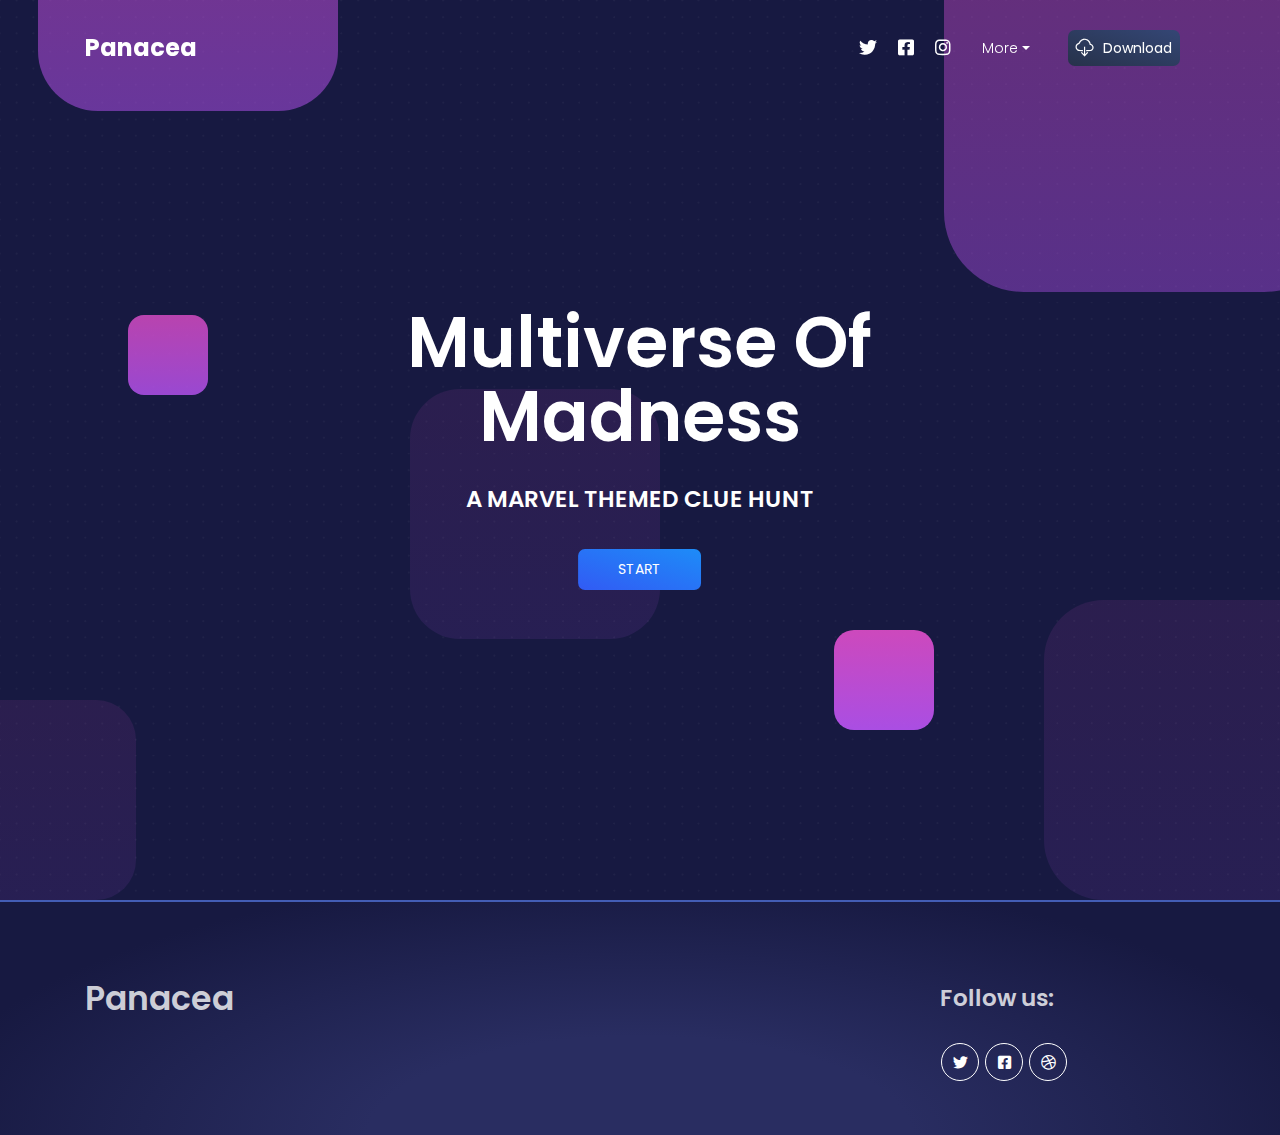
<file: index.html>
<!DOCTYPE html>
<html lang="en">

<head>
  <meta charset="utf-8" />
  <meta name="viewport" content="width=device-width, initial-scale=1, shrink-to-fit=no">
  <link rel="apple-touch-icon" sizes="76x76" href="./assets/img/apple-icon.png">
  <link rel="icon" type="image/png" href="./assets/img/favicon.png">
  <title>
    Multiverse of Madness
  </title>
  <!--     Fonts and icons     -->
  <link href="https://fonts.googleapis.com/css?family=Poppins:200,300,400,600,700,800" rel="stylesheet" />
  <link href="https://use.fontawesome.com/releases/v5.0.6/css/all.css" rel="stylesheet">
  <!-- Nucleo Icons -->
  <link href="./assets/css/nucleo-icons.css" rel="stylesheet" />
  <!-- CSS Files -->
  <link href="./assets/css/blk-design-system.css?v=1.0.0" rel="stylesheet" />
  <!-- CSS Just for demo purpose, don't include it in your project -->
  <link href="./assets/demo/demo.css" rel="stylesheet" />
</head>

<body class="index-page">
  <!-- Navbar -->
  <nav class="navbar navbar-expand-lg fixed-top navbar-transparent " color-on-scroll="100">
    <div class="container">
      <div class="navbar-translate">
        <a style="font-weight: 700; font-size: x-large;" class="navbar-brand" href="#" rel="tooltip" title="Designed and Coded by Team Panacea" data-placement="bottom" >
          Panacea
        </a>
        <button class="navbar-toggler navbar-toggler" type="button" data-toggle="collapse" data-target="#navigation" aria-controls="navigation-index" aria-expanded="false" aria-label="Toggle navigation">
          <span class="navbar-toggler-bar bar1"></span>
          <span class="navbar-toggler-bar bar2"></span>
          <span class="navbar-toggler-bar bar3"></span>
        </button>
      </div>
      <div class="collapse navbar-collapse justify-content-end" id="navigation">
        <div class="navbar-collapse-header">
          <div class="row">
            <div class="col-6 collapse-brand">
              Panacea
            </div>
            <div class="col-6 collapse-close text-right">
              <button type="button" class="navbar-toggler" data-toggle="collapse" data-target="#navigation" aria-controls="navigation-index" aria-expanded="false" aria-label="Toggle navigation">
                <i class="tim-icons icon-simple-remove"></i>
              </button>
            </div>
          </div>
        </div>
        <ul class="navbar-nav">
          <li class="nav-item p-0">
            <a class="nav-link" rel="tooltip" title="Follow us on Twitter" data-placement="bottom" href="#" >
              <i class="fab fa-twitter"></i>
              <p class="d-lg-none d-xl-none">Twitter</p>
            </a>
          </li>
          <li class="nav-item p-0">
            <a class="nav-link" rel="tooltip" title="Like us on Facebook" data-placement="bottom" href="#" >
              <i class="fab fa-facebook-square"></i>
              <p class="d-lg-none d-xl-none">Facebook</p>
            </a>
          </li>
          <li class="nav-item p-0">
            <a class="nav-link" rel="tooltip" title="Follow us on Instagram" data-placement="bottom" href="#" >
              <i class="fab fa-instagram"></i>
              <p class="d-lg-none d-xl-none">Instagram</p>
            </a>
          </li>
          <li class="dropdown nav-item">
            <a href="#" class="dropdown-toggle nav-link" data-toggle="dropdown">
              <i class="fa fa-cogs d-lg-none d-xl-none"></i> More
            </a>
            <div class="dropdown-menu dropdown-with-icons bg-default">
              <a href="https://demos.creative-tim.com/blk-design-system/docs/1.0/getting-started/overview.html" class="dropdown-item">
                <p style="color:whitesmoke;">
                  <i class="tim-icons icon-paper"></i> 
                  Rules and FAQ
                </p>
              </a>
              <a href="examples/register-page.html" class="dropdown-item">
                <p style="color:whitesmoke;">
                  <i class="tim-icons icon-trophy"></i> 
                  Prizes
                </p>
              </a>
            </div>
          </li>
          <li class="nav-item">
            <a class="nav-link btn btn-default d-none d-lg-block" href="javascript:void(0)" onclick="scrollToDownload()">
              <i class="tim-icons icon-cloud-download-93"></i> Download
            </a>
          </li>
        </ul>
      </div>
    </div>
  </nav>
  <!-- End Navbar -->
  <div class="wrapper">
    <div class="page-header header-filter">
      <div class="squares square1"></div>
      <div class="squares square2"></div>
      <div class="squares square3"></div>
      <div class="squares square4"></div>
      <div class="squares square5"></div>
      <div class="squares square6"></div>
      <div class="squares square7"></div>
      <div class="container">
        <div class="content-center brand">
          <h1 class="h1-seo">Multiverse of Madness</h1>
          <h3>A MARVEL THEMED CLUE HUNT </h3>
          <a href="./rounda.html">
            <button type="button" class="btn btn-info">START</button>
          </a>
        </div>
      </div>
    </div>
   
    <footer class="footer">
      <div class="container">
        <div class="row">
          <div class="col-md-3">
            <h1 class="title">Panacea</h1>
          </div>
          <div class="col-md-3">
            <ul class="nav">
              <li class="nav-item">
                <a href="./index.html" class="nav-link">
                </a>
              </li>
              <li class="nav-item">
                <a href="./examples/landing-page.html" class="nav-link">
                </a>
              </li>
              <li class="nav-item">
                <a href="./examples/register-page.html" class="nav-link">
                </a>
              </li>
              <li class="nav-item">
                <a href="./examples/profile-page.html" class="nav-link">
                </a>
              </li>
            </ul>
          </div>
          <div class="col-md-3">
            <ul class="nav">
              <li class="nav-item">
                <a href="https://creative-tim.com/contact-us" class="nav-link">
                </a>
              </li>
              <li class="nav-item">
                <a href="https://creative-tim.com/about-us" class="nav-link">
                </a>
              </li>
              <li class="nav-item">
                <a href="https://creative-tim.com/blog" class="nav-link">
                </a>
              </li>
              <li class="nav-item">
                <a href="https://opensource.org/licenses/MIT" class="nav-link">
                </a>
              </li>
            </ul>
          </div>
          <div class="col-md-3">
            <h3 class="title">Follow us:</h3>
            <div class="btn-wrapper profile">
              <a  href="#" class="btn btn-icon btn-neutral btn-round btn-simple" data-toggle="tooltip" data-original-title="Follow us">
                <i class="fab fa-twitter"></i>
              </a>
              <a  href="#" class="btn btn-icon btn-neutral btn-round btn-simple" data-toggle="tooltip" data-original-title="Like us">
                <i class="fab fa-facebook-square"></i>
              </a>
              <a  href="https://dribbble.com/creativetim" class="btn btn-icon btn-neutral  btn-round btn-simple" data-toggle="tooltip" data-original-title="Follow us">
                <i class="fab fa-dribbble"></i>
              </a>
            </div>
          </div>
        </div>
      </div>
    </footer>
  </div>
  <!--   Core JS Files   -->
  <script src="./assets/js/core/jquery.min.js" type="text/javascript"></script>
  <script src="./assets/js/core/popper.min.js" type="text/javascript"></script>
  <script src="./assets/js/core/bootstrap.min.js" type="text/javascript"></script>
  <script src="./assets/js/plugins/perfect-scrollbar.jquery.min.js"></script>
  <!--  Plugin for Switches, full documentation here: http://www.jque.re/plugins/version3/bootstrap.switch/ -->
  <script src="./assets/js/plugins/bootstrap-switch.js"></script>
  <!--  Plugin for the Sliders, full documentation here: http://refreshless.com/nouislider/ -->
  <script src="./assets/js/plugins/nouislider.min.js" type="text/javascript"></script>
  <!-- Chart JS -->
  <script src="./assets/js/plugins/chartjs.min.js"></script>
  <!--  Plugin for the DatePicker, full documentation here: https://github.com/uxsolutions/bootstrap-datepicker -->
  <script src="./assets/js/plugins/moment.min.js"></script>
  <script src="./assets/js/plugins/bootstrap-datetimepicker.js" type="text/javascript"></script>
  <!-- Black Dashboard DEMO methods, don't include it in your project! -->
  <script src="./assets/demo/demo.js"></script>
  <!-- Control Center for Black UI Kit: parallax effects, scripts for the example pages etc -->
  <script src="./assets/js/blk-design-system.min.js?v=1.0.0" type="text/javascript"></script>
  <script>
    $(document).ready(function() {
      blackKit.initDatePicker();
      blackKit.initSliders();
    });

    function scrollToDownload() {

      if ($('.section-download').length != 0) {
        $("html, body").animate({
          scrollTop: $('.section-download').offset().top
        }, 1000);
      }
    }
  </script>
</body>

</html>
</file>
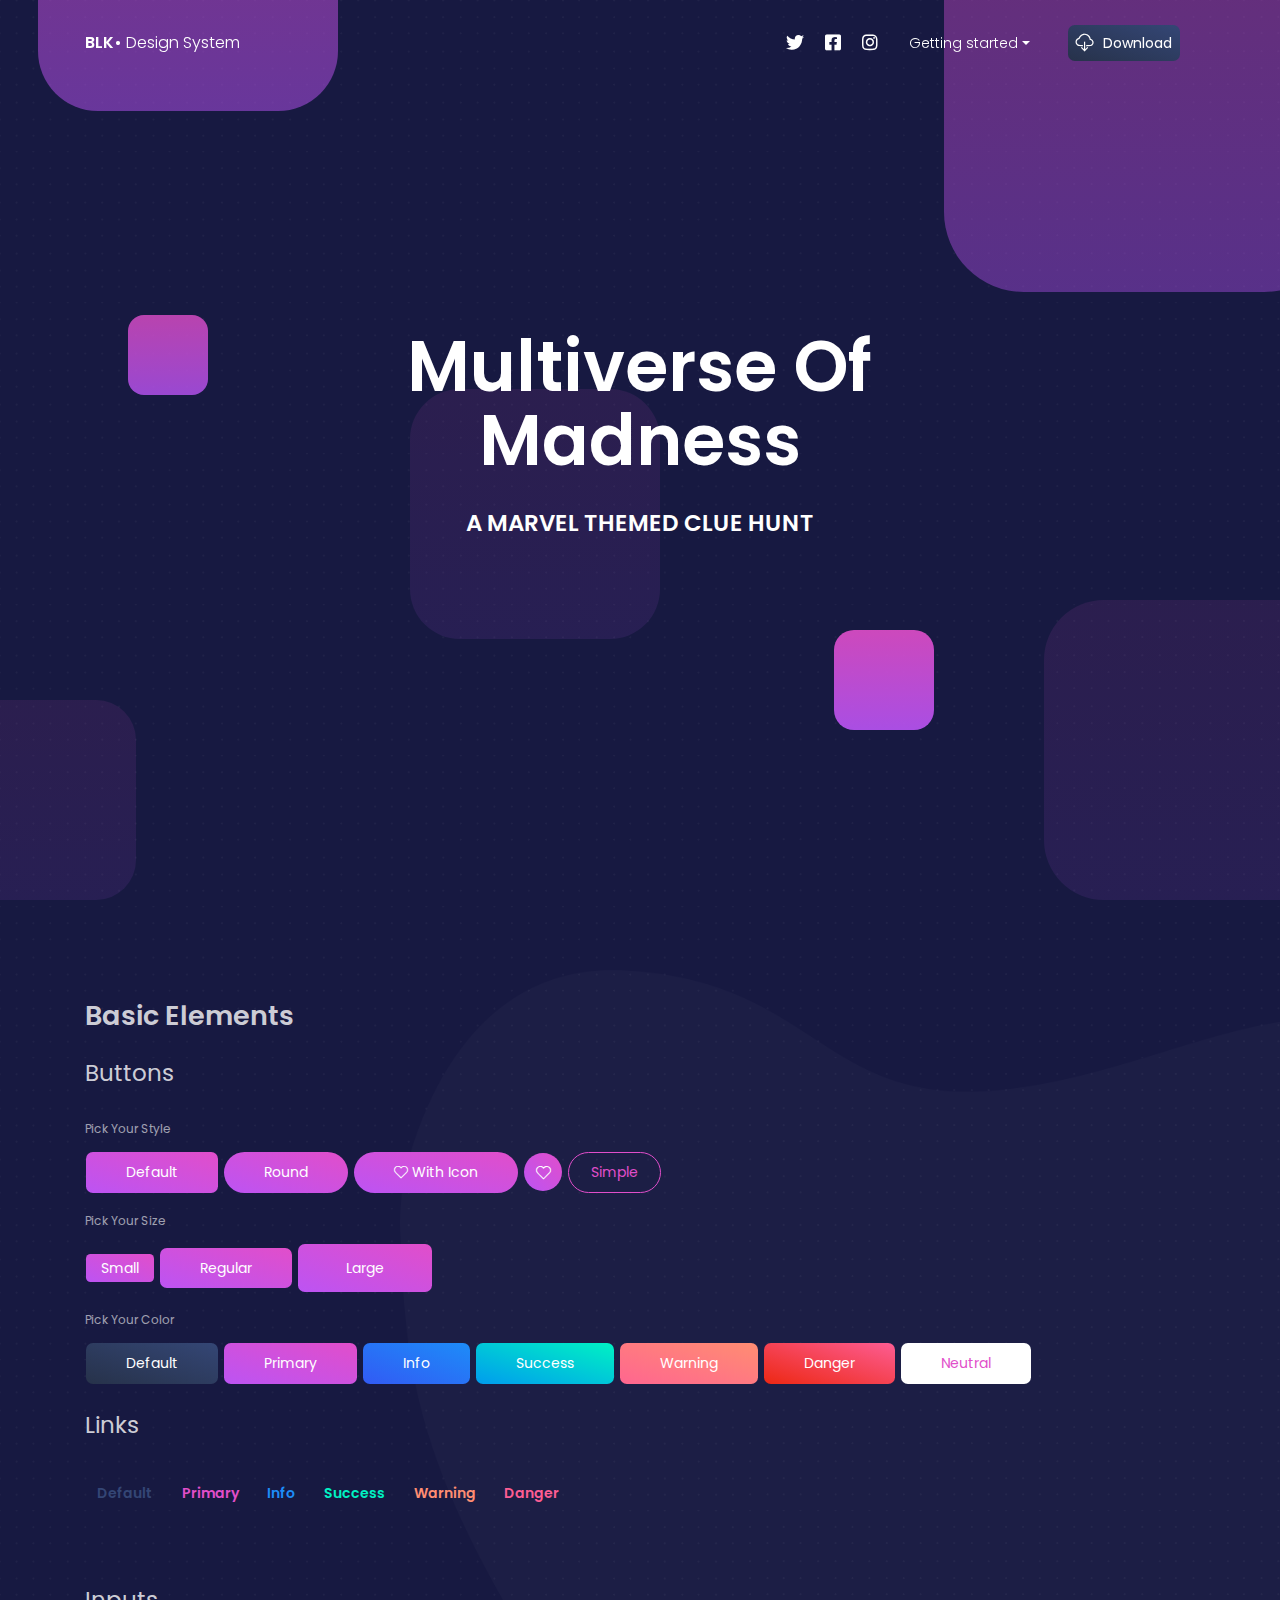
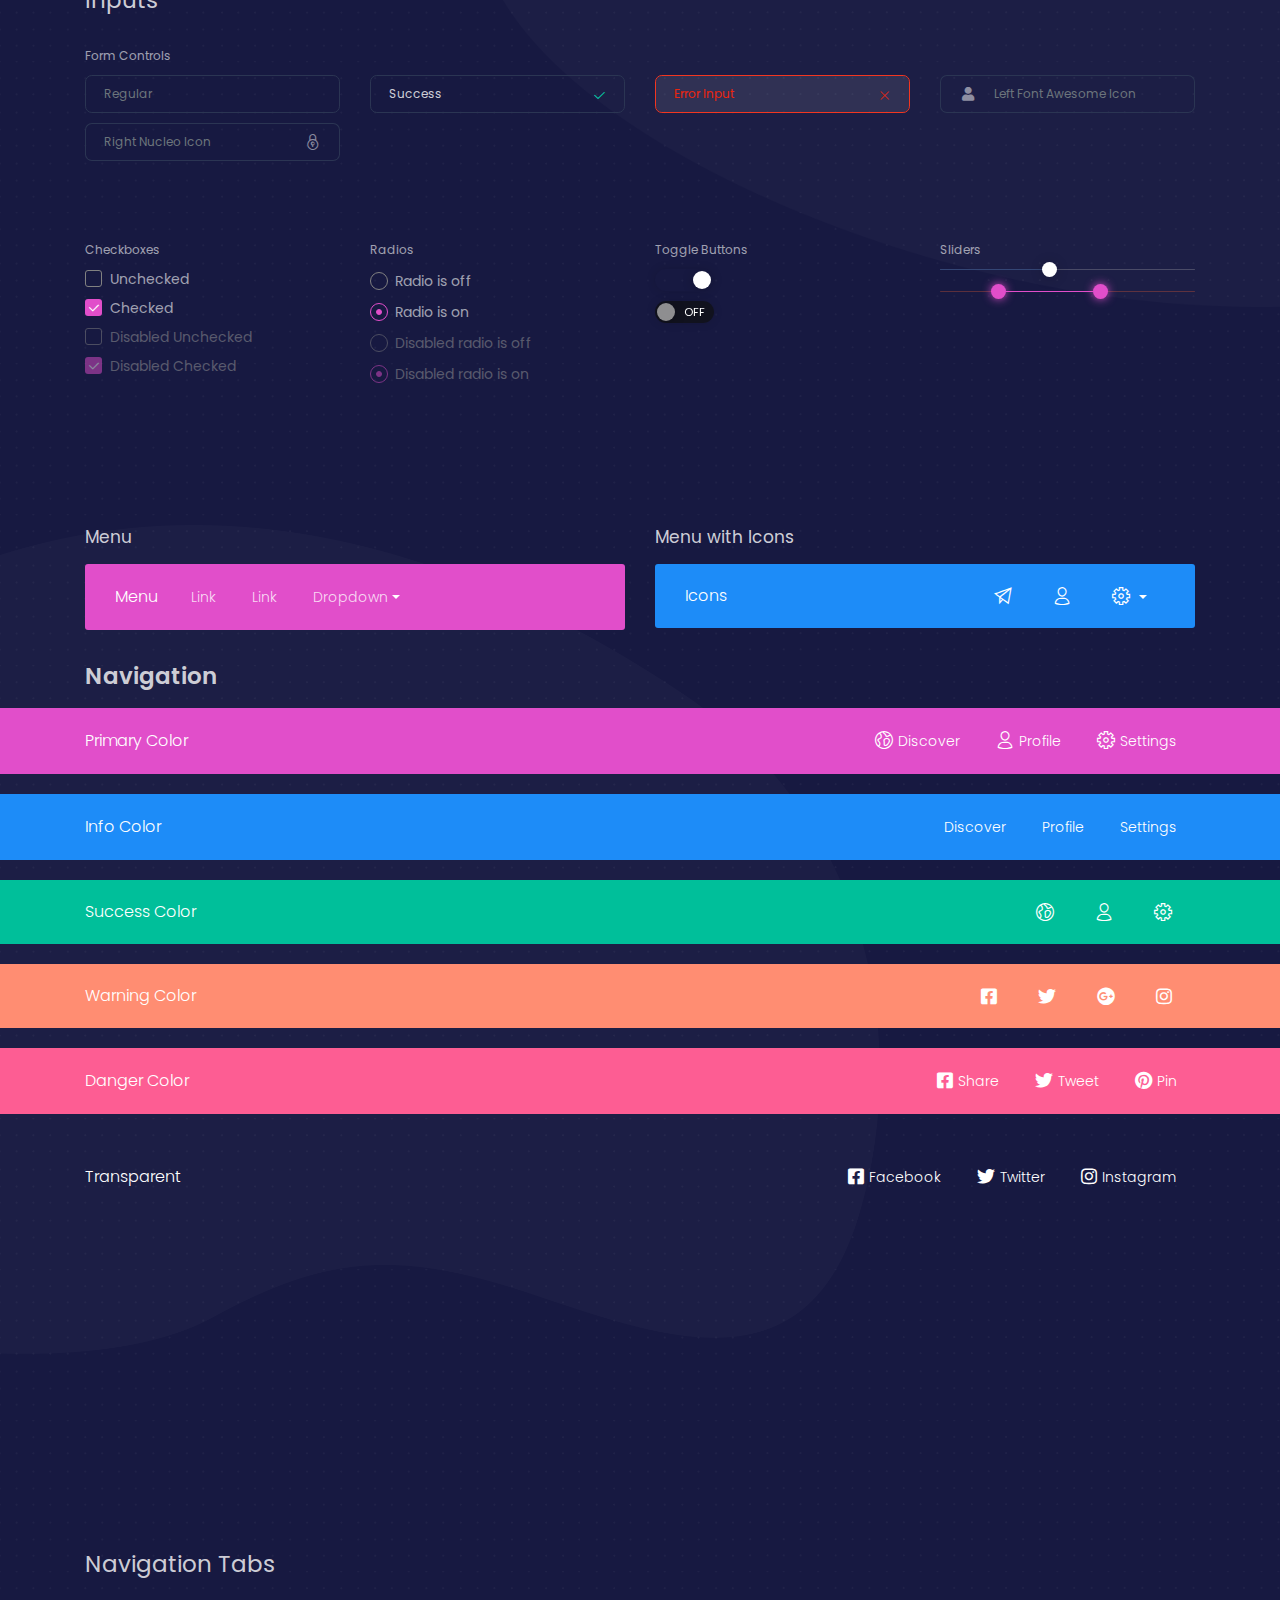
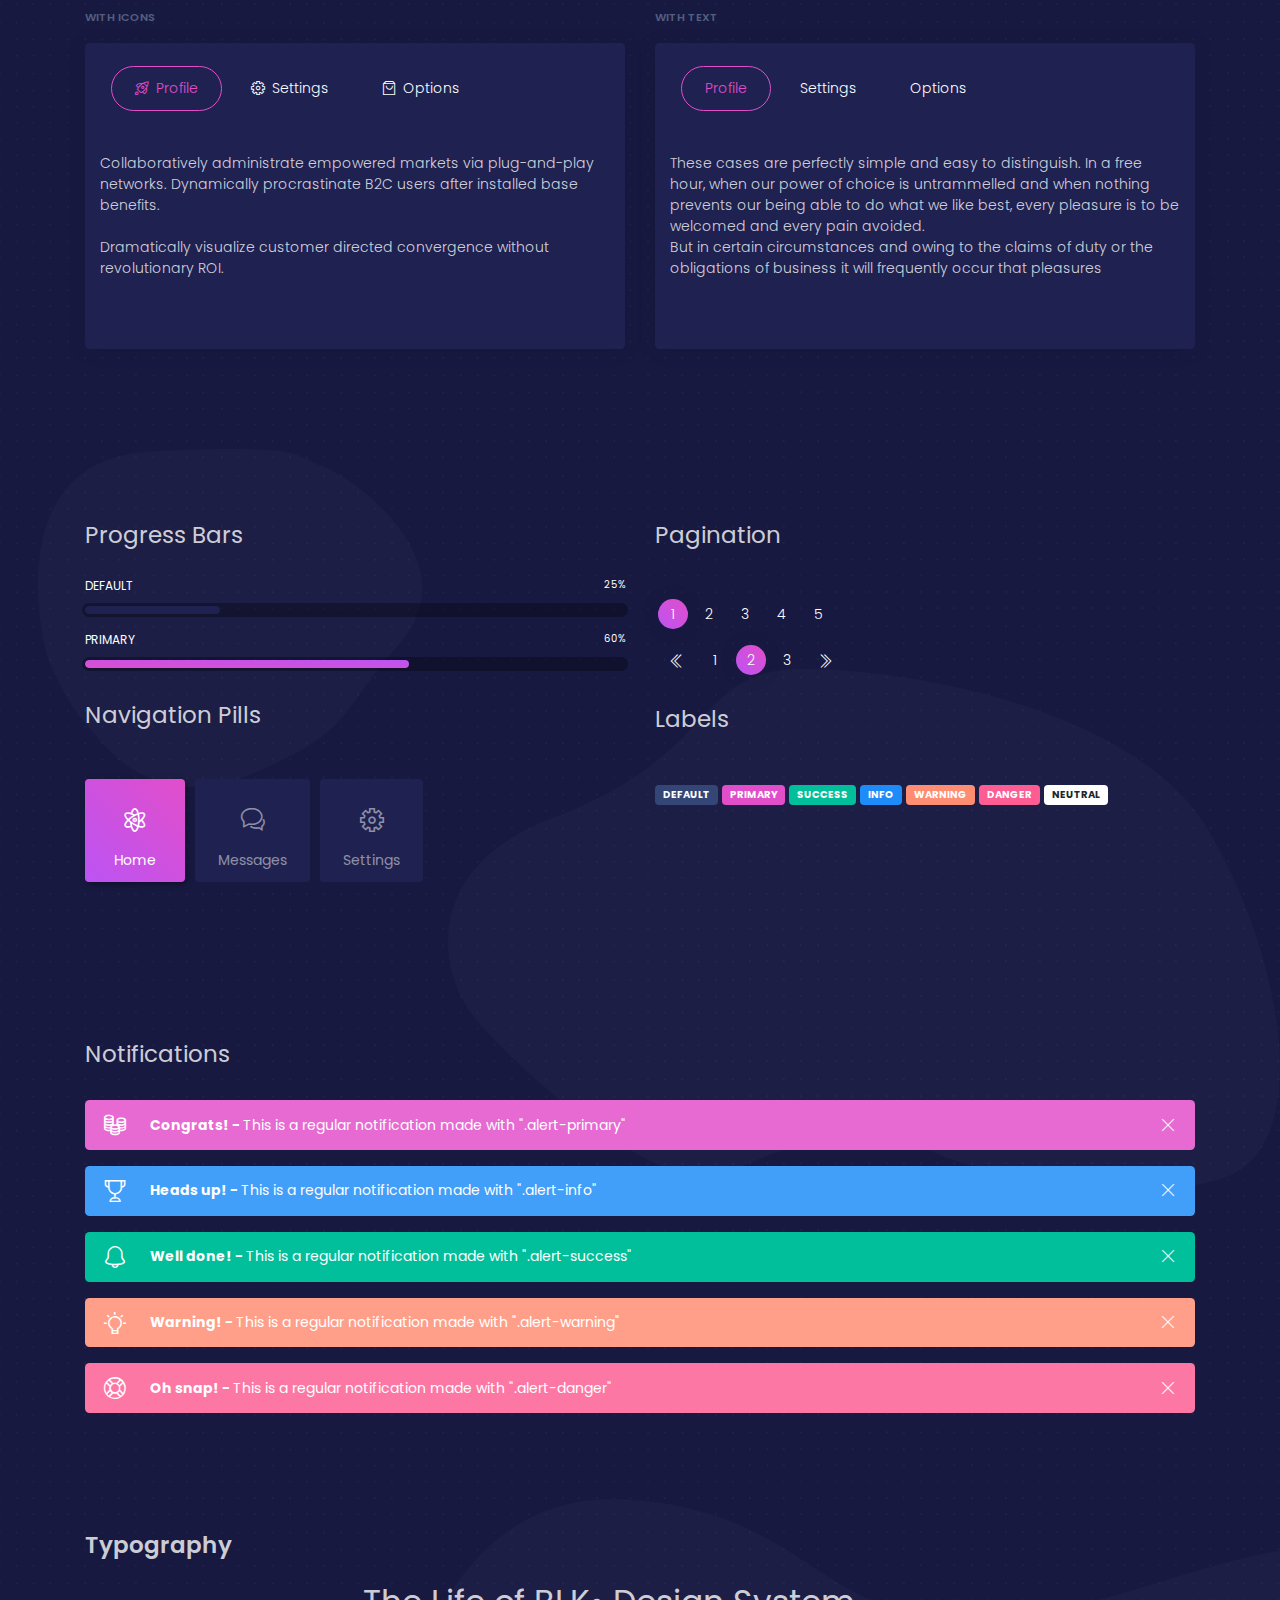
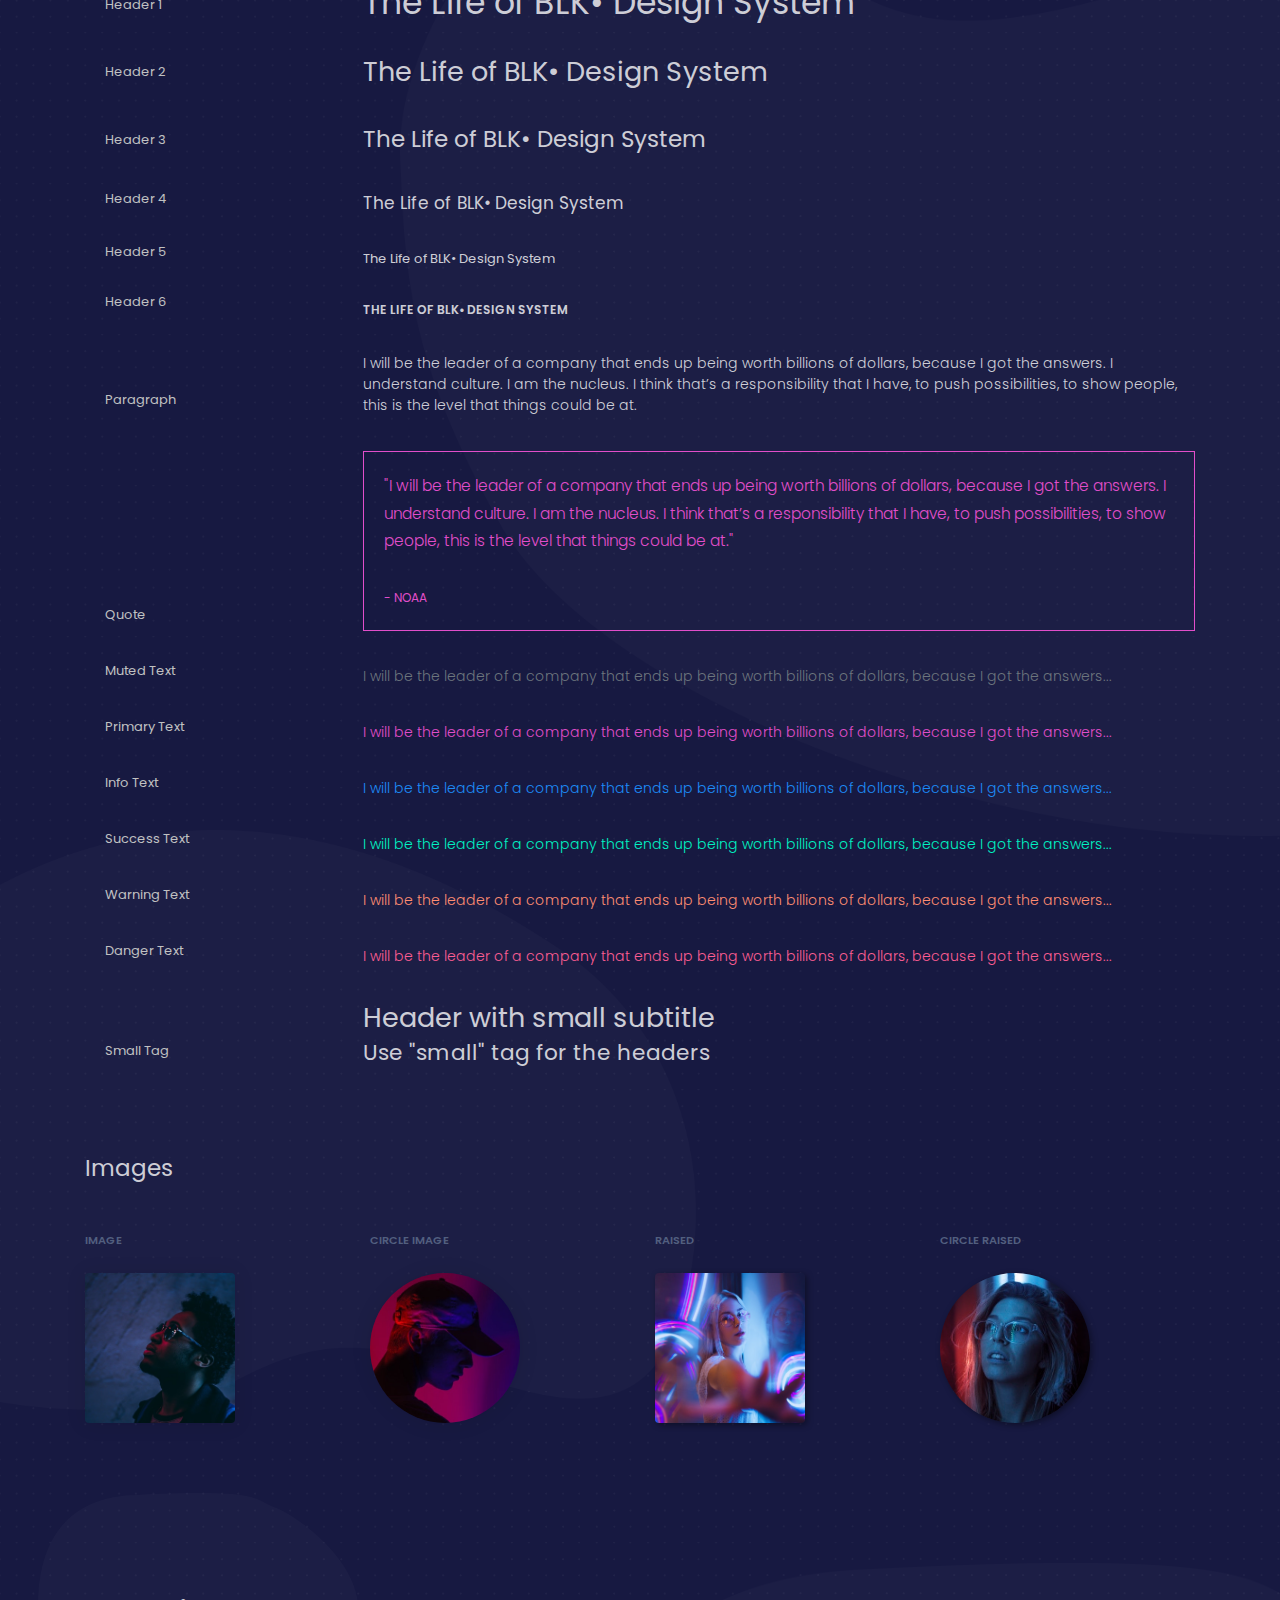
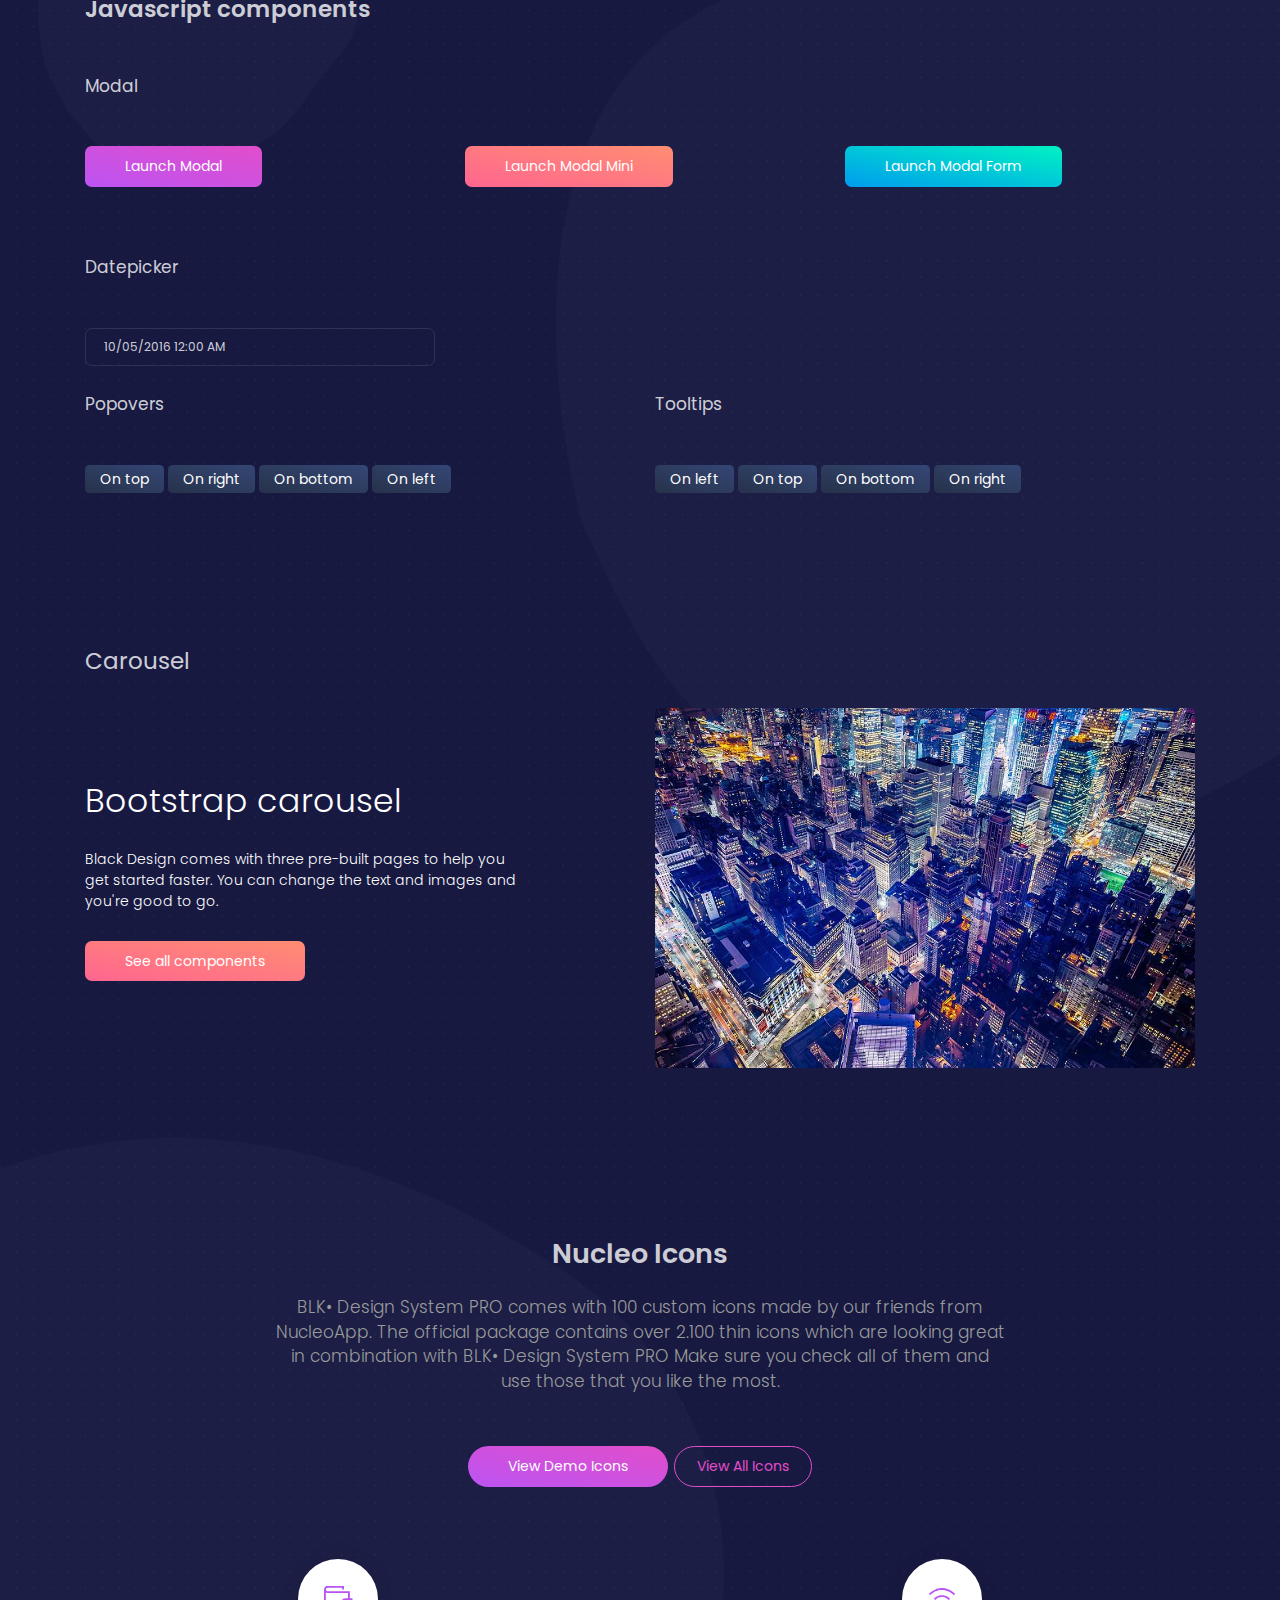
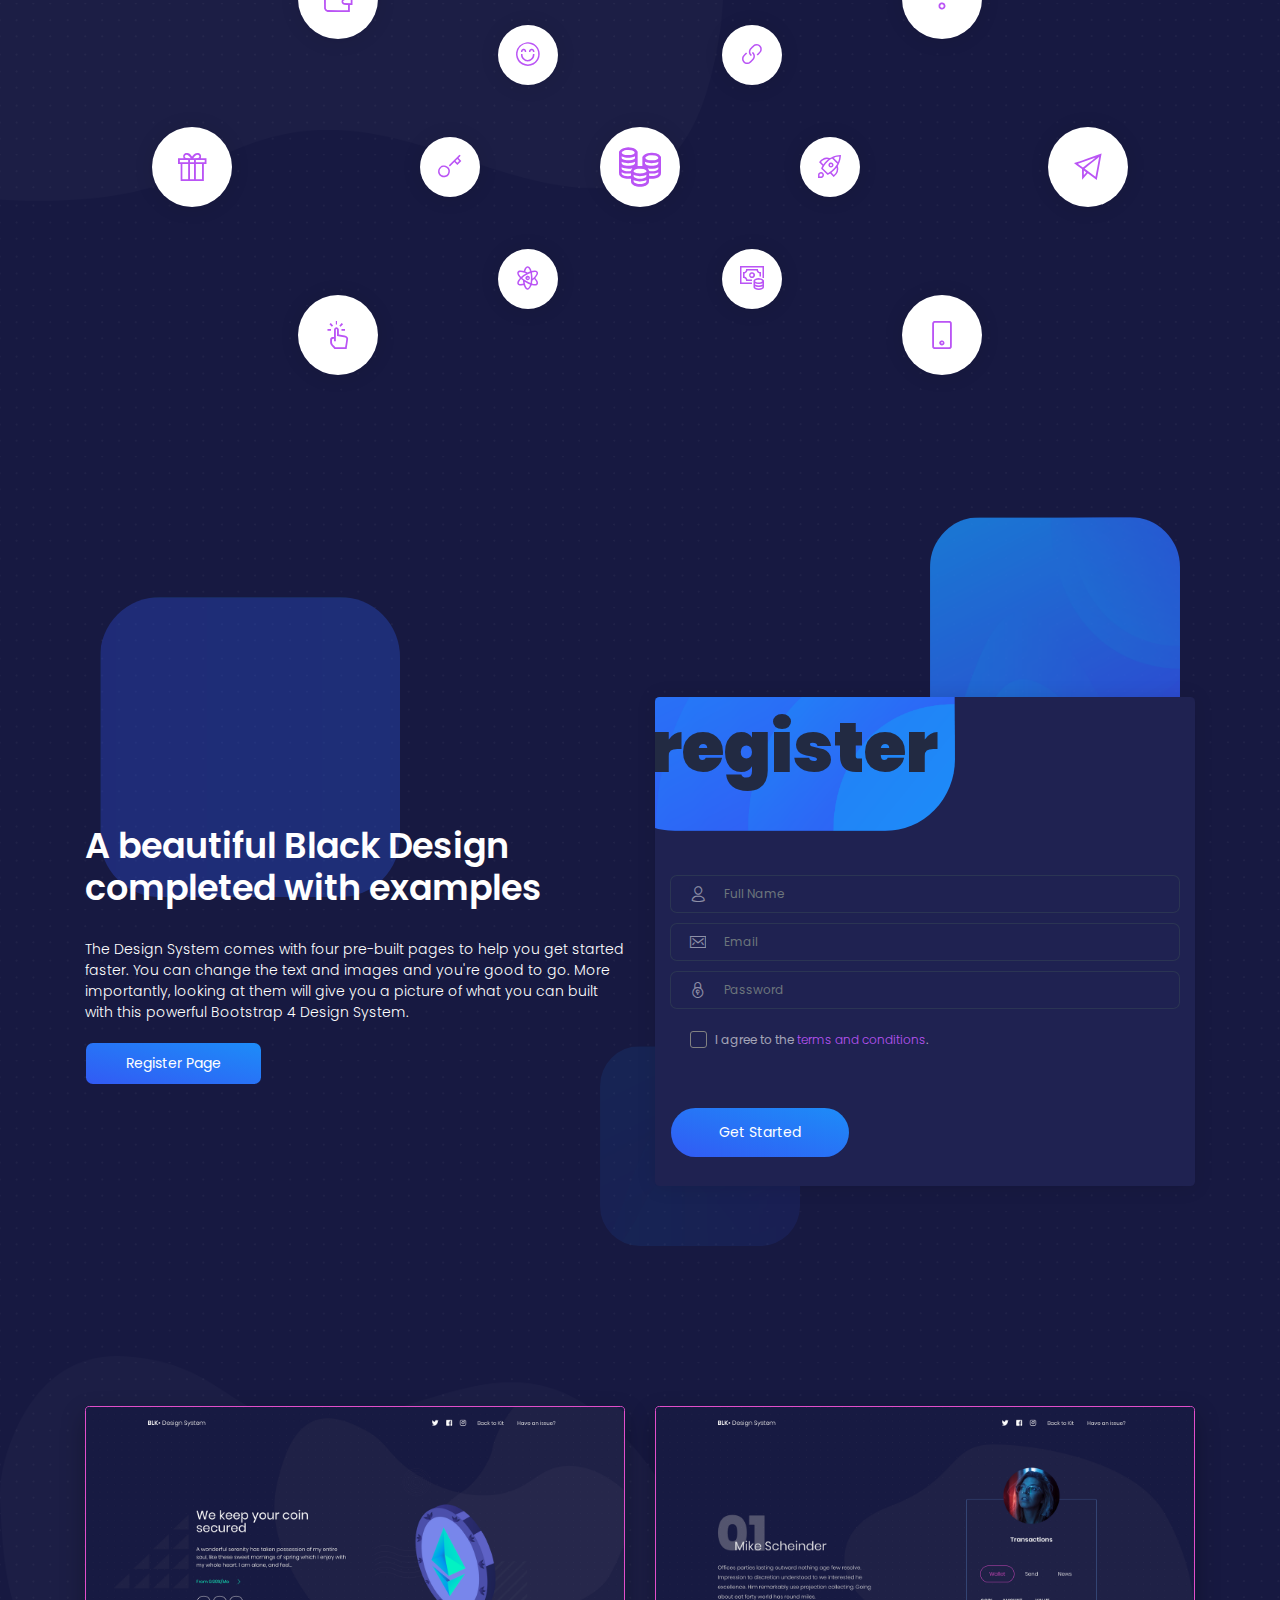
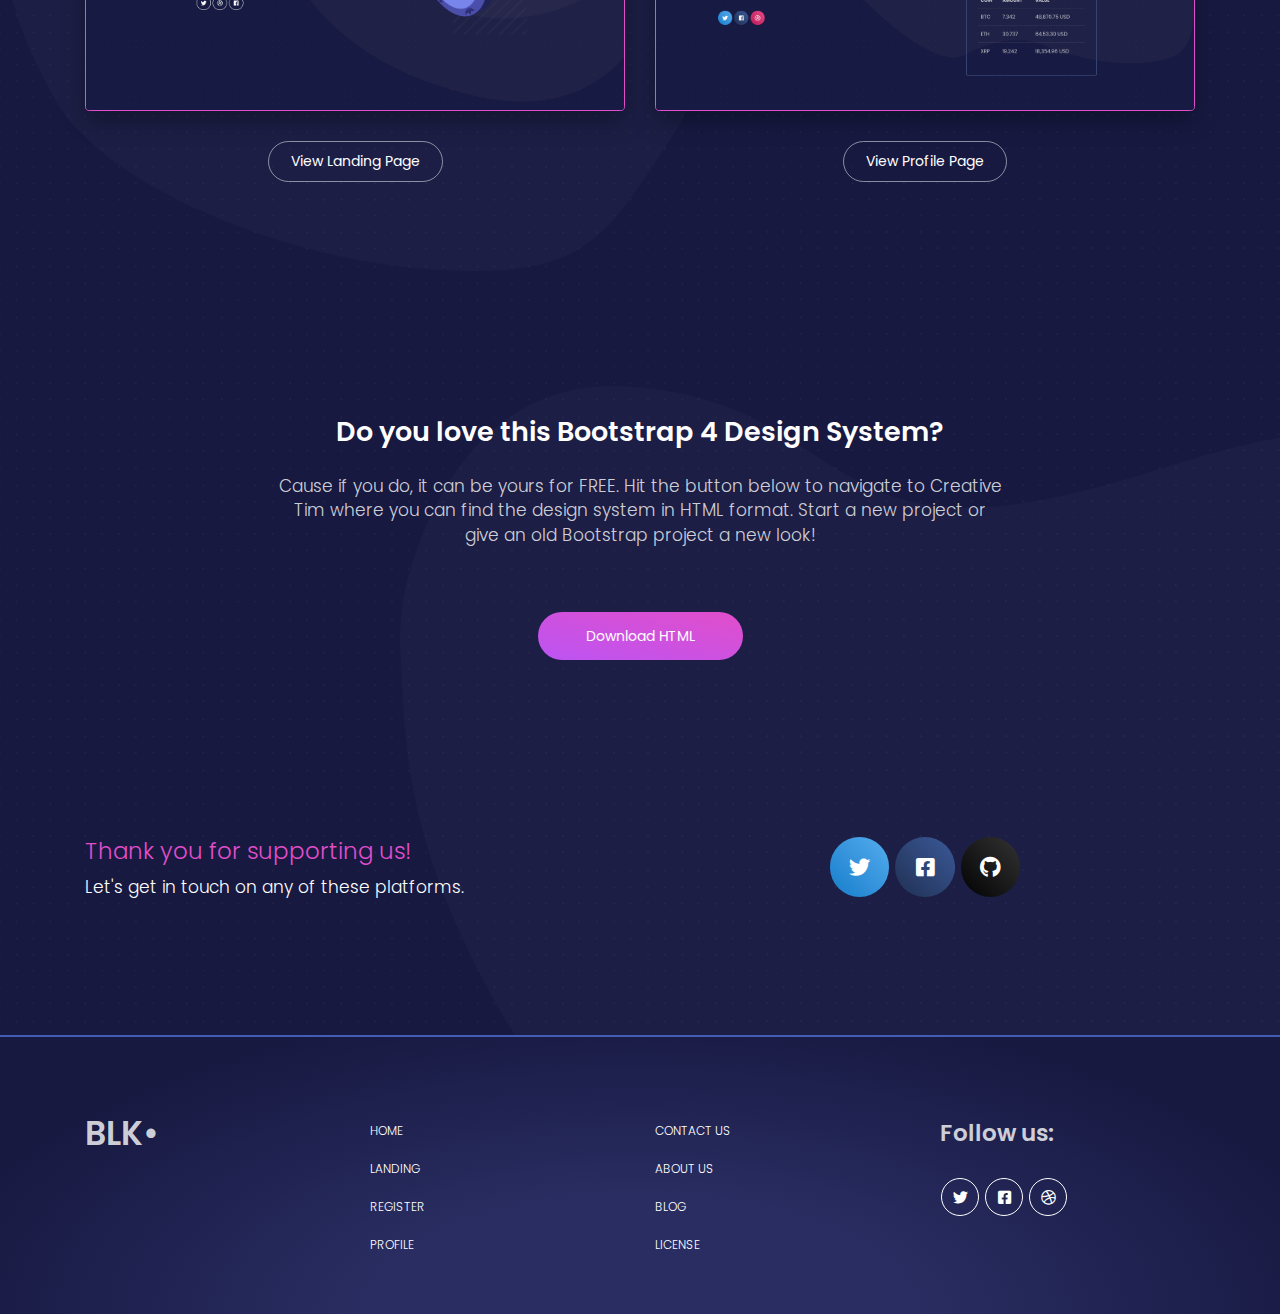
<file: index copy.html>
<!--
=========================================================
* BLK Design System- v1.0.0
=========================================================

* Product Page: https://www.creative-tim.com/product/blk-design-system
* Copyright 2019 Creative Tim (https://www.creative-tim.com)
* Licensed under MIT

* Coded by Creative Tim

=========================================================

* The above copyright notice and this permission notice shall be included in all copies or substantial portions of the Software.
 -->

<!DOCTYPE html>
<html lang="en">

<head>
  <meta charset="utf-8" />
  <meta name="viewport" content="width=device-width, initial-scale=1, shrink-to-fit=no">
  <link rel="apple-touch-icon" sizes="76x76" href="./assets/img/apple-icon.png">
  <link rel="icon" type="image/png" href="./assets/img/favicon.png">
  <title>
    Multiverse of Madness
  </title>
  <!--     Fonts and icons     -->
  <link href="https://fonts.googleapis.com/css?family=Poppins:200,300,400,600,700,800" rel="stylesheet" />
  <link href="https://use.fontawesome.com/releases/v5.0.6/css/all.css" rel="stylesheet">
  <!-- Nucleo Icons -->
  <link href="./assets/css/nucleo-icons.css" rel="stylesheet" />
  <!-- CSS Files -->
  <link href="./assets/css/blk-design-system.css?v=1.0.0" rel="stylesheet" />
  <!-- CSS Just for demo purpose, don't include it in your project -->
  <link href="./assets/demo/demo.css" rel="stylesheet" />
</head>

<body class="index-page">
  <!-- Navbar -->
  <nav class="navbar navbar-expand-lg fixed-top navbar-transparent " color-on-scroll="100">
    <div class="container">
      <div class="navbar-translate">
        <a class="navbar-brand" href="https://demos.creative-tim.com/blk-design-system/index.html" rel="tooltip" title="Designed and Coded by Creative Tim" data-placement="bottom" >
          <span>BLK•</span> Design System
        </a>
        <button class="navbar-toggler navbar-toggler" type="button" data-toggle="collapse" data-target="#navigation" aria-controls="navigation-index" aria-expanded="false" aria-label="Toggle navigation">
          <span class="navbar-toggler-bar bar1"></span>
          <span class="navbar-toggler-bar bar2"></span>
          <span class="navbar-toggler-bar bar3"></span>
        </button>
      </div>
      <div class="collapse navbar-collapse justify-content-end" id="navigation">
        <div class="navbar-collapse-header">
          <div class="row">
            <div class="col-6 collapse-brand">
              <a>
                Panacea
              </a>
            </div>
            <div class="col-6 collapse-close text-right">
              <button type="button" class="navbar-toggler" data-toggle="collapse" data-target="#navigation" aria-controls="navigation-index" aria-expanded="false" aria-label="Toggle navigation">
                <i class="tim-icons icon-simple-remove"></i>
              </button>
            </div>
          </div>
        </div>
        <ul class="navbar-nav">
          <li class="nav-item p-0">
            <a class="nav-link" rel="tooltip" title="Follow us on Twitter" data-placement="bottom" href="#" >
              <i class="fab fa-twitter"></i>
              <p class="d-lg-none d-xl-none">Twitter</p>
            </a>
          </li>
          <li class="nav-item p-0">
            <a class="nav-link" rel="tooltip" title="Like us on Facebook" data-placement="bottom" href="#" >
              <i class="fab fa-facebook-square"></i>
              <p class="d-lg-none d-xl-none">Facebook</p>
            </a>
          </li>
          <li class="nav-item p-0">
            <a class="nav-link" rel="tooltip" title="Follow us on Instagram" data-placement="bottom" href="#" >
              <i class="fab fa-instagram"></i>
              <p class="d-lg-none d-xl-none">Instagram</p>
            </a>
          </li>
          <li class="dropdown nav-item">
            <a href="#" class="dropdown-toggle nav-link" data-toggle="dropdown">
              <i class="fa fa-cogs d-lg-none d-xl-none"></i> Getting started
            </a>
            <div class="dropdown-menu dropdown-with-icons">
              <a href="https://demos.creative-tim.com/blk-design-system/docs/1.0/getting-started/overview.html" class="dropdown-item">
                <i class="tim-icons icon-paper"></i> Documentation
              </a>
              <a href="examples/register-page.html" class="dropdown-item">
                <i class="tim-icons icon-bullet-list-67"></i>Register Page
              </a>
              <a href="examples/landing-page.html" class="dropdown-item">
                <i class="tim-icons icon-image-02"></i>Landing Page
              </a>
              <a href="examples/profile-page.html" class="dropdown-item">
                <i class="tim-icons icon-single-02"></i>Profile Page
              </a>
            </div>
          </li>
          <li class="nav-item">
            <a class="nav-link btn btn-default d-none d-lg-block" href="javascript:void(0)" onclick="scrollToDownload()">
              <i class="tim-icons icon-cloud-download-93"></i> Download
            </a>
          </li>
        </ul>
      </div>
    </div>
  </nav>
  <!-- End Navbar -->
  <div class="wrapper">
    <div class="page-header header-filter">
      <div class="squares square1"></div>
      <div class="squares square2"></div>
      <div class="squares square3"></div>
      <div class="squares square4"></div>
      <div class="squares square5"></div>
      <div class="squares square6"></div>
      <div class="squares square7"></div>
      <div class="container">
        <div class="content-center brand">
          <h1 class="h1-seo">Multiverse of Madness</h1>
          <h3>A MARVEL THEMED CLUE HUNT </h3>
        </div>
      </div>
    </div>
    <div class="main">
      <div class="section section-basic" id="basic-elements">
        <img src="assets/img/path1.png" class="path">
        <div class="container">
          <h2 class="title">Basic Elements</h2>
          <h3>Buttons</h3>
          <p class="category">Pick your style</p>
          <div class="row">
            <div class="col-md-10">
              <button class="btn btn-primary" type="button">Default</button>
              <button class="btn btn-primary btn-round" type="button">Round</button>
              <button class="btn btn-primary btn-round" type="button">
                <i class="tim-icons icon-heart-2"></i> With Icon
              </button>
              <button class="btn btn-primary btn-icon btn-round" type="button">
                <i class="tim-icons icon-heart-2"></i>
              </button>
              <button class="btn btn-primary btn-simple btn-round" type="button">Simple</button>
            </div>
          </div>
          <p class="category">Pick your size</p>
          <div class="row">
            <div class="col-md-10">
              <button class="btn btn-primary btn-sm">Small</button>
              <button class="btn btn-primary">Regular</button>
              <button class="btn btn-primary btn-lg">Large</button>
            </div>
          </div>
          <p class="category">Pick your color</p>
          <div class="row">
            <div class="col-md-12">
              <button class="btn">Default</button>
              <button class="btn btn-primary">Primary</button>
              <button class="btn btn-info">Info</button>
              <button class="btn btn-success">Success</button>
              <button class="btn btn-warning">Warning</button>
              <button class="btn btn-danger">Danger</button>
              <button class="btn btn-neutral">Neutral</button>
            </div>
          </div>
          <br/>
          <h3>Links</h3>
          <div class="row">
            <div class="col-md-8">
              <button class="btn btn-link">Default</button>
              <button class="btn btn-link btn-primary ">Primary</button>
              <button class="btn btn-link btn-info">Info</button>
              <button class="btn btn-link btn-success">Success</button>
              <button class="btn btn-link btn-warning">Warning</button>
              <button class="btn btn-link btn-danger">Danger</button>
            </div>
          </div>
          <div class="space-70"></div>
          <div id="inputs">
            <h3>Inputs</h3>
            <p class="category">Form Controls</p>
            <div class="row">
              <div class="col-sm-6 col-lg-3">
                <div class="form-group">
                  <input type="text" value="" placeholder="Regular" class="form-control" />
                </div>
              </div>
              <div class="col-sm-6 col-lg-3">
                <div class="form-group has-success">
                  <input type="text" value="Success" class="form-control form-control-success" />
                </div>
              </div>
              <div class="col-sm-6 col-lg-3">
                <div class="form-group has-danger">
                  <input type="email" value="Error Input" class="form-control form-control-danger" />
                </div>
              </div>
              <div class="col-sm-6 col-lg-3">
                <div class="input-group">
                  <div class="input-group-prepend">
                    <span class="input-group-text"><i class="fa fa-user"></i></span>
                  </div>
                  <input type="text" class="form-control" placeholder="Left Font Awesome Icon">
                </div>
              </div>
              <div class="col-sm-6 col-lg-3">
                <div class="input-group">
                  <input type="text" class="form-control" placeholder="Right Nucleo Icon">
                  <div class="input-group-append">
                    <span class="input-group-text"><i class="tim-icons icon-lock-circle"></i></span>
                  </div>
                </div>
              </div>
            </div>
          </div>
          <div class="space-70"></div>
          <div class="row" id="checkRadios">
            <div class="col-sm-6 col-lg-3">
              <p class="category">Checkboxes</p>
              <div class="form-check">
                <label class="form-check-label">
                  <input class="form-check-input" type="checkbox">
                  <span class="form-check-sign"></span>
                  Unchecked
                </label>
              </div>
              <div class="form-check">
                <label class="form-check-label">
                  <input class="form-check-input" type="checkbox" checked>
                  <span class="form-check-sign"></span>
                  Checked
                </label>
              </div>
              <div class="form-check disabled">
                <label class="form-check-label">
                  <input class="form-check-input" type="checkbox" disabled>
                  <span class="form-check-sign"></span>
                  Disabled Unchecked
                </label>
              </div>
              <div class="form-check disabled">
                <label class="form-check-label">
                  <input class="form-check-input" type="checkbox" checked disabled>
                  <span class="form-check-sign"></span>
                  Disabled Checked
                </label>
              </div>
            </div>
            <div class="col-sm-6 col-lg-3">
              <p class="category">Radios</p>
              <div class="form-check form-check-radio">
                <label class="form-check-label">
                  <input class="form-check-input" type="radio" name="exampleRadios" id="exampleRadios1" value="option1">
                  <span class="form-check-sign"></span>
                  Radio is off
                </label>
              </div>
              <div class="form-check form-check-radio">
                <label class="form-check-label">
                  <input class="form-check-input" type="radio" name="exampleRadios" id="exampleRadios1" value="option2" checked>
                  <span class="form-check-sign"></span>
                  Radio is on
                </label>
              </div>
              <div class="form-check form-check-radio disabled">
                <label class="form-check-label">
                  <input class="form-check-input" type="radio" name="exampleRadios1" id="exampleRadios2" value="option3" disabled>
                  <span class="form-check-sign"></span>
                  Disabled radio is off
                </label>
              </div>
              <div class="form-check form-check-radio disabled">
                <label class="form-check-label">
                  <input class="form-check-input" type="radio" name="exampleRadios1" id="exampleRadios2" value="option4" disabled checked>
                  <span class="form-check-sign"></span>
                  Disabled radio is on
                </label>
              </div>
            </div>
            <div class="col-sm-6 col-lg-3">
              <p class="category">Toggle Buttons</p>
              <input type="checkbox" name="checkbox" class="bootstrap-switch" checked/>
              <br>
              <input type="checkbox" name="checkbox" class="bootstrap-switch" data-on-label="ON" data-off-label="OFF" />
            </div>
            <div class="col-sm-6 col-lg-3">
              <p class="category">Sliders</p>
              <div id="sliderRegular" class="slider"></div>
              <br>
              <div id="sliderDouble" class="slider slider-primary"></div>
            </div>
          </div>
        </div>
      </div>
      <div class="section section-navbars">
        <img src="assets/img/path3.png" class="path">
        <div class="container" id="menu-dropdown">
          <div class="row">
            <div class="col-md-6">
              <h4>Menu</h4>
              <nav class="navbar navbar-expand-lg bg-primary">
                <div class="container">
                  <a class="navbar-brand" href="#">Menu</a>
                  <button class="navbar-toggler" type="button" data-toggle="collapse" data-target="#example-navbar" aria-controls="navbarSupportedContent" aria-expanded="false" aria-label="Toggle navigation">
                    <span class="navbar-toggler-bar bar1"></span>
                    <span class="navbar-toggler-bar bar2"></span>
                    <span class="navbar-toggler-bar bar3"></span>
                  </button>
                  <div class="collapse navbar-collapse" id="example-navbar">
                    <ul class="navbar-nav">
                      <li class="nav-item active">
                        <a class="nav-link" href="#">
                          <p>Link</p>
                        </a>
                      </li>
                      <li class="nav-item">
                        <a class="nav-link" href="#">
                          <p>Link</p>
                        </a>
                      </li>
                      <li class="nav-item dropdown">
                        <a class="nav-link dropdown-toggle" href="http://example.com" id="navbarDropdownMenuLink" data-toggle="dropdown" aria-haspopup="true" aria-expanded="false">
                          <p>
                            Dropdown
                          </p>
                        </a>
                        <div class="dropdown-menu" aria-labelledby="navbarDropdownMenuLink">
                          <a class="dropdown-item" href="#">Action</a>
                          <a class="dropdown-item" href="#">Another action</a>
                          <a class="dropdown-item" href="#">Something else here</a>
                        </div>
                      </li>
                    </ul>
                  </div>
                </div>
              </nav>
            </div>
            <div class="col-md-6">
              <h4>Menu with Icons</h4>
              <nav class="navbar navbar-expand-lg bg-info">
                <div class="container">
                  <a class="navbar-brand" href="#">Icons</a>
                  <button class="navbar-toggler" type="button" data-toggle="collapse" data-target="#example-navbar-icons" aria-controls="navbarSupportedContent" aria-expanded="false" aria-label="Toggle navigation">
                    <span class="navbar-toggler-bar bar1"></span>
                    <span class="navbar-toggler-bar bar2"></span>
                    <span class="navbar-toggler-bar bar3"></span>
                  </button>
                  <div class="collapse navbar-collapse" id="example-navbar-icons">
                    <ul class="navbar-nav ml-auto">
                      <li class="nav-item">
                        <a class="nav-link" href="#pablo"><i class="tim-icons icon-send" aria-hidden="true"></i></a>
                      </li>
                      <li class="nav-item">
                        <a class="nav-link" href="#pablo"><i class="tim-icons icon-single-02" aria-hidden="true"></i></a>
                      </li>
                      <li class="nav-item dropdown">
                        <a href="#" class="nav-link dropdown-toggle" id="navbarDropdownMenuLink" data-toggle="dropdown">
                          <i class="tim-icons icon-settings-gear-63" aria-hidden="true"></i>
                        </a>
                        <div class="dropdown-menu dropdown-menu-right" aria-labelledby="navbarDropdownMenuLink">
                          <a class="dropdown-header">Dropdown header</a>
                          <a class="dropdown-item" href="#">Action</a>
                          <a class="dropdown-item" href="#">Another action</a>
                          <a class="dropdown-item" href="#">Something else here</a>
                          <div class="divider"></div>
                          <a class="dropdown-item" href="#">Separated link</a>
                          <div class="divider"></div>
                          <a class="dropdown-item" href="#">One more separated link</a>
                        </div>
                      </li>
                    </ul>
                  </div>
                </div>
              </nav>
            </div>
          </div>
          <h3 class="title mb-3">Navigation</h3>
        </div>
        <div id="navbar">
          <div class="navigation-example">
            <!-- Navbar Primary  -->
            <nav class="navbar navbar-expand-lg bg-primary">
              <div class="container">
                <div class="navbar-translate">
                  <a class="navbar-brand" href="#pablo">Primary color</a>
                  <button class="navbar-toggler" type="button" data-toggle="collapse" data-target="#example-navbar-primary" aria-controls="navbarSupportedContent" aria-expanded="false" aria-label="Toggle navigation">
                    <span class="navbar-toggler-bar bar1"></span>
                    <span class="navbar-toggler-bar bar2"></span>
                    <span class="navbar-toggler-bar bar3"></span>
                  </button>
                </div>
                <div class="collapse navbar-collapse" id="example-navbar-primary">
                  <ul class="navbar-nav ml-auto">
                    <li class="nav-item active">
                      <a class="nav-link" href="#pablo">
                        <i class="tim-icons icon-world"></i> Discover
                      </a>
                    </li>
                    <li class="nav-item">
                      <a class="nav-link" href="#pablo">
                        <i class="tim-icons icon-single-02"></i> Profile
                      </a>
                    </li>
                    <li class="nav-item">
                      <a class="nav-link" href="#pablo">
                        <i class="tim-icons icon-settings-gear-63"></i> Settings
                      </a>
                    </li>
                  </ul>
                </div>
              </div>
            </nav>
            <!-- End Navbar Primary -->
            <!-- Navbar Info -->
            <nav class="navbar navbar-expand-lg bg-info">
              <div class="container">
                <div class="navbar-translate">
                  <a class="navbar-brand" href="#pablo">Info Color</a>
                  <button class="navbar-toggler" type="button" data-toggle="collapse" data-target="#example-navbar-info" aria-controls="navbarSupportedContent" aria-expanded="false" aria-label="Toggle navigation">
                    <span class="navbar-toggler-bar bar1"></span>
                    <span class="navbar-toggler-bar bar2"></span>
                    <span class="navbar-toggler-bar bar3"></span>
                  </button>
                </div>
                <div class="collapse navbar-collapse" id="example-navbar-info">
                  <ul class="navbar-nav ml-auto">
                    <li class="nav-item active">
                      <a class="nav-link" href="#pablo">
                        Discover
                      </a>
                    </li>
                    <li class="nav-item">
                      <a class="nav-link" href="#pablo">
                        Profile
                      </a>
                    </li>
                    <li class="nav-item">
                      <a class="nav-link" href="#pablo">
                        Settings
                      </a>
                    </li>
                  </ul>
                </div>
              </div>
            </nav>
            <!-- End Navbar Info -->
            <!-- Navbar Success -->
            <nav class="navbar navbar-expand-lg bg-success">
              <div class="container">
                <div class="navbar-translate">
                  <a class="navbar-brand" href="#">Success Color</a>
                  <button class="navbar-toggler" type="button" data-toggle="collapse" data-target="#example-navbar-success" aria-controls="navbarSupportedContent" aria-expanded="false" aria-label="Toggle navigation">
                    <span class="navbar-toggler-bar bar1"></span>
                    <span class="navbar-toggler-bar bar2"></span>
                    <span class="navbar-toggler-bar bar3"></span>
                  </button>
                </div>
                <div class="collapse navbar-collapse" id="example-navbar-success">
                  <ul class="navbar-nav ml-auto">
                    <li class="nav-item active">
                      <a class="nav-link" href="#pablo">
                        <i class="tim-icons icon-world"></i>
                      </a>
                    </li>
                    <li class="nav-item">
                      <a class="nav-link" href="#pablo">
                        <i class="tim-icons icon-single-02"></i>
                      </a>
                    </li>
                    <li class="nav-item">
                      <a class="nav-link" href="#pablo">
                        <i class="tim-icons icon-settings-gear-63"></i>
                      </a>
                    </li>
                  </ul>
                </div>
              </div>
            </nav>
            <!-- End Navbar Success -->
            <!-- Navbar Warning -->
            <nav class="navbar navbar-expand-lg bg-warning">
              <div class="container">
                <div class="navbar-translate">
                  <a class="navbar-brand" href="#pablo">Warning Color</a>
                  <button class="navbar-toggler" type="button" data-toggle="collapse" data-target="#example-navbar-warning" aria-controls="navbarSupportedContent" aria-expanded="false" aria-label="Toggle navigation">
                    <span class="navbar-toggler-bar bar1"></span>
                    <span class="navbar-toggler-bar bar2"></span>
                    <span class="navbar-toggler-bar bar3"></span>
                  </button>
                </div>
                <div class="collapse navbar-collapse" id="example-navbar-warning">
                  <ul class="navbar-nav ml-auto">
                    <li class="nav-item">
                      <a class="nav-link" href="#pablo">
                        <i class="fab fa-facebook-square"></i>
                      </a>
                    </li>
                    <li class="nav-item">
                      <a class="nav-link" href="#pablo">
                        <i class="fab fa-twitter"></i>
                      </a>
                    </li>
                    <li class="nav-item">
                      <a class="nav-link" href="#pablo">
                        <i class="fab fa-google-plus"></i>
                      </a>
                    </li>
                    <li class="nav-item">
                      <a class="nav-link" href="#pablo">
                        <i class="fab fa-instagram"></i>
                      </a>
                    </li>
                  </ul>
                </div>
              </div>
            </nav>
            <!-- End Navbar Warning -->
            <!-- Navbar Danger -->
            <nav class="navbar navbar-expand-lg bg-danger">
              <div class="container">
                <div class="navbar-translate">
                  <a class="navbar-brand" href="#pablo">Danger Color</a>
                  <button class="navbar-toggler" type="button" data-toggle="collapse" data-target="#example-navbar-danger" aria-controls="navbarSupportedContent" aria-expanded="false" aria-label="Toggle navigation">
                    <span class="navbar-toggler-bar bar1"></span>
                    <span class="navbar-toggler-bar bar2"></span>
                    <span class="navbar-toggler-bar bar3"></span>
                  </button>
                </div>
                <div class="collapse navbar-collapse" id="example-navbar-danger">
                  <ul class="navbar-nav ml-auto">
                    <li class="nav-item">
                      <a class="nav-link" href="#pablo">
                        <i class="fab fa-facebook-square"></i> Share
                      </a>
                    </li>
                    <li class="nav-item">
                      <a class="nav-link" href="#pablo">
                        <i class="fab fa-twitter"></i> Tweet
                      </a>
                    </li>
                    <li class="nav-item">
                      <a class="nav-link" href="#pablo">
                        <i class="fab fa-pinterest"></i> Pin
                      </a>
                    </li>
                  </ul>
                </div>
              </div>
            </nav>
            <!-- End Navbar Danger -->
            <!-- Navbar Transparent -->
            <nav class="navbar navbar-expand-lg navbar-transparent">
              <div class="container">
                <div class="navbar-translate">
                  <a class="navbar-brand" href="#pablo">Transparent</a>
                  <button class="navbar-toggler" type="button" data-toggle="collapse" data-target="#example-navbar-transparent" aria-controls="navbarSupportedContent" aria-expanded="false" aria-label="Toggle navigation">
                    <span class="navbar-toggler-bar bar1"></span>
                    <span class="navbar-toggler-bar bar2"></span>
                    <span class="navbar-toggler-bar bar3"></span>
                  </button>
                </div>
                <div class="collapse navbar-collapse" id="example-navbar-transparent">
                  <ul class="navbar-nav ml-auto">
                    <li class="nav-item">
                      <a class="nav-link" href="#pablo">
                        <i class="fab fa-facebook-square"></i> Facebook
                      </a>
                    </li>
                    <li class="nav-item">
                      <a class="nav-link" href="#pablo">
                        <i class="fab fa-twitter"></i> Twitter
                      </a>
                    </li>
                    <li class="nav-item">
                      <a class="nav-link" href="#pablo">
                        <i class="fab fa-instagram"></i> Instagram
                      </a>
                    </li>
                  </ul>
                </div>
              </div>
            </nav>
            <!-- End Navbar Transparent-->
          </div>
        </div>
      </div>
      <!-- End .section-navbars  -->
      <div class="section section-tabs">
        <div class="container">
          <div class="title">
            <h3 class="mb-3">Navigation Tabs</h3>
          </div>
          <div class="row">
            <div class="col-md-10 ml-auto col-xl-6 mr-auto">
              <div class="mb-3">
                <small class="text-uppercase font-weight-bold">With icons</small>
              </div>
              <!-- Nav tabs -->
              <div class="card">
                <div class="card-header">
                  <ul class="nav nav-tabs nav-tabs-primary" role="tablist">
                    <li class="nav-item">
                      <a class="nav-link active" data-toggle="tab" href="#link1" role="tablist">
                        <i class="tim-icons icon-spaceship"></i> Profile
                      </a>
                    </li>
                    <li class="nav-item">
                      <a class="nav-link" data-toggle="tab" href="#link2" role="tablist">
                        <i class="tim-icons icon-settings-gear-63"></i> Settings
                      </a>
                    </li>
                    <li class="nav-item">
                      <a class="nav-link" data-toggle="tab" href="#link3" role="tablist">
                        <i class="tim-icons icon-bag-16"></i> Options
                      </a>
                    </li>
                  </ul>
                </div>
                <div class="card-body">
                  <!-- Tab panes -->
                  <div class="tab-content tab-space">
                    <div class="tab-pane active" id="link1">
                      <p>Collaboratively administrate empowered markets via plug-and-play networks. Dynamically procrastinate B2C users after installed base benefits.
                        <br />
                        <br/> Dramatically visualize customer directed convergence without revolutionary ROI.</p>
                    </div>
                    <div class="tab-pane" id="link2">
                      <p>Completely synergize resource taxing relationships via premier niche markets. Professionally cultivate one-to-one customer service with robust ideas.
                        <br />
                        <br/>Dynamically innovate resource-leveling customer service for state of the art customer service.</p>
                    </div>
                    <div class="tab-pane" id="link3">
                      <p>Efficiently unleash cross-media information without cross-media value. Quickly maximize timely deliverables for real-time schemas.
                        <br />
                        <br/> Dramatically maintain clicks-and-mortar solutions without functional solutions.</p>
                    </div>
                  </div>
                </div>
              </div>
            </div>
            <div class="col-md-10 ml-auto col-xl-6 mr-auto">
              <div class="mb-3">
                <small class="text-uppercase font-weight-bold">With text</small>
              </div>
              <!-- Tabs with Background on Card -->
              <div class="card">
                <div class="card-header">
                  <ul class="nav nav-tabs nav-tabs-primary" role="tablist">
                    <li class="nav-item">
                      <a class="nav-link active" data-toggle="tab" href="#link4" role="tablist">
                        Profile
                      </a>
                    </li>
                    <li class="nav-item">
                      <a class="nav-link" data-toggle="tab" href="#link5" role="tablist">
                        Settings
                      </a>
                    </li>
                    <li class="nav-item">
                      <a class="nav-link" data-toggle="tab" href="#link6" role="tablist">
                        Options
                      </a>
                    </li>
                  </ul>
                </div>
                <div class="card-body">
                  <!-- Tab panes -->
                  <div class="tab-content tab-space">
                    <div class="tab-pane active" id="link4">
                      <p> These cases are perfectly simple and easy to distinguish. In a free hour, when our power of choice is untrammelled and when nothing prevents our being able to do what we like best, every pleasure is to be welcomed and every pain avoided.
                        <br/>But in certain circumstances and owing to the claims of duty or the obligations of business it will frequently occur that pleasures</p>
                    </div>
                    <div class="tab-pane" id="link5">
                      <p> I will be the leader of a company that ends up being worth billions of dollars, because I got the answers. I understand culture. I am the nucleus. I think that’s a responsibility that I have, to push possibilities, to show people, this is the level that things could be at. I think that’s a responsibility that I have, to push possibilities, to show people, this is the level that things could be at. </p>
                    </div>
                    <div class="tab-pane" id="link6">
                      <p>I think that’s a responsibility that I have, to push possibilities, to show people, this is the level that things could be at. So when you get something that has the name Kanye West on it, it’s supposed to be pushing the furthest possibilities. I will be the leader of a company that ends up being worth billions of dollars, because I got the answers. I understand culture. I am the nucleus.</p>
                    </div>
                  </div>
                </div>
              </div>
              <!-- End Tabs on plain Card -->
            </div>
          </div>
        </div>
      </div>
      <!-- End Section Tabs -->
      <div class="section section-pagination">
        <img src="assets/img/path4.png" class="path">
        <img src="assets/img/path5.png" class="path path1">
        <div class="container">
          <div class="row">
            <div class="col-md-6">
              <h3 class="mb-4">Progress Bars</h3>
              <div class="progress-container">
                <span class="progress-badge">Default</span>
                <div class="progress">
                  <div class="progress-bar" role="progressbar" aria-valuenow="60" aria-valuemin="0" aria-valuemax="100" style="width: 25%;">
                    <span class="progress-value">25%</span>
                  </div>
                </div>
              </div>
              <div class="progress-container progress-primary">
                <span class="progress-badge">Primary</span>
                <div class="progress">
                  <div class="progress-bar progress-bar-warning" role="progressbar" aria-valuenow="60" aria-valuemin="0" aria-valuemax="100" style="width: 60%;">
                    <span class="progress-value">60%</span>
                  </div>
                </div>
              </div>
              <br>
              <h3 class="mb-5">Navigation Pills</h3>
              <ul class="nav nav-pills nav-pills-primary nav-pills-icons">
                <li class="nav-item">
                  <a class="nav-link active show" data-toggle="tab" href="#link7">
                    <i class="tim-icons icon-atom"></i> Home
                  </a>
                </li>
                <li class="nav-item">
                  <a class="nav-link" data-toggle="tab" href="#link8">
                    <i class="tim-icons icon-chat-33"></i> Messages
                  </a>
                </li>
                <li class="nav-item">
                  <a class="nav-link" data-toggle="tab" href="#link9">
                    <i class="tim-icons icon-settings-gear-63"></i> Settings
                  </a>
                </li>
              </ul>
            </div>
            <div class="col-md-6">
              <h3 class="mb-5">Pagination</h3>
              <ul class="pagination pagination-primary">
                <li class="page-item active">
                  <a class="page-link" href="#">1</a>
                </li>
                <li class="page-item">
                  <a class="page-link" href="#link">2</a>
                </li>
                <li class="page-item">
                  <a class="page-link" href="#link">3</a>
                </li>
                <li class="page-item">
                  <a class="page-link" href="#link">4</a>
                </li>
                <li class="page-item">
                  <a class="page-link" href="#link">5</a>
                </li>
              </ul>
              <ul class="pagination">
                <li class="page-item">
                  <a class="page-link" href="#link" aria-label="Previous">
                    <span aria-hidden="true"><i class="tim-icons icon-double-left" aria-hidden="true"></i></span>
                  </a>
                </li>
                <li class="page-item">
                  <a class="page-link" href="#link">1</a>
                </li>
                <li class="page-item active">
                  <a class="page-link" href="#link">2</a>
                </li>
                <li class="page-item">
                  <a class="page-link" href="#link">3</a>
                </li>
                <li class="page-item">
                  <a class="page-link" href="#link" aria-label="Next">
                    <span aria-hidden="true"><i class="tim-icons icon-double-right" aria-hidden="true"></i></span>
                  </a>
                </li>
              </ul>
              <br>
              <h3 class="mb-5">Labels</h3>
              <span class="badge badge-default">Default</span>
              <span class="badge badge-primary">Primary</span>
              <span class="badge badge-success">Success</span>
              <span class="badge badge-info">Info</span>
              <span class="badge badge-warning">Warning</span>
              <span class="badge badge-danger">Danger</span>
              <span class="badge badge-neutral">Neutral</span>
            </div>
          </div>
          <br>
        </div>
      </div>
      <div class="section section-notifications" id="notifications">
        <div class="container">
          <div class="space"></div>
          <h3>Notifications</h3>
          <div class="alert alert-primary alert-with-icon">
            <button type="button" aria-hidden="true" class="close" data-dismiss="alert" aria-label="Close">
              <i class="tim-icons icon-simple-remove"></i>
            </button>
            <span data-notify="icon" class="tim-icons icon-coins"></span>
            <span>
              <b> Congrats! - </b> This is a regular notification made with ".alert-primary"</span>
          </div>
          <div class="alert alert-info alert-with-icon">
            <button type="button" aria-hidden="true" class="close" data-dismiss="alert" aria-label="Close">
              <i class="tim-icons icon-simple-remove"></i>
            </button>
            <span data-notify="icon" class="tim-icons icon-trophy"></span>
            <span>
              <b> Heads up! - </b> This is a regular notification made with ".alert-info"</span>
          </div>
          <div class="alert alert-success alert-with-icon">
            <button type="button" aria-hidden="true" class="close" data-dismiss="alert" aria-label="Close">
              <i class="tim-icons icon-simple-remove"></i>
            </button>
            <span data-notify="icon" class="tim-icons icon-bell-55"></span>
            <span>
              <b> Well done! - </b> This is a regular notification made with ".alert-success"</span>
          </div>
          <div class="alert alert-warning alert-with-icon">
            <button type="button" aria-hidden="true" class="close" data-dismiss="alert" aria-label="Close">
              <i class="tim-icons icon-simple-remove"></i>
            </button>
            <span data-notify="icon" class="tim-icons icon-bulb-63"></span>
            <span>
              <b> Warning! - </b> This is a regular notification made with ".alert-warning"</span>
          </div>
          <div class="alert alert-danger alert-with-icon">
            <button type="button" aria-hidden="true" class="close" data-dismiss="alert" aria-label="Close">
              <i class="tim-icons icon-simple-remove"></i>
            </button>
            <span data-notify="icon" class="tim-icons icon-support-17"></span>
            <span>
              <b> Oh snap! - </b> This is a regular notification made with ".alert-danger"</span>
          </div>
        </div>
      </div>
      <!--  end notifications -->
      <!-- Typography -->
      <div class="section section-typo">
        <img src="assets/img/path1.png" class="path">
        <img src="assets/img/path3.png" class="path path1">
        <div class="container">
          <h3 class="title">Typography</h3>
          <div id="typography">
            <div class="row">
              <div class="col-md-12">
                <div class="typography-line">
                  <h1>
                    <span>Header 1</span>The Life of BLK• Design System </h1>
                </div>
                <div class="typography-line">
                  <h2>
                    <span>Header 2</span>The Life of BLK• Design System</h2>
                </div>
                <div class="typography-line">
                  <h3>
                    <span>Header 3</span>The Life of BLK• Design System</h3>
                </div>
                <div class="typography-line">
                  <h4>
                    <span>Header 4</span>The Life of BLK• Design System</h4>
                </div>
                <div class="typography-line">
                  <h5>
                    <span>Header 5</span>The Life of BLK• Design System</h5>
                </div>
                <div class="typography-line">
                  <h6>
                    <span>Header 6</span>The Life of BLK• Design System</h6>
                </div>
                <div class="typography-line">
                  <p>
                    <span>Paragraph</span>
                    I will be the leader of a company that ends up being worth billions of dollars, because I got the answers. I understand culture. I am the nucleus. I think that’s a responsibility that I have, to push possibilities, to show people, this is the level that things could be at.
                  </p>
                </div>
                <div class="typography-line">
                  <span>Quote</span>
                  <blockquote>
                    <p class="blockquote blockquote-primary">
                      "I will be the leader of a company that ends up being worth billions of dollars, because I got the answers. I understand culture. I am the nucleus. I think that’s a responsibility that I have, to push possibilities, to show people, this is the level that things could be at."
                      <br>
                      <br>
                      <small>
                        - Noaa
                      </small>
                    </p>
                  </blockquote>
                </div>
                <div class="typography-line">
                  <span>Muted Text</span>
                  <p class="text-muted">
                    I will be the leader of a company that ends up being worth billions of dollars, because I got the answers...
                  </p>
                </div>
                <div class="typography-line">
                  <span>Primary Text</span>
                  <p class="text-primary">
                    I will be the leader of a company that ends up being worth billions of dollars, because I got the answers...</p>
                </div>
                <div class="typography-line">
                  <span>Info Text</span>
                  <p class="text-info">
                    I will be the leader of a company that ends up being worth billions of dollars, because I got the answers... </p>
                </div>
                <div class="typography-line">
                  <span>Success Text</span>
                  <p class="text-success">
                    I will be the leader of a company that ends up being worth billions of dollars, because I got the answers... </p>
                </div>
                <div class="typography-line">
                  <span>Warning Text</span>
                  <p class="text-warning">
                    I will be the leader of a company that ends up being worth billions of dollars, because I got the answers...
                  </p>
                </div>
                <div class="typography-line">
                  <span>Danger Text</span>
                  <p class="text-danger">
                    I will be the leader of a company that ends up being worth billions of dollars, because I got the answers... </p>
                </div>
                <div class="typography-line">
                  <h2>
                    <span>Small Tag</span>
                    Header with small subtitle
                    <br>
                    <small>Use "small" tag for the headers</small>
                  </h2>
                </div>
              </div>
            </div>
          </div>
          <div class="space-50"></div>
          <div id="images">
            <h3 class="mb-5">Images</h3>
            <div class="row">
              <div class="col-sm-3 col-6">
                <small class="d-block text-uppercase font-weight-bold mb-4">Image</small>
                <img src="assets/img/ryan.jpg" alt="Rounded image" class="img-fluid rounded shadow" style="width: 150px;">
              </div>
              <div class="col-sm-3 col-6">
                <small class="d-block text-uppercase font-weight-bold mb-4">Circle Image</small>
                <img src="assets/img/james.jpg" alt="Circle image" class="img-fluid rounded-circle shadow" style="width: 150px;">
              </div>
              <div class="col-sm-3 col-6 mt-5 mt-sm-0">
                <small class="d-block text-uppercase font-weight-bold mb-4">Raised</small>
                <img src="assets/img/lora.jpg" alt="Raised image" class="img-fluid rounded shadow-lg" style="width: 150px;">
              </div>
              <div class="col-sm-3 col-6 mt-5 mt-sm-0">
                <small class="d-block text-uppercase font-weight-bold mb-4">Circle Raised</small>
                <img src="assets/img/mike.jpg" alt="Raised circle image" class="img-fluid rounded-circle shadow-lg" style="width: 150px;">
              </div>
            </div>
          </div>
        </div>
      </div>
      <div class="section section-javascript" id="javascriptComponents">
        <img src="assets/img/path5.png" class="path">
        <img src="assets/img/path5.png" class="path path1">
        <div class="container">
          <h3 class="title mb-5">Javascript components</h3>
          <h4 class="mb-5">Modal</h4>
          <div class="row" id="modals">
            <div class="col-md-4">
              <button class="btn btn-primary" data-toggle="modal" data-target="#myModal">
                Launch Modal
              </button>
            </div>
            <div class="col-md-4">
              <button class="btn btn-warning" data-toggle="modal" data-target="#myModal1">
                Launch Modal Mini
              </button>
            </div>
            <div class="col-md-4">
              <button class="btn btn-success" data-toggle="modal" data-target="#myModal2">
                Launch Modal Form
              </button>
            </div>
          </div>
          <br />
          <br />
          <h4 class="mb-5 mt-3">Datepicker</h4>
          <div class="row">
            <div class="col-md-4">
              <div class="datepicker-container">
                <div class="form-group">
                  <input type="text" id="datepicker" class="form-control datepicker" value="10/05/2016" data-datepicker-color="primary">
                </div>
              </div>
            </div>
          </div>
          <div class="row">
            <div class="col-md-6">
              <h4 class="mb-5 mt-3">Popovers</h4>
              <button type="button" class="btn btn-default btn-sm" data-container="body" data-original-title="Popover on Top" data-toggle="popover" data-placement="top" data-content="Here will be some very useful information about his popover.">
                On top
              </button>
              <button type="button" class="btn btn-default btn-sm" data-container="body" data-original-title="Popover on Right" data-toggle="popover" data-placement="right" data-content="Here will be some very useful information about his popover.<br> Here will be some very useful information about his popover.">
                On right
              </button>
              <button type="button" class="btn btn-default btn-sm" data-container="body" data-original-title="Popover on Bottom" data-toggle="popover" data-placement="bottom" data-content="Here will be some very useful information about his popover.">
                On bottom
              </button>
              <button type="button" class="btn btn-default btn-sm" data-container="body" data-original-title="Popover On Left" data-toggle="popover" data-placement="left" data-content="Here will be some very useful information about his popover." data-color="primary">
                On left
              </button>
            </div>
            <div class="col-md-6">
              <h4 class="mb-5 mt-3">Tooltips</h4>
              <button type="button" class="btn btn-default btn-tooltip btn-sm" data-toggle="tooltip" data-placement="left" title="Tooltip on left" data-container="body" data-animation="true" data-delay="100">On left</button>
              <button type="button" class="btn btn-default btn-tooltip btn-sm" data-toggle="tooltip" data-placement="top" title="Tooltip on top" data-container="body" data-animation="true">On top</button>
              <button type="button" class="btn btn-default btn-tooltip btn-sm" data-toggle="tooltip" data-placement="bottom" title="Tooltip on bottom" data-container="body" data-animation="true">On bottom</button>
              <button type="button" class="btn btn-default btn-tooltip btn-sm" data-toggle="tooltip" data-placement="right" title="Tooltip on right" data-container="body" data-animation="true">On right</button>
              <div class="clearfix"></div>
              <br>
              <br>
            </div>
          </div>
        </div>
        <div class="section">
          <div class="container">
            <div class="title">
              <h3>Carousel</h3>
            </div>
            <div class="row justify-content-between align-items-center">
              <div class="col-lg-5 mb-5 mb-lg-0 ">
                <h1 class="text-white font-weight-light">Bootstrap carousel</h1>
                <p class="text-white mt-4">Black Design comes with three pre-built pages to help you get started faster. You can change the text and images and you're good to go.</p>
                <a href="./docs/1.0/components/alerts.html" class="btn btn-warning mt-4">See all components</a>
              </div>
              <div class="col-lg-6">
                <div id="carouselExampleControls" class="carousel slide">
                  <div class="carousel-inner">
                    <div class="carousel-item active">
                      <img class="d-block w-100" src="assets/img/denys.jpg" alt="First slide">
                    </div>
                    <div class="carousel-item">
                      <img class="d-block w-100" src="assets/img/fabien-bazanegue.jpg" alt="Second slide">
                    </div>
                    <div class="carousel-item">
                      <img class="d-block w-100" src="assets/img/mark-finn.jpg" alt="Third slide">
                    </div>
                  </div>
                  <a class="carousel-control-prev" href="#carouselExampleControls" role="button" data-slide="prev">
                    <i class="tim-icons icon-minimal-left"></i>
                    <span class="sr-only">Previous</span>
                  </a>
                  <a class="carousel-control-next" href="#carouselExampleControls" role="button" data-slide="next">
                    <i class="tim-icons icon-minimal-right"></i>
                    <span class="sr-only">Next</span>
                  </a>
                </div>
              </div>
            </div>
          </div>
        </div>
      </div>
      <div class="section section-nucleo-icons">
        <img src="assets/img/path3.png" class="path">
        <div class="container">
          <div class="row justify-content-center">
            <div class="col-lg-8 col-md-12">
              <h2 class="title">Nucleo Icons</h2>
              <h4 class="description">
                BLK• Design System PRO comes with 100 custom icons made by our friends from NucleoApp. The official package contains over 2.100 thin icons which are looking great in combination with BLK• Design System PRO Make sure you check all of them and use those that you like the most.
              </h4>
              <div class="btn-wrapper">
                <a href="./docs/1.0/foundation/icons.html" class="btn btn-primary btn-round" >View Demo Icons</a>
                <a href="https://nucleoapp.com/?ref=1712" class="btn btn-primary btn-simple btn-round btn-lg" >View All Icons</a>
              </div>
            </div>
          </div>
          <div class="blur-hover">
            <a href="./docs/1.0/foundation/icons.html">
              <div class="icons-container blur-item on-screen mt-5">
                <!-- Center -->
                <i class="icon tim-icons icon-coins"></i>
                <!-- Right 1 -->
                <i class="icon icon-sm tim-icons icon-spaceship"></i>
                <i class="icon icon-sm tim-icons icon-money-coins"></i>
                <i class="icon icon-sm tim-icons icon-link-72"></i>
                <!-- Right 2 -->
                <i class="icon tim-icons icon-send"></i>
                <i class="icon tim-icons icon-mobile"></i>
                <i class="icon tim-icons icon-wifi"></i>
                <!-- Left 1 -->
                <i class="icon icon-sm tim-icons icon-key-25"></i>
                <i class="icon icon-sm tim-icons icon-atom"></i>
                <i class="icon icon-sm tim-icons icon-satisfied"></i>
                <!-- Left 2 -->
                <i class="icon tim-icons icon-gift-2"></i>
                <i class="icon tim-icons icon-tap-02"></i>
                <i class="icon tim-icons icon-wallet-43"></i>
              </div>
              <span class="blur-hidden h5 text-primary">Eplore all the 21.000+ Nucleo Icons</span>
            </a>
          </div>
        </div>
      </div>
      <div class="section section-signup">
        <div class="container">
          <div class="squares square-1"></div>
          <div class="squares square-2"></div>
          <div class="squares square-3"></div>
          <div class="squares square-4"></div>
          <div class="row row-grid justify-content-between align-items-center">
            <div class="col-lg-6">
              <h3 class="display-3 text-white">A beautiful Black Design
                <span class="text-white">completed with examples</span>
              </h3>
              <p class="text-white mb-3">The Design System comes with four pre-built pages to help you get started faster. You can change the text and images and you're good to go. More importantly, looking at them will give you a picture of what you can built with this powerful Bootstrap 4 Design System.</p>
              <div class="btn-wrapper">
                <a href="examples/register-page.html" class="btn btn-info">Register Page</a>
              </div>
            </div>
            <div class="col-lg-6 mb-lg-auto">
              <div class="card card-register">
                <div class="card-header">
                  <img class="card-img" src="assets/img/square1.png" alt="Card image">
                  <h4 class="card-title">Register</h4>
                </div>
                <div class="card-body">
                  <form class="form">
                    <div class="input-group">
                      <div class="input-group-prepend">
                        <div class="input-group-text">
                          <i class="tim-icons icon-single-02"></i>
                        </div>
                      </div>
                      <input type="text" class="form-control" placeholder="Full Name">
                    </div>
                    <div class="input-group">
                      <div class="input-group-prepend">
                        <div class="input-group-text">
                          <i class="tim-icons icon-email-85"></i>
                        </div>
                      </div>
                      <input type="text" placeholder="Email" class="form-control">
                    </div>
                    <div class="input-group">
                      <div class="input-group-prepend">
                        <div class="input-group-text">
                          <i class="tim-icons icon-lock-circle"></i>
                        </div>
                      </div>
                      <input type="text" class="form-control" placeholder="Password">
                    </div>
                    <div class="form-check text-left">
                      <label class="form-check-label">
                        <input class="form-check-input" type="checkbox">
                        <span class="form-check-sign"></span>
                        I agree to the
                        <a href="javascript:void(0)">terms and conditions</a>.
                      </label>
                    </div>
                  </form>
                </div>
                <div class="card-footer">
                  <a href="javascript:void(0)" class="btn btn-info btn-round btn-lg">Get Started</a>
                </div>
              </div>
            </div>
          </div>
        </div>
      </div>
      <div class="section section-examples" data-background-color="black">
        <img src="assets/img/path1.png" class="path">
        <div class="space-50"></div>
        <div class="container text-center">
          <div class="row">
            <div class="col-sm-6">
              <a href="examples/landing-page.html">
                <img src="assets/img/landing-page.png" alt="Image" class="img-raised">
              </a>
              <a href="examples/landing-page.html" class="btn btn-simple btn-primary btn-round">View Landing Page</a>
            </div>
            <div class="col-sm-6">
              <a href="examples/profile-page.html">
                <img src="assets/img/profile-page.png" alt="Image" class="img-raised">
              </a>
              <a href="examples/profile-page.html" class="btn btn-simple btn-primary btn-round">View Profile Page</a>
            </div>
          </div>
        </div>
      </div>
      <div class="section section-download" id="#download-section" data-background-color="black">
        <img src="assets/img/path1.png" class="path">
        <div class="container">
          <div class="row justify-content-md-center">
            <div class="text-center col-md-12 col-lg-8">
              <h2 class="title">Do you love this Bootstrap 4 Design System?</h2>
              <h4 class="description">Cause if you do, it can be yours for FREE. Hit the button below to navigate to Creative Tim where you can find the design system in HTML format. Start a new project or give an old Bootstrap project a new look!</h4>
            </div>
            <div class="text-center col-md-12 col-lg-8">
              <a href="https://www.creative-tim.com/product/blk-design-system" class="btn btn-primary btn-round btn-lg" role="button">
                Download HTML
              </a>
              <!-- <a href="https://www.invisionapp.com/now"  class="btn btn-primary btn-lg btn-simple btn-round" role="button">
						Download PSD/Sketch
					</a> -->
            </div>
          </div>
          <br>
          <br>
          <br>
          <!-- <div class="row text-center mt-5">
				<div class="col-md-8 ml-auto mr-auto">
					<h2>Want more?</h2>
					<h5 class="description">We've just launched <a href="http://demos.creative-tim.com/black-kit-pro/presentation.html" >BLK• Design System PRO</a>. It has a huge number of components, sections and example pages. Start Your Development With A Badass Bootstrap 4 Design System.</h4>
				</div>
				<div class="col-md-12">
					<a href="http://demos.creative-tim.com/black-kit-pro/presentation.html" class="btn btn-neutral btn-round btn-lg" >
						<i class="tim-icons icon-cloud-upload-94"></i> Upgrade to PRO
					</a>
				</div>
			</div> -->
          <br>
          <br>
          <div class="row row-grid align-items-center my-md">
            <div class="col-lg-6">
              <h3 class="text-primary font-weight-light mb-2">Thank you for supporting us!</h3>
              <h4 class="mb-0 font-weight-light">Let's get in touch on any of these platforms.</h4>
            </div>
            <div class="col-lg-6 text-lg-center btn-wrapper">
              <a id="twitter" class="btn btn-icon btn-twitter btn-round btn-lg" data-toggle="tooltip" data-original-title="Tweet!">
                <i class="fab fa-twitter"></i>
              </a>
              <a id="facebook" class="btn btn-icon btn-facebook btn-round btn-lg" data-toggle="tooltip" data-original-title="Share!">
                <i class="fab fa-facebook-square"></i>
              </a>
              <a  href="https://github.com/creativetimofficial" class="btn btn-icon btn-github btn-round btn-lg" data-toggle="tooltip" data-original-title="Star on Github">
                <i class="fab fa-github"></i>
              </a>
            </div>
          </div>
        </div>
      </div>
      <!-- Sart Modal -->
      <div class="modal fade" id="myModal" tabindex="-1" role="dialog" aria-labelledby="myModalLabel" aria-hidden="true">
        <div class="modal-dialog">
          <div class="modal-content">
            <div class="modal-header justify-content-center">
              <button type="button" class="close" data-dismiss="modal" aria-hidden="true">
                <i class="tim-icons icon-simple-remove"></i>
              </button>
              <h4 class="title title-up">Modal title</h4>
            </div>
            <div class="modal-body">
              <p>Far far away, behind the word mountains, far from the countries Vokalia and Consonantia, there live the blind texts. Separated they live in Bookmarksgrove right at the coast of the Semantics, a large language ocean. A small river named Duden flows by their place and supplies it with the necessary regelialia. It is a paradisematic country, in which roasted parts of sentences fly into your mouth.
              </p>
            </div>
            <div class="modal-footer">
              <button type="button" class="btn btn-default">Nice Button</button>
              <button type="button" class="btn btn-danger" data-dismiss="modal">Close</button>
            </div>
          </div>
        </div>
      </div>
      <!--  End Modal -->
      <!-- Mini Modal -->
      <div class="modal fade modal-mini modal-primary modal-mini" id="myModal1" tabindex="-1" role="dialog" aria-labelledby="myModalLabel" aria-hidden="true">
        <div class="modal-dialog">
          <div class="modal-content">
            <div class="modal-header justify-content-center">
              <button type="button" class="close" data-dismiss="modal" aria-hidden="true">
                <i class="tim-icons icon-simple-remove text-white"></i>
              </button>
              <div class="modal-profile">
                <i class="tim-icons icon-single-02"></i>
              </div>
            </div>
            <div class="modal-body">
              <p>Always have an access to your profile</p>
            </div>
            <div class="modal-footer">
              <button type="button" class="btn btn-link btn-neutral">Back</button>
              <button type="button" class="btn btn-link btn-neutral" data-dismiss="modal">Close</button>
            </div>
          </div>
        </div>
      </div>
      <!-- Form Modal -->
      <div class="modal fade modal-black" id="myModal2" tabindex="-1" role="dialog" aria-labelledby="myModalLabel" aria-hidden="true">
        <div class="modal-dialog">
          <div class="modal-content">
            <div class="modal-header justify-content-center">
              <button type="button" class="close" data-dismiss="modal" aria-hidden="true">
                <i class="tim-icons icon-simple-remove text-white"></i>
              </button>
              <div class="text-muted text-center ml-auto mr-auto">
                <h3 class="mb-0">Sign in with</h3>
              </div>
            </div>
            <div class="modal-body">
              <div class="btn-wrapper text-center">
                <a href="#" class="btn btn-neutral btn-icon">
                  <img src="assets/img/github.svg">
                </a>
                <a href="#" class="btn btn-neutral btn-icon">
                  <img src="assets/img/google.svg">
                </a>
              </div>
              <div class="text-center text-muted mb-4 mt-3">
                <small>Or sign in with credentials</small>
              </div>
              <form role="form">
                <div class="form-group mb-3">
                  <div class="input-group input-group-alternative">
                    <div class="input-group-prepend">
                      <span class="input-group-text">
                        <i class="tim-icons icon-email-85"></i>
                      </span>
                    </div>
                    <input class="form-control" placeholder="Email" type="email">
                  </div>
                </div>
                <div class="form-group">
                  <div class="input-group input-group-alternative">
                    <div class="input-group-prepend">
                      <span class="input-group-text">
                        <i class="tim-icons icon-key-25"></i>
                      </span>
                    </div>
                    <input class="form-control" placeholder="Password" type="password">
                  </div>
                </div>
                <div class="form-check mt-3">
                  <label class="form-check-label">
                    <input class="form-check-input" type="checkbox" checked>
                    <span class="form-check-sign"></span>
                    Remember me!
                  </label>
                </div>
                <div class="text-center">
                  <button type="button" class="btn btn-primary my-4">Sign in</button>
                </div>
              </form>
            </div>
          </div>
        </div>
      </div>
      <!--  End Modal -->
    </div>
    <footer class="footer">
      <div class="container">
        <div class="row">
          <div class="col-md-3">
            <h1 class="title">BLK•</h1>
          </div>
          <div class="col-md-3">
            <ul class="nav">
              <li class="nav-item">
                <a href="./index.html" class="nav-link">
                  Home
                </a>
              </li>
              <li class="nav-item">
                <a href="./examples/landing-page.html" class="nav-link">
                  Landing
                </a>
              </li>
              <li class="nav-item">
                <a href="./examples/register-page.html" class="nav-link">
                  Register
                </a>
              </li>
              <li class="nav-item">
                <a href="./examples/profile-page.html" class="nav-link">
                  Profile
                </a>
              </li>
            </ul>
          </div>
          <div class="col-md-3">
            <ul class="nav">
              <li class="nav-item">
                <a href="https://creative-tim.com/contact-us" class="nav-link">
                  Contact Us
                </a>
              </li>
              <li class="nav-item">
                <a href="https://creative-tim.com/about-us" class="nav-link">
                  About Us
                </a>
              </li>
              <li class="nav-item">
                <a href="https://creative-tim.com/blog" class="nav-link">
                  Blog
                </a>
              </li>
              <li class="nav-item">
                <a href="https://opensource.org/licenses/MIT" class="nav-link">
                  License
                </a>
              </li>
            </ul>
          </div>
          <div class="col-md-3">
            <h3 class="title">Follow us:</h3>
            <div class="btn-wrapper profile">
              <a  href="#" class="btn btn-icon btn-neutral btn-round btn-simple" data-toggle="tooltip" data-original-title="Follow us">
                <i class="fab fa-twitter"></i>
              </a>
              <a  href="#" class="btn btn-icon btn-neutral btn-round btn-simple" data-toggle="tooltip" data-original-title="Like us">
                <i class="fab fa-facebook-square"></i>
              </a>
              <a  href="https://dribbble.com/creativetim" class="btn btn-icon btn-neutral  btn-round btn-simple" data-toggle="tooltip" data-original-title="Follow us">
                <i class="fab fa-dribbble"></i>
              </a>
            </div>
          </div>
        </div>
      </div>
    </footer>
  </div>
  <!--   Core JS Files   -->
  <script src="./assets/js/core/jquery.min.js" type="text/javascript"></script>
  <script src="./assets/js/core/popper.min.js" type="text/javascript"></script>
  <script src="./assets/js/core/bootstrap.min.js" type="text/javascript"></script>
  <script src="./assets/js/plugins/perfect-scrollbar.jquery.min.js"></script>
  <!--  Plugin for Switches, full documentation here: http://www.jque.re/plugins/version3/bootstrap.switch/ -->
  <script src="./assets/js/plugins/bootstrap-switch.js"></script>
  <!--  Plugin for the Sliders, full documentation here: http://refreshless.com/nouislider/ -->
  <script src="./assets/js/plugins/nouislider.min.js" type="text/javascript"></script>
  <!-- Chart JS -->
  <script src="./assets/js/plugins/chartjs.min.js"></script>
  <!--  Plugin for the DatePicker, full documentation here: https://github.com/uxsolutions/bootstrap-datepicker -->
  <script src="./assets/js/plugins/moment.min.js"></script>
  <script src="./assets/js/plugins/bootstrap-datetimepicker.js" type="text/javascript"></script>
  <!-- Black Dashboard DEMO methods, don't include it in your project! -->
  <script src="./assets/demo/demo.js"></script>
  <!-- Control Center for Black UI Kit: parallax effects, scripts for the example pages etc -->
  <script src="./assets/js/blk-design-system.min.js?v=1.0.0" type="text/javascript"></script>
  <script>
    $(document).ready(function() {
      blackKit.initDatePicker();
      blackKit.initSliders();
    });

    function scrollToDownload() {

      if ($('.section-download').length != 0) {
        $("html, body").animate({
          scrollTop: $('.section-download').offset().top
        }, 1000);
      }
    }
  </script>
</body>

</html>
</file>
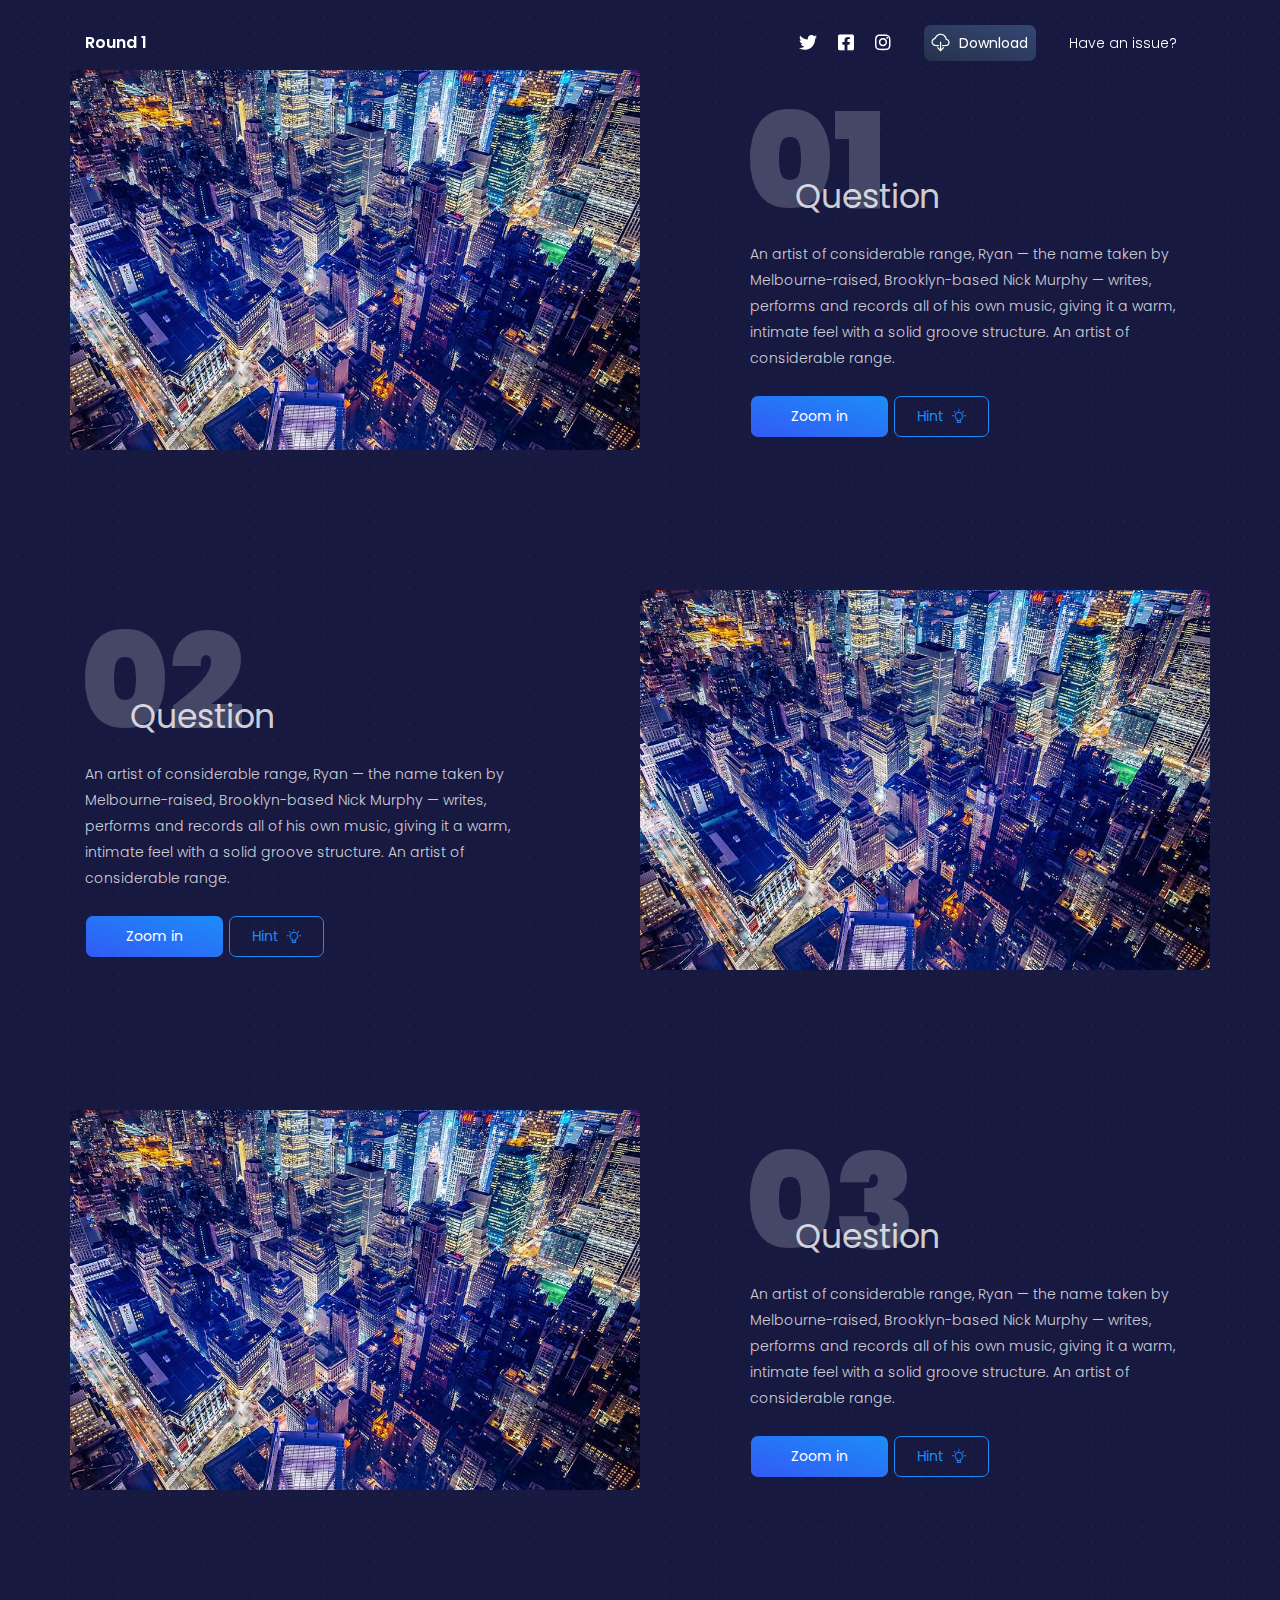
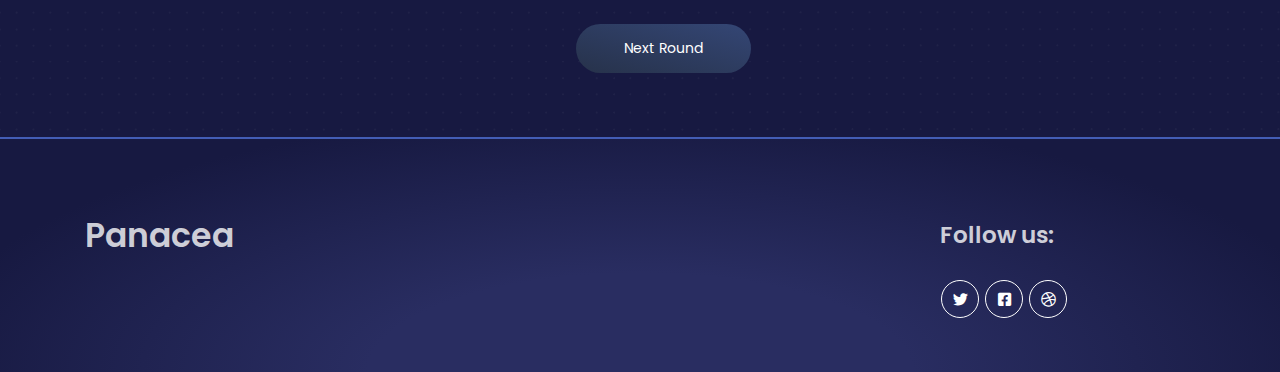
<file: rounda.html>
<!DOCTYPE html>
<html lang="en">

<head>
  <meta charset="utf-8" />
  <meta name="viewport" content="width=device-width, initial-scale=1, shrink-to-fit=no">
  <link rel="apple-touch-icon" sizes="76x76" href="../assets/img/apple-icon.png">
  <link rel="icon" type="image/png" href="../assets/img/favicon.png">
  <title>
    Round 2
  </title>
  <!--     Fonts and icons     -->
  <link href="https://fonts.googleapis.com/css?family=Poppins:200,300,400,600,700,800" rel="stylesheet" />
  <link href="https://use.fontawesome.com/releases/v5.0.6/css/all.css" rel="stylesheet">
  <!-- Nucleo Icons -->
  <link href="../assets/css/nucleo-icons.css" rel="stylesheet" />
  <!-- CSS Files -->
  <link href="../assets/css/blk-design-system.css?v=1.0.0" rel="stylesheet" />
  <!-- CSS Just for demo purpose, don't include it in your project -->
  <link href="../assets/demo/demo.css" rel="stylesheet" />
</head>

<body class="profile-page">
  <!-- Navbar -->
  <nav class="navbar navbar-expand-lg fixed-top navbar-transparent " color-on-scroll="100">
    <div class="container">
      <div class="navbar-translate">
        <a class="navbar-brand" href="#" rel="tooltip" title="Designed and Coded by Panacea" data-placement="bottom" target="_blank" style="font-weight:600;">
          Round 1
        </a>
        <button class="navbar-toggler navbar-toggler" type="button" data-toggle="collapse" data-target="#navigation" aria-controls="navigation-index" aria-expanded="false" aria-label="Toggle navigation">
          <span class="navbar-toggler-bar bar1"></span>
          <span class="navbar-toggler-bar bar2"></span>
          <span class="navbar-toggler-bar bar3"></span>
        </button>
      </div>
      <div class="collapse navbar-collapse justify-content-end" id="navigation">
        <div class="navbar-collapse-header">
          <div class="row">
            <div class="col-6 collapse-brand">
              <a>
                Round 1
              </a>
            </div>
            <div class="col-6 collapse-close text-right">
              <button type="button" class="navbar-toggler" data-toggle="collapse" data-target="#navigation" aria-controls="navigation-index" aria-expanded="false" aria-label="Toggle navigation">
                <i class="tim-icons icon-simple-remove"></i>
              </button>
            </div>
          </div>
        </div>
        <ul class="navbar-nav">
          <li class="nav-item p-0">
            <a class="nav-link" rel="tooltip" title="Follow us on Twitter" data-placement="bottom" href="https://twitter.com/CreativeTim" target="_blank">
              <i class="fab fa-twitter"></i>
              <p class="d-lg-none d-xl-none">Twitter</p>
            </a>
          </li>
          <li class="nav-item p-0">
            <a class="nav-link" rel="tooltip" title="Like us on Facebook" data-placement="bottom" href="https://www.facebook.com/CreativeTim" target="_blank">
              <i class="fab fa-facebook-square"></i>
              <p class="d-lg-none d-xl-none">Facebook</p>
            </a>
          </li>
          <li class="nav-item p-0">
            <a class="nav-link" rel="tooltip" title="Follow us on Instagram" data-placement="bottom" href="https://www.instagram.com/CreativeTimOfficial" target="_blank">
              <i class="fab fa-instagram"></i>
              <p class="d-lg-none d-xl-none">Instagram</p>
            </a>
          </li>
          <li class="nav-item">
            <a class="nav-link btn btn-default d-none d-lg-block" href="javascript:void(0)">
              <i class="tim-icons icon-cloud-download-93"></i> Download
            </a>
          </li>
          <li class="nav-item">
            <a class="nav-link" rel="tooltip" title="Call one of the Panacea Moderators and they'll help you out :)" data-placement="bottom" target="_blank" href="#">Have an issue?</a>
          </li>
        </ul>
      </div>
    </div>
  </nav>
  <!-- Question 1 -->
    <div class="section">
        <div class="container">
        <div class="row justify-content-between">
            <div class="col-md-6">
            <div class="row justify-content-between align-items-center">
                <div id="carouselExampleIndicators" class="carousel slide" data-ride="carousel">
                <div class="carousel-inner" role="listbox">
                    <div class="carousel-item active">
                    <img class="d-block" src="../assets/img/denys.jpg" alt="First slide">
                    <div class="carousel-caption d-none d-md-block">
                    </div>
                    </div>
                    <div class="carousel-item">
                    <img class="d-block" src="../assets/img/fabien-bazanegue.jpg" alt="Second slide">
                    <div class="carousel-caption d-none d-md-block">
                    </div>
                    </div>
                </div>
                </div>
            </div>
            </div>
            <div class="col-md-5">
            <h1 class="profile-title text-left">Question</h1>
            <h5 class="text-on-back">01</h5>
            <p class="profile-description text-left">An artist of considerable range, Ryan — the name taken by Melbourne-raised, Brooklyn-based Nick Murphy — writes, performs and records all of his own music, giving it a warm, intimate feel with a solid groove structure. An artist of considerable range.</p>
            <div class="btn-wrapper pt-3">
                <button type="button" class="btn btn-primary btn-info" data-toggle="modal" data-target=".bd-example-modal1-lg">Zoom in</button>
                <div class="modal fade bd-example-modal1-lg" tabindex="-1" role="dialog" aria-labelledby="myLargeModalLabel" aria-hidden="true">
                  <div class="modal-dialog modal-lg">
                    <div class="modal-content">
                      <img src="./assets/img/fabien-bazanegue.jpg">
                    </div>
                  </div>
                </div>
                <!-- Button trigger modal -->
                <button type="button" class="btn btn-simple btn-info" data-toggle="modal" data-target="#exampleModal">
                  Hint <i style="margin-left: 4px;" class="tim-icons icon-bulb-63"></i>
                </button>

                <!-- Modal -->
                <div class="modal fade" id="exampleModal" tabindex="-1" role="dialog" aria-labelledby="exampleModalLabel" aria-hidden="true">
                  <div class="modal-dialog" role="document">
                    <div class="modal-content">
                      <div class="modal-header">
                        <h5 class="modal-title" id="exampleModalLabel">Hint</h5>
                        <button type="button" class="close" data-dismiss="modal" aria-label="Close">
                          <span aria-hidden="true">&times;</span>
                        </button>
                      </div>
                      <div class="modal-body">
                           <p class="profile-description text-left" style="margin-top:4px">An artist of considerable range, Ryan — the name taken by Melbourne-raised, Brooklyn-based Nick Murphy — writes, performs and records all of his own music, giving it a warm, intimate feel with a solid groove structure. An artist of considerable range.</p>
                      </div>
                      <div class="modal-footer">
                        <button type="button" class="btn btn-primary" data-dismiss="modal">Close</button> 
                      </div>
                    </div>
                  </div>
                </div>
            </div>
            </div>
        </div>
        </div>
    </div>    
    <!-- Question 2 -->
        <div class="section">
          <div class="container">
          <div class="row justify-content-between">
            <div class="col-md-5">
              <h1 class="profile-title text-left">Question</h1>
              <h5 class="text-on-back">02</h5>
              <p class="profile-description text-left">An artist of considerable range, Ryan — the name taken by Melbourne-raised, Brooklyn-based Nick Murphy — writes, performs and records all of his own music, giving it a warm, intimate feel with a solid groove structure. An artist of considerable range.</p>
              <div class="btn-wrapper pt-3">
                  <button type="button" class="btn btn-primary btn-info" data-toggle="modal" data-target=".bd-example-modal2-lg">Zoom in</button>
                  <div class="modal fade bd-example-modal2-lg" tabindex="-1" role="dialog" aria-labelledby="myLargeModalLabel" aria-hidden="true">
                    <div class="modal-dialog modal-lg">
                      <div class="modal-content">
                        <img src="./assets/img/fabien-bazanegue.jpg">
                      </div>
                    </div>
                  </div>
                  <!-- Button trigger modal -->
                  <button type="button" class="btn btn-simple btn-info" data-toggle="modal" data-target="#exampleModal2">
                    Hint <i style="margin-left: 4px;" class="tim-icons icon-bulb-63"></i>
                  </button>

                  <!-- Modal -->
                  <div class="modal fade" id="exampleModal2" tabindex="-1" role="dialog" aria-labelledby="exampleModalLabel" aria-hidden="true">
                    <div class="modal-dialog" role="document">
                      <div class="modal-content">
                        <div class="modal-header">
                          <h5 class="modal-title" id="exampleModalLabel">Hint</h5>
                          <button type="button" class="close" data-dismiss="modal" aria-label="Close">
                            <span aria-hidden="true">&times;</span>
                          </button>
                        </div>
                        <div class="modal-body">
                            <p class="profile-description text-left" style="margin-top:4px"> Question 2 An artist of considerable range, Ryan — the name taken by Melbourne-raised, Brooklyn-based Nick Murphy — writes, performs and records all of his own music, giving it a warm, intimate feel with a solid groove structure. An artist of considerable range.</p>
                        </div>
                        <div class="modal-footer">
                          <button type="button" class="btn btn-primary" data-dismiss="modal">Close</button> 
                        </div>
                      </div>
                    </div>
                  </div>
              </div>
              </div>
              <div class="col-md-6">
                <div class="row justify-content-between align-items-center">
                    <div id="carouselExampleIndicators" class="carousel slide" data-ride="carousel">
                    <div class="carousel-inner" role="listbox">
                        <div class="carousel-item active">
                        <img class="d-block" src="../assets/img/denys.jpg" alt="First slide">
                        <div class="carousel-caption d-none d-md-block">
                        </div>
                        </div>
                        <div class="carousel-item">
                        <img class="d-block" src="../assets/img/fabien-bazanegue.jpg" alt="Second slide">
                        <div class="carousel-caption d-none d-md-block">
                        </div>
                        </div>
                    </div>
                    </div>
                </div>
                </div>
          </div>
          </div>
      </div>
      <!--Question 3-->
      <div class="section">
        <div class="container">
        <div class="row justify-content-between">
            <div class="col-md-6">
            <div class="row justify-content-between align-items-center">
                <div id="carouselExampleIndicators" class="carousel slide" data-ride="carousel">
                <div class="carousel-inner" role="listbox">
                    <div class="carousel-item active">
                    <img class="d-block" src="../assets/img/denys.jpg" alt="First slide">
                    <div class="carousel-caption d-none d-md-block">
                    </div>
                    </div>
                    <div class="carousel-item">
                    <img class="d-block" src="../assets/img/fabien-bazanegue.jpg" alt="Second slide">
                    <div class="carousel-caption d-none d-md-block">
                    </div>
                    </div>
                </div>
                </div>
            </div>
            </div>
            <div class="col-md-5">
            <h1 class="profile-title text-left">Question</h1>
            <h5 class="text-on-back">03</h5>
            <p class="profile-description text-left">An artist of considerable range, Ryan — the name taken by Melbourne-raised, Brooklyn-based Nick Murphy — writes, performs and records all of his own music, giving it a warm, intimate feel with a solid groove structure. An artist of considerable range.</p>
            <div class="btn-wrapper pt-3">
                <button type="button" class="btn btn-primary btn-info" data-toggle="modal" data-target=".bd-example-modal3-lg">Zoom in</button>
                <div class="modal fade bd-example-modal3-lg" tabindex="-1" role="dialog" aria-labelledby="myLargeModalLabel" aria-hidden="true">
                  <div class="modal-dialog modal-lg">
                    <div class="modal-content">
                      <img src="./assets/img/fabien-bazanegue.jpg">
                    </div>
                  </div>
                </div>
                <!-- Button trigger modal -->
                <button type="button" class="btn btn-simple btn-info" data-toggle="modal" data-target="#exampleModal3">
                  Hint <i style="margin-left: 4px;" class="tim-icons icon-bulb-63"></i>
                </button>

                <!-- Modal -->
                <div class="modal fade" id="exampleModal3" tabindex="-1" role="dialog" aria-labelledby="exampleModalLabel" aria-hidden="true">
                  <div class="modal-dialog" role="document">
                    <div class="modal-content">
                      <div class="modal-header">
                        <h5 class="modal-title" id="exampleModalLabel">Hint</h5>
                        <button type="button" class="close" data-dismiss="modal" aria-label="Close">
                          <span aria-hidden="true">&times;</span>
                        </button>
                      </div>
                      <div class="modal-body">
                          <p class="profile-description text-left" style="margin-top:4px"> Question 3An artist of considerable range, Ryan — the name taken by Melbourne-raised, Brooklyn-based Nick Murphy — writes, performs and records all of his own music, giving it a warm, intimate feel with a solid groove structure. An artist of considerable range.</p>
                      </div>
                      <div class="modal-footer">
                        <button type="button" class="btn btn-primary" data-dismiss="modal">Close</button> 
                      </div>
                    </div>
                  </div>
                </div>
            </div>
            </div>
        </div>
        </div>
    </div>
    
    <div>
      <a href="./roundb1.html">  
        <button type="button" class="btn btn-default btn-round btn-lg" style="margin-left: 45%; margin-top: 5%; margin-bottom: 5%;">Next Round</button>
      </a>
    </div>

    <footer class="footer">
      <div class="container">
        <div class="row">
          <div class="col-md-3">
            <h1 class="title">Panacea</h1>
          </div>
          <div class="col-md-3">
            <ul class="nav">
              <li class="nav-item">
                <a href="../index.html" class="nav-link">
                </a>
              </li>
              <li class="nav-item">
                <a href="../examples/landing-page.html" class="nav-link">
                </a>
              </li>
              <li class="nav-item">
                <a href="../examples/register-page.html" class="nav-link">
                </a>
              </li>
              <li class="nav-item">
                <a href="../examples/profile-page.html" class="nav-link">
                </a>
              </li>
            </ul>
          </div>
          <div class="col-md-3">
            <ul class="nav">
              <li class="nav-item">
                <a href="https://creative-tim.com/contact-us" class="nav-link">
                </a>
              </li>
              <li class="nav-item">
                <a href="https://creative-tim.com/about-us" class="nav-link">
                </a>
              </li>
              <li class="nav-item">
                <a href="https://creative-tim.com/blog" class="nav-link">
                </a>
              </li>
              <li class="nav-item">
                <a href="https://opensource.org/licenses/MIT" class="nav-link">
                </a>
              </li>
            </ul>
          </div>
          <div class="col-md-3">
            <h3 class="title">Follow us:</h3>
            <div class="btn-wrapper profile">
              <a target="_blank" href="https://twitter.com/creativetim" class="btn btn-icon btn-neutral btn-round btn-simple" data-toggle="tooltip" data-original-title="Follow us">
                <i class="fab fa-twitter"></i>
              </a>
              <a target="_blank" href="https://www.facebook.com/creativetim" class="btn btn-icon btn-neutral btn-round btn-simple" data-toggle="tooltip" data-original-title="Like us">
                <i class="fab fa-facebook-square"></i>
              </a>
              <a target="_blank" href="https://dribbble.com/creativetim" class="btn btn-icon btn-neutral  btn-round btn-simple" data-toggle="tooltip" data-original-title="Follow us">
                <i class="fab fa-dribbble"></i>
              </a>
            </div>
          </div>
        </div>
      </div>
    </footer>
  </div>
  <!--   Core JS Files   -->
  <script src="../assets/js/core/jquery.min.js" type="text/javascript"></script>
  <script src="../assets/js/core/popper.min.js" type="text/javascript"></script>
  <script src="../assets/js/core/bootstrap.min.js" type="text/javascript"></script>
  <script src="../assets/js/plugins/perfect-scrollbar.jquery.min.js"></script>
  <!--  Plugin for Switches, full documentation here: http://www.jque.re/plugins/version3/bootstrap.switch/ -->
  <script src="../assets/js/plugins/bootstrap-switch.js"></script>
  <!--  Plugin for the Sliders, full documentation here: http://refreshless.com/nouislider/ -->
  <script src="../assets/js/plugins/nouislider.min.js" type="text/javascript"></script>
  <!-- Chart JS -->
  <script src="../assets/js/plugins/chartjs.min.js"></script>
  <!--  Plugin for the DatePicker, full documentation here: https://github.com/uxsolutions/bootstrap-datepicker -->
  <script src="../assets/js/plugins/moment.min.js"></script>
  <script src="../assets/js/plugins/bootstrap-datetimepicker.js" type="text/javascript"></script>
  <!-- Black Dashboard DEMO methods, don't include it in your project! -->
  <script src="../assets/demo/demo.js"></script>
  <!-- Control Center for Black UI Kit: parallax effects, scripts for the example pages etc -->
  <script src="../assets/js/blk-design-system.min.js?v=1.0.0" type="text/javascript"></script>
</body>

</html>
</file>
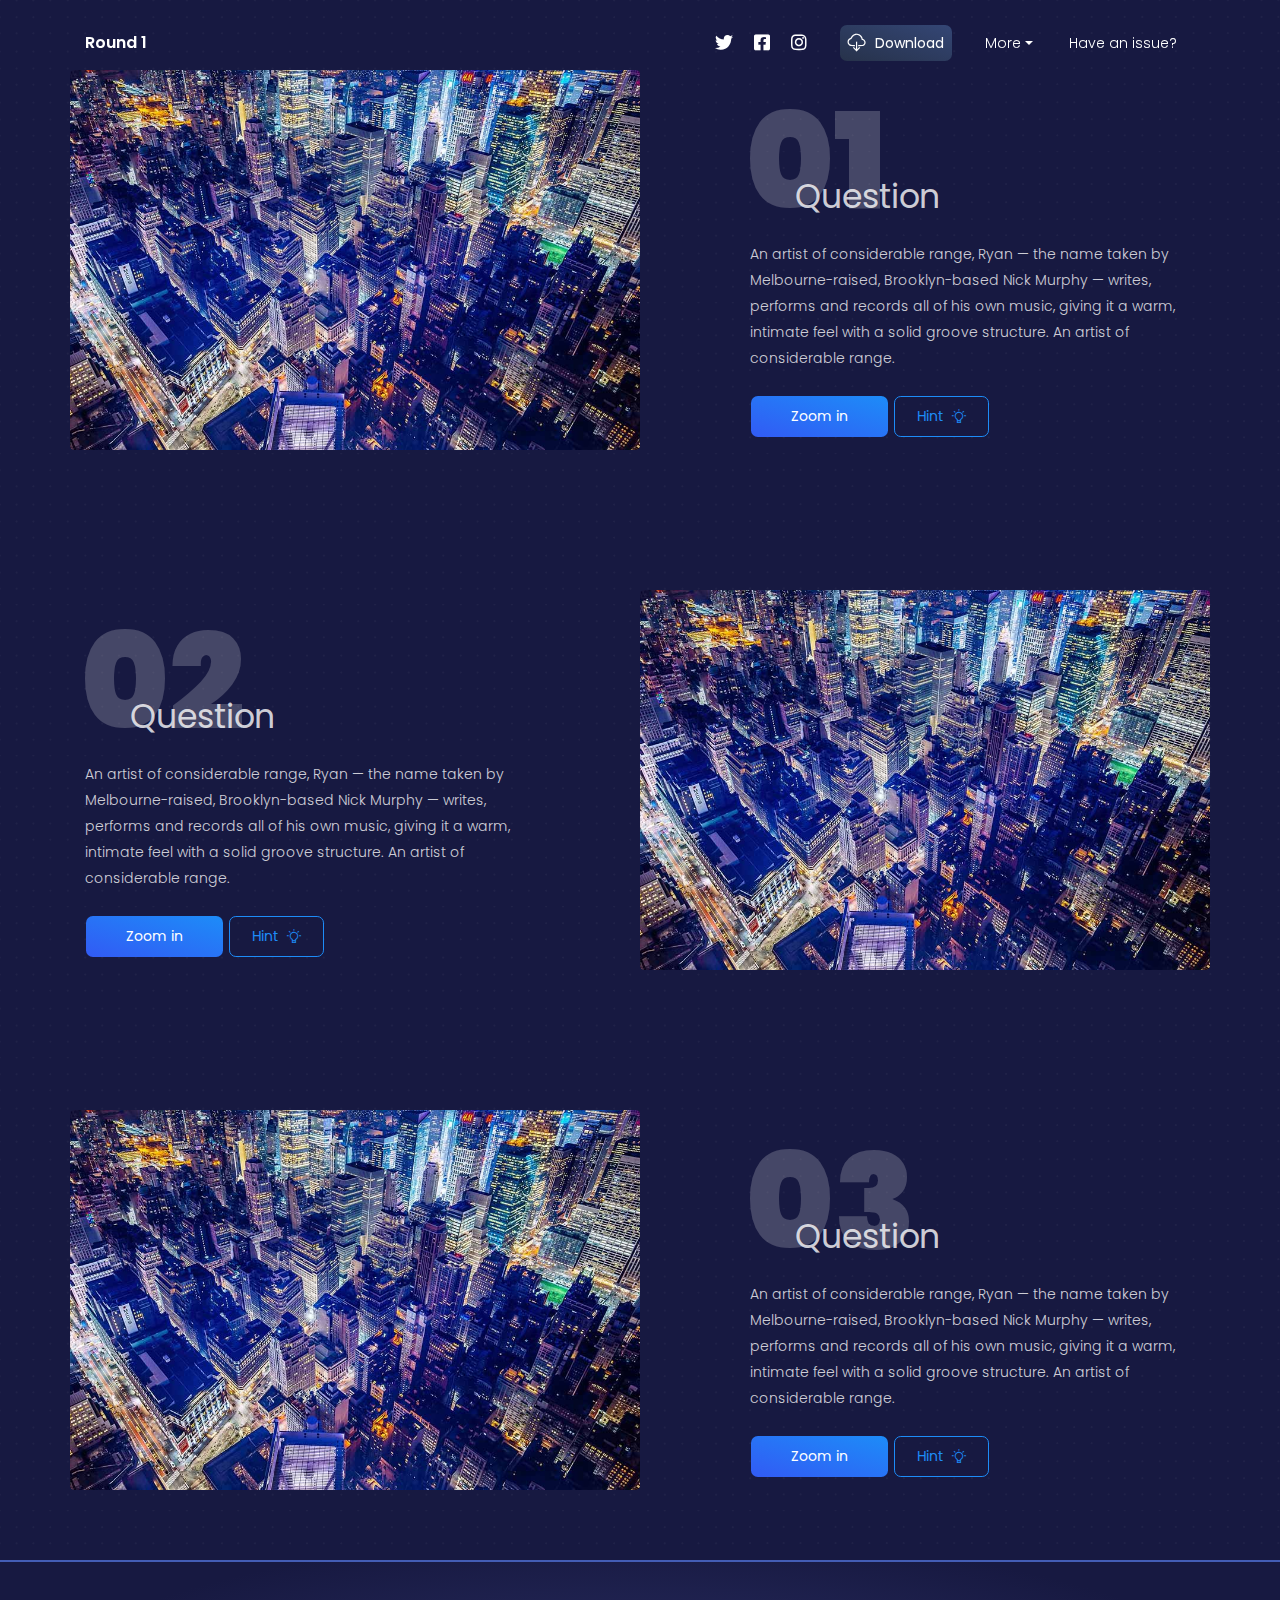
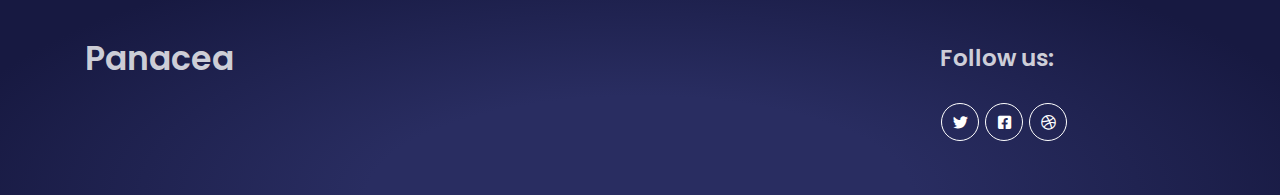
<file: rounda1.html>
<!DOCTYPE html>
<html lang="en">

<head>
  <meta charset="utf-8" />
  <meta name="viewport" content="width=device-width, initial-scale=1, shrink-to-fit=no">
  <link rel="apple-touch-icon" sizes="76x76" href="../assets/img/apple-icon.png">
  <link rel="icon" type="image/png" href="../assets/img/favicon.png">
  <title>
    Round 1
  </title>
  <!--     Fonts and icons     -->
  <link href="https://fonts.googleapis.com/css?family=Poppins:200,300,400,600,700,800" rel="stylesheet" />
  <link href="https://use.fontawesome.com/releases/v5.0.6/css/all.css" rel="stylesheet">
  <!-- Nucleo Icons -->
  <link href="../assets/css/nucleo-icons.css" rel="stylesheet" />
  <!-- CSS Files -->
  <link href="../assets/css/blk-design-system.css?v=1.0.0" rel="stylesheet" />
  <!-- CSS Just for demo purpose, don't include it in your project -->
  <link href="../assets/demo/demo.css" rel="stylesheet" />
</head>

<body class="profile-page">
  <!-- Navbar -->
  <nav class="navbar navbar-expand-lg fixed-top navbar-transparent " color-on-scroll="100">
    <div class="container">
      <div class="navbar-translate">
        <a class="navbar-brand" href="#" rel="tooltip" title="Designed and Coded by Panacea" data-placement="bottom"  style="font-weight:600;">
          Round 1
        </a>
        <button class="navbar-toggler navbar-toggler" type="button" data-toggle="collapse" data-target="#navigation" aria-controls="navigation-index" aria-expanded="false" aria-label="Toggle navigation">
          <span class="navbar-toggler-bar bar1"></span>
          <span class="navbar-toggler-bar bar2"></span>
          <span class="navbar-toggler-bar bar3"></span>
        </button>
      </div>
      <div class="collapse navbar-collapse justify-content-end" id="navigation">
        <div class="navbar-collapse-header">
          <div class="row">
            <div class="col-6 collapse-brand">
              <a>
                Round 1
              </a>
            </div>
            <div class="col-6 collapse-close text-right">
              <button type="button" class="navbar-toggler" data-toggle="collapse" data-target="#navigation" aria-controls="navigation-index" aria-expanded="false" aria-label="Toggle navigation">
                <i class="tim-icons icon-simple-remove"></i>
              </button>
            </div>
          </div>
        </div>
        <ul class="navbar-nav">
          <li class="nav-item p-0">
            <a class="nav-link" rel="tooltip" title="Follow us on Twitter" data-placement="bottom" href="#" >
              <i class="fab fa-twitter"></i>
              <p class="d-lg-none d-xl-none">Twitter</p>
            </a>
          </li>
          <li class="nav-item p-0">
            <a class="nav-link" rel="tooltip" title="Like us on Facebook" data-placement="bottom" href="#" >
              <i class="fab fa-facebook-square"></i>
              <p class="d-lg-none d-xl-none">Facebook</p>
            </a>
          </li>
          <li class="nav-item p-0">
            <a class="nav-link" rel="tooltip" title="Follow us on Instagram" data-placement="bottom" href="#" >
              <i class="fab fa-instagram"></i>
              <p class="d-lg-none d-xl-none">Instagram</p>
            </a>
          </li>
          <li class="nav-item">
            <a class="nav-link btn btn-default d-none d-lg-block" href="javascript:void(0)" >
              <i class="tim-icons icon-cloud-download-93"></i> Download
            </a>
          </li>
          <li class="dropdown nav-item">
            <a href="#" class="dropdown-toggle nav-link" data-toggle="dropdown">
              <i class="fa fa-cogs d-lg-none d-xl-none"></i> More
            </a>
            <div class="dropdown-menu dropdown-with-icons bg-default">
              <a href="./rounda1.html" class="dropdown-item">
                <p style="color:whitesmoke;">
                  <i class="tim-icons icon-paper"></i> 
                  Round 1
                </p>
              </a>
              <a href="./roundb1.html" class="dropdown-item">
                <p style="color:whitesmoke;">
                  <i class="tim-icons icon-paper"></i> 
                  Round 2
                </p>
              </a>
            </div>
          </li>
          <li class="nav-item">
            <a class="nav-link" rel="tooltip" title="Call one of the Panacea Moderators and they'll help you out :)" data-placement="bottom"  href="#">Have an issue?</a>
          </li>
        </ul>
      </div>
    </div>
  </nav>
  <!-- Question 1 -->
    <div class="section">
        <div class="container">
        <div class="row justify-content-between">
            <div class="col-md-6">
            <div class="row justify-content-between align-items-center">
                <div id="carouselExampleIndicators" class="carousel slide" data-ride="carousel">
                <div class="carousel-inner" role="listbox">
                    <div class="carousel-item active">
                    <img class="d-block" src="../assets/img/denys.jpg" alt="First slide">
                    <div class="carousel-caption d-none d-md-block">
                    </div>
                    </div>
                    <div class="carousel-item">
                    <img class="d-block" src="../assets/img/fabien-bazanegue.jpg" alt="Second slide">
                    <div class="carousel-caption d-none d-md-block">
                    </div>
                    </div>
                </div>
                </div>
            </div>
            </div>
            <div class="col-md-5">
            <h1 class="profile-title text-left">Question</h1>
            <h5 class="text-on-back">01</h5>
            <p class="profile-description text-left">An artist of considerable range, Ryan — the name taken by Melbourne-raised, Brooklyn-based Nick Murphy — writes, performs and records all of his own music, giving it a warm, intimate feel with a solid groove structure. An artist of considerable range.</p>
            <div class="btn-wrapper pt-3">
                <button type="button" class="btn btn-primary btn-info" data-toggle="modal" data-target=".bd-example-modal1-lg">Zoom in</button>
                <div class="modal fade bd-example-modal1-lg" tabindex="-1" role="dialog" aria-labelledby="myLargeModalLabel" aria-hidden="true">
                  <div class="modal-dialog modal-lg">
                    <div class="modal-content">
                      <img src="./assets/img/fabien-bazanegue.jpg">
                    </div>
                  </div>
                </div>
                <!-- Button trigger modal -->
                <button type="button" class="btn btn-simple btn-info" data-toggle="modal" data-target="#exampleModal1">
                  Hint <i style="margin-left: 4px;" class="tim-icons icon-bulb-63"></i>
                </button>

                <!-- Modal -->
                <div class="modal fade" id="exampleModal1" tabindex="-1" role="dialog" aria-labelledby="exampleModalLabel" aria-hidden="true">
                  <div class="modal-dialog" role="document">
                    <div class="modal-content">
                      <div class="modal-header">
                        <h5 class="modal-title" id="exampleModalLabel">Hint</h5>
                        <button type="button" class="close" data-dismiss="modal" aria-label="Close">
                          <span aria-hidden="true">&times;</span>
                        </button>
                      </div>
                      <div class="modal-body">
                           <p class="profile-description text-left" style="margin-top:4px">An artist of considerable range, Ryan — the name taken by Melbourne-raised, Brooklyn-based Nick Murphy — writes, performs and records all of his own music, giving it a warm, intimate feel with a solid groove structure. An artist of considerable range.</p>
                      </div>
                      <div class="modal-footer">
                        <button type="button" class="btn btn-primary" data-dismiss="modal">Close</button> 
                      </div>
                    </div>
                  </div>
                </div>
            </div>
            </div>
        </div>
        </div>
    </div>    
    <!-- Question 2 -->
        <div class="section">
          <div class="container">
          <div class="row justify-content-between">
            <div class="col-md-5">
              <h1 class="profile-title text-left">Question</h1>
              <h5 class="text-on-back">02</h5>
              <p class="profile-description text-left">An artist of considerable range, Ryan — the name taken by Melbourne-raised, Brooklyn-based Nick Murphy — writes, performs and records all of his own music, giving it a warm, intimate feel with a solid groove structure. An artist of considerable range.</p>
              <div class="btn-wrapper pt-3">
                  <button type="button" class="btn btn-primary btn-info" data-toggle="modal" data-target=".bd-example-modal2-lg">Zoom in</button>
                  <div class="modal fade bd-example-modal2-lg" tabindex="-1" role="dialog" aria-labelledby="myLargeModalLabel" aria-hidden="true">
                    <div class="modal-dialog modal-lg">
                      <div class="modal-content">
                        <img src="./assets/img/fabien-bazanegue.jpg">
                      </div>
                    </div>
                  </div>
                  <!-- Button trigger modal -->
                  <button type="button" class="btn btn-simple btn-info" data-toggle="modal" data-target="#exampleModal2">
                    Hint <i style="margin-left: 4px;" class="tim-icons icon-bulb-63"></i>
                  </button>

                  <!-- Modal -->
                  <div class="modal fade" id="exampleModal2" tabindex="-1" role="dialog" aria-labelledby="exampleModalLabel" aria-hidden="true">
                    <div class="modal-dialog" role="document">
                      <div class="modal-content">
                        <div class="modal-header">
                          <h5 class="modal-title" id="exampleModalLabel">Hint</h5>
                          <button type="button" class="close" data-dismiss="modal" aria-label="Close">
                            <span aria-hidden="true">&times;</span>
                          </button>
                        </div>
                        <div class="modal-body">
                            <p class="profile-description text-left" style="margin-top:4px"> Question 2 An artist of considerable range, Ryan — the name taken by Melbourne-raised, Brooklyn-based Nick Murphy — writes, performs and records all of his own music, giving it a warm, intimate feel with a solid groove structure. An artist of considerable range.</p>
                        </div>
                        <div class="modal-footer">
                          <button type="button" class="btn btn-primary" data-dismiss="modal">Close</button> 
                        </div>
                      </div>
                    </div>
                  </div>
              </div>
              </div>
              <div class="col-md-6">
                <div class="row justify-content-between align-items-center">
                    <div id="carouselExampleIndicators" class="carousel slide" data-ride="carousel">
                    <div class="carousel-inner" role="listbox">
                        <div class="carousel-item active">
                        <img class="d-block" src="../assets/img/denys.jpg" alt="First slide">
                        <div class="carousel-caption d-none d-md-block">
                        </div>
                        </div>
                        <div class="carousel-item">
                        <img class="d-block" src="../assets/img/fabien-bazanegue.jpg" alt="Second slide">
                        <div class="carousel-caption d-none d-md-block">
                        </div>
                        </div>
                    </div>
                    </div>
                </div>
                </div>
          </div>
          </div>
      </div>
      <!--Question 3-->
      <div class="section">
        <div class="container">
        <div class="row justify-content-between">
            <div class="col-md-6">
            <div class="row justify-content-between align-items-center">
                <div id="carouselExampleIndicators" class="carousel slide" data-ride="carousel">
                <div class="carousel-inner" role="listbox">
                    <div class="carousel-item active">
                    <img class="d-block" src="../assets/img/denys.jpg" alt="First slide">
                    <div class="carousel-caption d-none d-md-block">
                    </div>
                    </div>
                    <div class="carousel-item">
                    <img class="d-block" src="../assets/img/fabien-bazanegue.jpg" alt="Second slide">
                    <div class="carousel-caption d-none d-md-block">
                    </div>
                    </div>
                </div>
                </div>
            </div>
            </div>
            <div class="col-md-5">
            <h1 class="profile-title text-left">Question</h1>
            <h5 class="text-on-back">03</h5>
            <p class="profile-description text-left">An artist of considerable range, Ryan — the name taken by Melbourne-raised, Brooklyn-based Nick Murphy — writes, performs and records all of his own music, giving it a warm, intimate feel with a solid groove structure. An artist of considerable range.</p>
            <div class="btn-wrapper pt-3">
                <button type="button" class="btn btn-primary btn-info" data-toggle="modal" data-target=".bd-example-modal3-lg">Zoom in</button>
                <div class="modal fade bd-example-modal3-lg" tabindex="-1" role="dialog" aria-labelledby="myLargeModalLabel" aria-hidden="true">
                  <div class="modal-dialog modal-lg">
                    <div class="modal-content">
                      <img src="./assets/img/fabien-bazanegue.jpg">
                    </div>
                  </div>
                </div>
                <!-- Button trigger modal -->
                <button type="button" class="btn btn-simple btn-info" data-toggle="modal" data-target="#exampleModal3">
                  Hint <i style="margin-left: 4px;" class="tim-icons icon-bulb-63"></i>
                </button>

                <!-- Modal -->
                <div class="modal fade" id="exampleModal3" tabindex="-1" role="dialog" aria-labelledby="exampleModalLabel" aria-hidden="true">
                  <div class="modal-dialog" role="document">
                    <div class="modal-content">
                      <div class="modal-header">
                        <h5 class="modal-title" id="exampleModalLabel">Hint</h5>
                        <button type="button" class="close" data-dismiss="modal" aria-label="Close">
                          <span aria-hidden="true">&times;</span>
                        </button>
                      </div>
                      <div class="modal-body">
                          <p class="profile-description text-left" style="margin-top:4px"> Question 3An artist of considerable range, Ryan — the name taken by Melbourne-raised, Brooklyn-based Nick Murphy — writes, performs and records all of his own music, giving it a warm, intimate feel with a solid groove structure. An artist of considerable range.</p>
                      </div>
                      <div class="modal-footer">
                        <button type="button" class="btn btn-primary" data-dismiss="modal">Close</button> 
                      </div>
                    </div>
                  </div>
                </div>
            </div>
            </div>
        </div>
        </div>
    </div>
  

    <footer class="footer">
      <div class="container">
        <div class="row">
          <div class="col-md-3">
            <h1 class="title">Panacea</h1>
          </div>
          <div class="col-md-3">
            <ul class="nav">
              <li class="nav-item">
                <a href="../index.html" class="nav-link">
                </a>
              </li>
              <li class="nav-item">
                <a href="../examples/landing-page.html" class="nav-link">
                </a>
              </li>
              <li class="nav-item">
                <a href="../examples/register-page.html" class="nav-link">
                </a>
              </li>
              <li class="nav-item">
                <a href="../examples/profile-page.html" class="nav-link">
                </a>
              </li>
            </ul>
          </div>
          <div class="col-md-3">
            <ul class="nav">
              <li class="nav-item">
                <a href="https://creative-tim.com/contact-us" class="nav-link">
                </a>
              </li>
              <li class="nav-item">
                <a href="https://creative-tim.com/about-us" class="nav-link">
                </a>
              </li>
              <li class="nav-item">
                <a href="https://creative-tim.com/blog" class="nav-link">
                </a>
              </li>
              <li class="nav-item">
                <a href="https://opensource.org/licenses/MIT" class="nav-link">
                </a>
              </li>
            </ul>
          </div>
          <div class="col-md-3">
            <h3 class="title">Follow us:</h3>
            <div class="btn-wrapper profile">
              <a  href="#" class="btn btn-icon btn-neutral btn-round btn-simple" data-toggle="tooltip" data-original-title="Follow us">
                <i class="fab fa-twitter"></i>
              </a>
              <a  href="#" class="btn btn-icon btn-neutral btn-round btn-simple" data-toggle="tooltip" data-original-title="Like us">
                <i class="fab fa-facebook-square"></i>
              </a>
              <a  href="https://dribbble.com/creativetim" class="btn btn-icon btn-neutral  btn-round btn-simple" data-toggle="tooltip" data-original-title="Follow us">
                <i class="fab fa-dribbble"></i>
              </a>
            </div>
          </div>
        </div>
      </div>
    </footer>
  </div>
  <!--   Core JS Files   -->
  <script src="../assets/js/core/jquery.min.js" type="text/javascript"></script>
  <script src="../assets/js/core/popper.min.js" type="text/javascript"></script>
  <script src="../assets/js/core/bootstrap.min.js" type="text/javascript"></script>
  <script src="../assets/js/plugins/perfect-scrollbar.jquery.min.js"></script>
  <!--  Plugin for Switches, full documentation here: http://www.jque.re/plugins/version3/bootstrap.switch/ -->
  <script src="../assets/js/plugins/bootstrap-switch.js"></script>
  <!--  Plugin for the Sliders, full documentation here: http://refreshless.com/nouislider/ -->
  <script src="../assets/js/plugins/nouislider.min.js" type="text/javascript"></script>
  <!-- Chart JS -->
  <script src="../assets/js/plugins/chartjs.min.js"></script>
  <!--  Plugin for the DatePicker, full documentation here: https://github.com/uxsolutions/bootstrap-datepicker -->
  <script src="../assets/js/plugins/moment.min.js"></script>
  <script src="../assets/js/plugins/bootstrap-datetimepicker.js" type="text/javascript"></script>
  <!-- Black Dashboard DEMO methods, don't include it in your project! -->
  <script src="../assets/demo/demo.js"></script>
  <!-- Control Center for Black UI Kit: parallax effects, scripts for the example pages etc -->
  <script src="../assets/js/blk-design-system.min.js?v=1.0.0" type="text/javascript"></script>
</body>

</html>
</file>
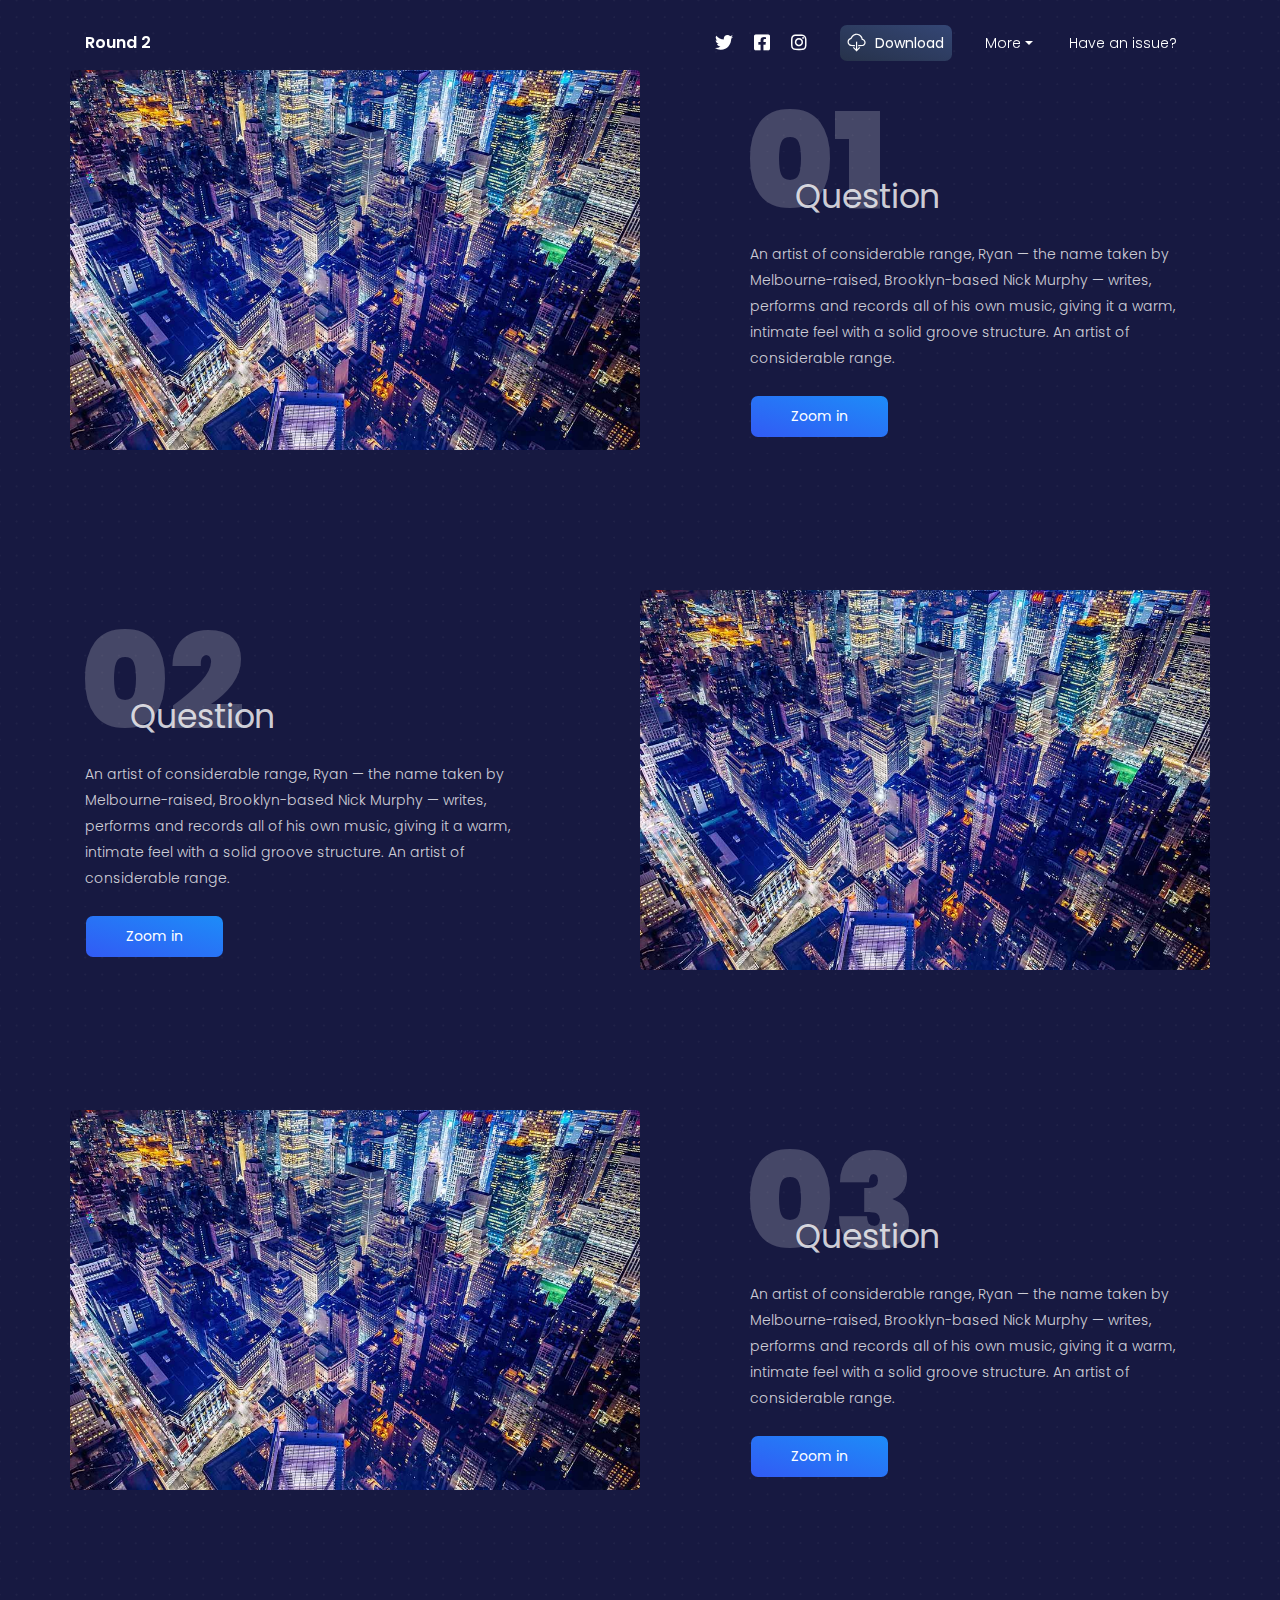
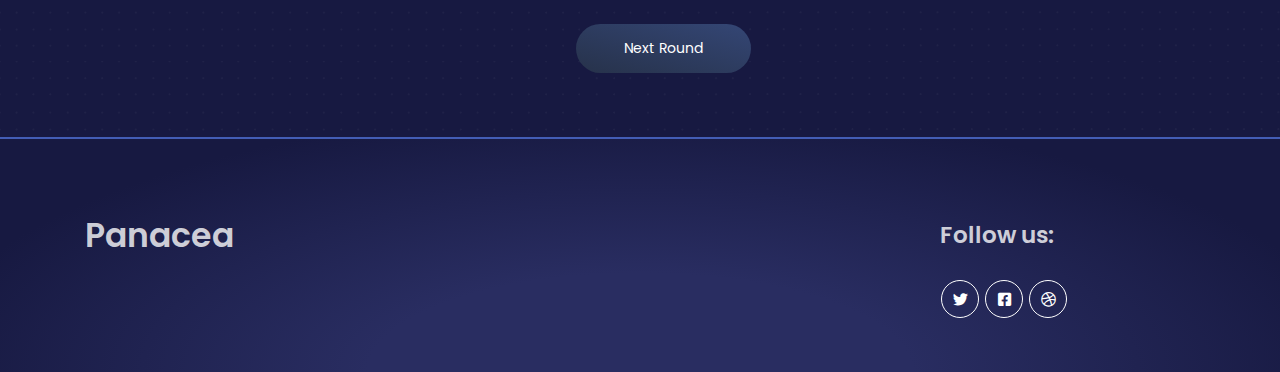
<file: roundb1.html>
<!DOCTYPE html>
<html lang="en">

<head>
  <meta charset="utf-8" />
  <meta name="viewport" content="width=device-width, initial-scale=1, shrink-to-fit=no">
  <link rel="apple-touch-icon" sizes="76x76" href="../assets/img/apple-icon.png">
  <link rel="icon" type="image/png" href="../assets/img/favicon.png">
  <title>
    Round 2
  </title>
  <!--     Fonts and icons     -->
  <link href="https://fonts.googleapis.com/css?family=Poppins:200,300,400,600,700,800" rel="stylesheet" />
  <link href="https://use.fontawesome.com/releases/v5.0.6/css/all.css" rel="stylesheet">
  <!-- Nucleo Icons -->
  <link href="../assets/css/nucleo-icons.css" rel="stylesheet" />
  <!-- CSS Files -->
  <link href="../assets/css/blk-design-system.css?v=1.0.0" rel="stylesheet" />
  <!-- CSS Just for demo purpose, don't include it in your project -->
  <link href="../assets/demo/demo.css" rel="stylesheet" />
</head>

<body class="profile-page">
  <!-- Navbar -->
  <nav class="navbar navbar-expand-lg fixed-top navbar-transparent " color-on-scroll="100">
    <div class="container">
      <div class="navbar-translate">
        <a class="navbar-brand" href="#" rel="tooltip" title="Designed and Coded by Panacea" data-placement="bottom"  style="font-weight:600;">
          Round 2
        </a>
        <button class="navbar-toggler navbar-toggler" type="button" data-toggle="collapse" data-target="#navigation" aria-controls="navigation-index" aria-expanded="false" aria-label="Toggle navigation">
          <span class="navbar-toggler-bar bar1"></span>
          <span class="navbar-toggler-bar bar2"></span>
          <span class="navbar-toggler-bar bar3"></span>
        </button>
      </div>
      <div class="collapse navbar-collapse justify-content-end" id="navigation">
        <div class="navbar-collapse-header">
          <div class="row">
            <div class="col-6 collapse-brand">
              <a>
                Round 2
              </a>
            </div>
            <div class="col-6 collapse-close text-right">
              <button type="button" class="navbar-toggler" data-toggle="collapse" data-target="#navigation" aria-controls="navigation-index" aria-expanded="false" aria-label="Toggle navigation">
                <i class="tim-icons icon-simple-remove"></i>
              </button>
            </div>
          </div>
        </div>
        <ul class="navbar-nav">
          <li class="nav-item p-0">
            <a class="nav-link" rel="tooltip" title="Follow us on Twitter" data-placement="bottom" href="#" >
              <i class="fab fa-twitter"></i>
              <p class="d-lg-none d-xl-none">Twitter</p>
            </a>
          </li>
          <li class="nav-item p-0">
            <a class="nav-link" rel="tooltip" title="Like us on Facebook" data-placement="bottom" href="#" >
              <i class="fab fa-facebook-square"></i>
              <p class="d-lg-none d-xl-none">Facebook</p>
            </a>
          </li>
          <li class="nav-item p-0">
            <a class="nav-link" rel="tooltip" title="Follow us on Instagram" data-placement="bottom" href="#" >
              <i class="fab fa-instagram"></i>
              <p class="d-lg-none d-xl-none">Instagram</p>
            </a>
          </li>
          <li class="nav-item">
            <a class="nav-link btn btn-default d-none d-lg-block" href="javascript:void(0)" >
              <i class="tim-icons icon-cloud-download-93"></i> Download
            </a>
          </li>
          <li class="dropdown nav-item">
            <a href="#" class="dropdown-toggle nav-link" data-toggle="dropdown">
              <i class="fa fa-cogs d-lg-none d-xl-none"></i> More
            </a>
            <div class="dropdown-menu dropdown-with-icons bg-default">
              <a href="./rounda1.html" class="dropdown-item">
                <p style="color:whitesmoke;">
                  <i class="tim-icons icon-paper"></i> 
                  Round 1
                </p>
              </a>
              <a href="./roundb1.html" class="dropdown-item">
                <p style="color:whitesmoke;">
                  <i class="tim-icons icon-paper"></i> 
                  Round 2
                </p>
              </a>
            </div>
          </li>
          <li class="nav-item">
            <a class="nav-link" rel="tooltip" title="Call one of the Panacea Moderators and they'll help you out :)" data-placement="bottom"  href="#">Have an issue?</a>
          </li>
        </ul>
      </div>
    </div>
  </nav>
  <!-- Question 1 -->
    <div class="section">
        <div class="container">
        <div class="row justify-content-between">
            <div class="col-md-6">
            <div class="row justify-content-between align-items-center">
                <div id="carouselExampleIndicators" class="carousel slide" data-ride="carousel">
                <div class="carousel-inner" role="listbox">
                    <div class="carousel-item active">
                    <img class="d-block" src="../assets/img/denys.jpg" alt="First slide">
                    <div class="carousel-caption d-none d-md-block">
                    </div>
                    </div>
                    <div class="carousel-item">
                    <img class="d-block" src="../assets/img/fabien-bazanegue.jpg" alt="Second slide">
                    <div class="carousel-caption d-none d-md-block">
                    </div>
                    </div>
                </div>
                </div>
            </div>
            </div>
            <div class="col-md-5">
            <h1 class="profile-title text-left">Question</h1>
            <h5 class="text-on-back">01</h5>
            <p class="profile-description text-left">An artist of considerable range, Ryan — the name taken by Melbourne-raised, Brooklyn-based Nick Murphy — writes, performs and records all of his own music, giving it a warm, intimate feel with a solid groove structure. An artist of considerable range.</p>
            <div class="btn-wrapper pt-3">
                <button type="button" class="btn btn-primary btn-info" data-toggle="modal" data-target=".bd-example-modal1-lg">Zoom in</button>
                <div class="modal fade bd-example-modal1-lg" tabindex="-1" role="dialog" aria-labelledby="myLargeModalLabel" aria-hidden="true">
                  <div class="modal-dialog modal-lg">
                    <div class="modal-content">
                      <img src="./assets/img/fabien-bazanegue.jpg">
                    </div>
                  </div>
                </div>
            </div>
            </div>
        </div>
        </div>
    </div>    
    <!-- Question 2 -->
        <div class="section">
          <div class="container">
          <div class="row justify-content-between">
            <div class="col-md-5">
              <h1 class="profile-title text-left">Question</h1>
              <h5 class="text-on-back">02</h5>
              <p class="profile-description text-left">An artist of considerable range, Ryan — the name taken by Melbourne-raised, Brooklyn-based Nick Murphy — writes, performs and records all of his own music, giving it a warm, intimate feel with a solid groove structure. An artist of considerable range.</p>
              <div class="btn-wrapper pt-3">
                  <button type="button" class="btn btn-primary btn-info" data-toggle="modal" data-target=".bd-example-modal2-lg">Zoom in</button>
                  <div class="modal fade bd-example-modal2-lg" tabindex="-1" role="dialog" aria-labelledby="myLargeModalLabel" aria-hidden="true">
                    <div class="modal-dialog modal-lg">
                      <div class="modal-content">
                        <img src="./assets/img/fabien-bazanegue.jpg">
                      </div>
                    </div>
                  </div>
              </div>
              </div>
              <div class="col-md-6">
                <div class="row justify-content-between align-items-center">
                    <div id="carouselExampleIndicators" class="carousel slide" data-ride="carousel">
                    <div class="carousel-inner" role="listbox">
                        <div class="carousel-item active">
                        <img class="d-block" src="../assets/img/denys.jpg" alt="First slide">
                        <div class="carousel-caption d-none d-md-block">
                        </div>
                        </div>
                        <div class="carousel-item">
                        <img class="d-block" src="../assets/img/fabien-bazanegue.jpg" alt="Second slide">
                        <div class="carousel-caption d-none d-md-block">
                        </div>
                        </div>
                    </div>
                    </div>
                </div>
                </div>
          </div>
          </div>
      </div>
      <!--Question 3-->
      <div class="section">
        <div class="container">
        <div class="row justify-content-between">
            <div class="col-md-6">
            <div class="row justify-content-between align-items-center">
                <div id="carouselExampleIndicators" class="carousel slide" data-ride="carousel">
                <div class="carousel-inner" role="listbox">
                    <div class="carousel-item active">
                    <img class="d-block" src="../assets/img/denys.jpg" alt="First slide">
                    <div class="carousel-caption d-none d-md-block">
                    </div>
                    </div>
                    <div class="carousel-item">
                    <img class="d-block" src="../assets/img/fabien-bazanegue.jpg" alt="Second slide">
                    <div class="carousel-caption d-none d-md-block">
                    </div>
                    </div>
                </div>
                </div>
            </div>
            </div>
            <div class="col-md-5">
            <h1 class="profile-title text-left">Question</h1>
            <h5 class="text-on-back">03</h5>
            <p class="profile-description text-left">An artist of considerable range, Ryan — the name taken by Melbourne-raised, Brooklyn-based Nick Murphy — writes, performs and records all of his own music, giving it a warm, intimate feel with a solid groove structure. An artist of considerable range.</p>
            <div class="btn-wrapper pt-3">
                <button type="button" class="btn btn-primary btn-info" data-toggle="modal" data-target=".bd-example-modal3-lg">Zoom in</button>
                <div class="modal fade bd-example-modal3-lg" tabindex="-1" role="dialog" aria-labelledby="myLargeModalLabel" aria-hidden="true">
                  <div class="modal-dialog modal-lg">
                    <div class="modal-content">
                      <img src="./assets/img/fabien-bazanegue.jpg">
                    </div>
                  </div>
                </div>
            </div>
            </div>
        </div>
        </div>
    </div>
    
    <div>
      <a href="./roundc2" style="display:">  
        <button type="button" class="btn btn-default btn-round btn-lg" style="margin-left: 45%; margin-top: 5%; margin-bottom: 5%;">Next Round</button>
      </a>
    </div>

    <footer class="footer">
      <div class="container">
        <div class="row">
          <div class="col-md-3">
            <h1 class="title">Panacea</h1>
          </div>
          <div class="col-md-3">
            <ul class="nav">
              <li class="nav-item">
                <a href="../index.html" class="nav-link">
                </a>
              </li>
              <li class="nav-item">
                <a href="../examples/landing-page.html" class="nav-link">
                </a>
              </li>
              <li class="nav-item">
                <a href="../examples/register-page.html" class="nav-link">
                </a>
              </li>
              <li class="nav-item">
                <a href="../examples/profile-page.html" class="nav-link">
                </a>
              </li>
            </ul>
          </div>
          <div class="col-md-3">
            <ul class="nav">
              <li class="nav-item">
                <a href="https://creative-tim.com/contact-us" class="nav-link">
                </a>
              </li>
              <li class="nav-item">
                <a href="https://creative-tim.com/about-us" class="nav-link">
                </a>
              </li>
              <li class="nav-item">
                <a href="https://creative-tim.com/blog" class="nav-link">
                </a>
              </li>
              <li class="nav-item">
                <a href="https://opensource.org/licenses/MIT" class="nav-link">
                </a>
              </li>
            </ul>
          </div>
          <div class="col-md-3">
            <h3 class="title">Follow us:</h3>
            <div class="btn-wrapper profile">
              <a  href="#" class="btn btn-icon btn-neutral btn-round btn-simple" data-toggle="tooltip" data-original-title="Follow us">
                <i class="fab fa-twitter"></i>
              </a>
              <a  href="#" class="btn btn-icon btn-neutral btn-round btn-simple" data-toggle="tooltip" data-original-title="Like us">
                <i class="fab fa-facebook-square"></i>
              </a>
              <a  href="https://dribbble.com/creativetim" class="btn btn-icon btn-neutral  btn-round btn-simple" data-toggle="tooltip" data-original-title="Follow us">
                <i class="fab fa-dribbble"></i>
              </a>
            </div>
          </div>
        </div>
      </div>
    </footer>
  </div>
  <!--   Core JS Files   -->
  <script src="../assets/js/core/jquery.min.js" type="text/javascript"></script>
  <script src="../assets/js/core/popper.min.js" type="text/javascript"></script>
  <script src="../assets/js/core/bootstrap.min.js" type="text/javascript"></script>
  <script src="../assets/js/plugins/perfect-scrollbar.jquery.min.js"></script>
  <!--  Plugin for Switches, full documentation here: http://www.jque.re/plugins/version3/bootstrap.switch/ -->
  <script src="../assets/js/plugins/bootstrap-switch.js"></script>
  <!--  Plugin for the Sliders, full documentation here: http://refreshless.com/nouislider/ -->
  <script src="../assets/js/plugins/nouislider.min.js" type="text/javascript"></script>
  <!-- Chart JS -->
  <script src="../assets/js/plugins/chartjs.min.js"></script>
  <!--  Plugin for the DatePicker, full documentation here: https://github.com/uxsolutions/bootstrap-datepicker -->
  <script src="../assets/js/plugins/moment.min.js"></script>
  <script src="../assets/js/plugins/bootstrap-datetimepicker.js" type="text/javascript"></script>
  <!-- Black Dashboard DEMO methods, don't include it in your project! -->
  <script src="../assets/demo/demo.js"></script>
  <!-- Control Center for Black UI Kit: parallax effects, scripts for the example pages etc -->
  <script src="../assets/js/blk-design-system.min.js?v=1.0.0" type="text/javascript"></script>
</body>

</html>
</file>
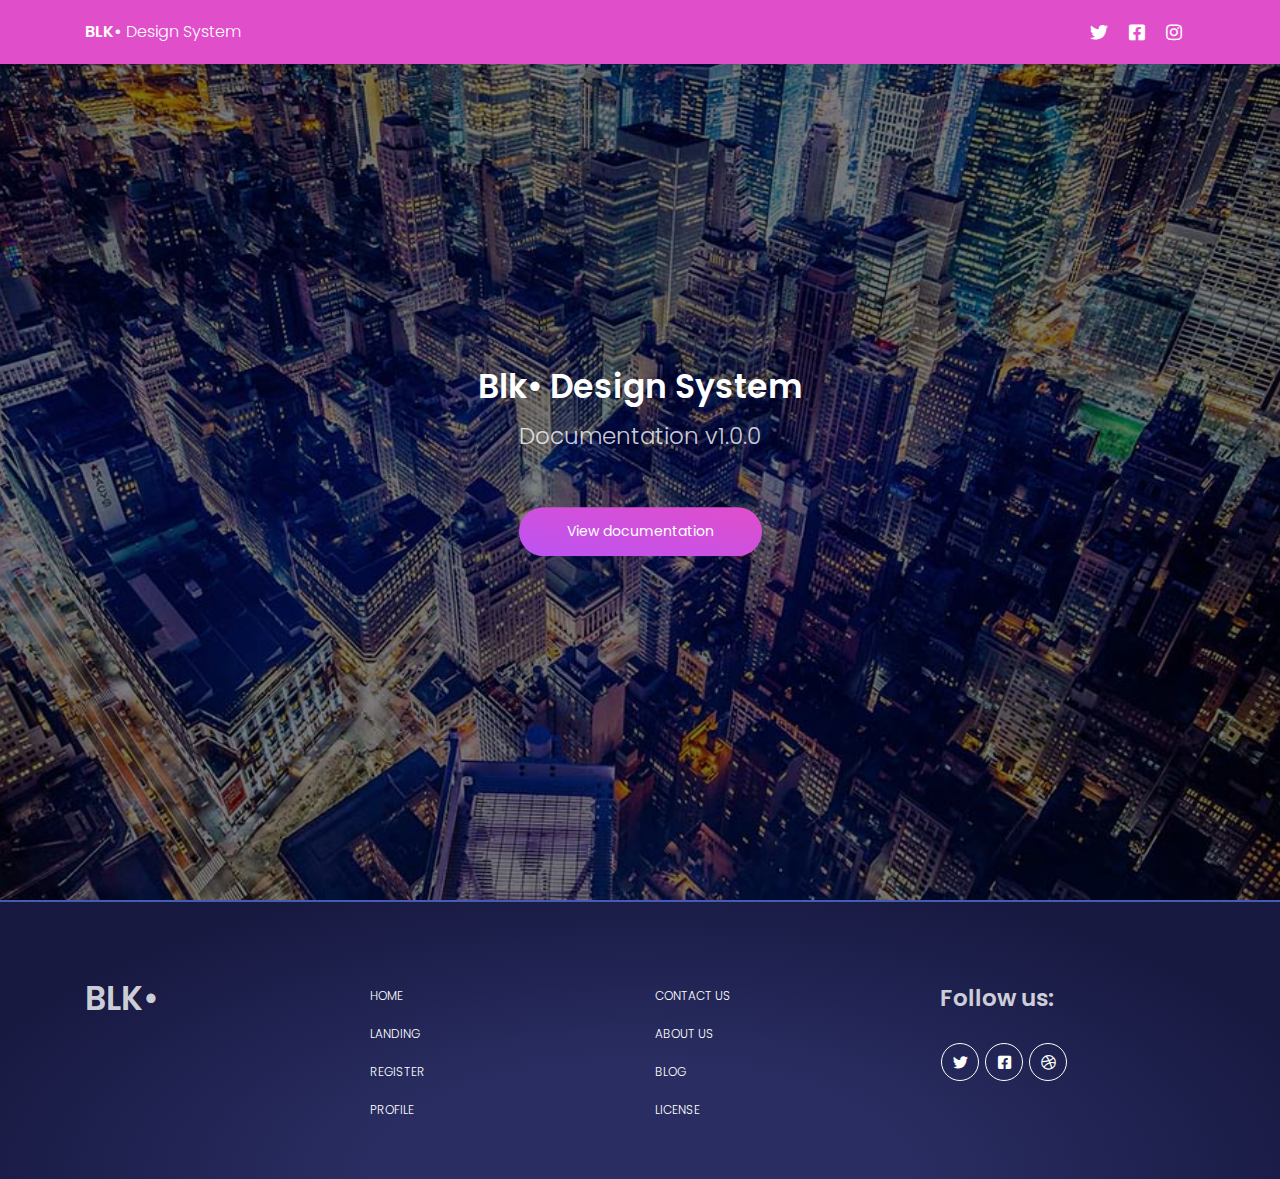
<file: docs/documentation.html>
<!DOCTYPE html>
<html lang="en">

<head>
  <meta charset="utf-8" />
  <meta name="viewport" content="width=device-width, initial-scale=1, shrink-to-fit=no">
  <link rel="apple-touch-icon" sizes="76x76" href="../assets/img/apple-icon.png">
  <link rel="icon" type="image/png" href="../assets/img/favicon.png">
  <title>
    Components Documentation - Blk• Design System by Creative Tim
  </title>
  <!--     Fonts and icons     -->
  <link href="https://fonts.googleapis.com/css?family=Poppins:200,300,400,600,700,800" rel="stylesheet" />
  <link href="https://use.fontawesome.com/releases/v5.0.6/css/all.css" rel="stylesheet">
  <!-- Nucleo Icons -->
  <link href="../assets/css/nucleo-icons.css" rel="stylesheet" />
  <!-- CSS Files -->
  <link href="../assets/css/blk-design-system.css?v=1.0.0" rel="stylesheet" />
  <!-- CSS Just for demo purpose, don't include it in your project -->
  <link href="../assets/demo/demo.css" rel="stylesheet" />
</head>

<body class="offline-doc">
  <!-- Navbar -->
  <nav class="navbar navbar-expand-lg bg-primary fixed-top" color-on-scroll="100">
    <div class="container">
      <div class="navbar-translate">
        <a class="navbar-brand" href="https://demos.creative-tim.com/blk-design-system/index.html" rel="tooltip" title="Designed and Coded by Creative Tim" data-placement="bottom" >
          <span>BLK•</span> Design System
        </a>
        <button class="navbar-toggler navbar-toggler" type="button" data-toggle="collapse" data-target="#navigation" aria-controls="navigation-index" aria-expanded="false" aria-label="Toggle navigation">
          <span class="navbar-toggler-bar bar1"></span>
          <span class="navbar-toggler-bar bar2"></span>
          <span class="navbar-toggler-bar bar3"></span>
        </button>
      </div>
      <div class="collapse navbar-collapse justify-content-end" id="navigation">
        <div class="navbar-collapse-header">
          <div class="row">
            <div class="col-6 collapse-brand">
              <a>
                BLK•
              </a>
            </div>
            <div class="col-6 collapse-close text-right">
              <button type="button" class="navbar-toggler" data-toggle="collapse" data-target="#navigation" aria-controls="navigation-index" aria-expanded="false" aria-label="Toggle navigation">
                <i class="tim-icons icon-simple-remove"></i>
              </button>
            </div>
          </div>
        </div>
        <ul class="navbar-nav">
          <li class="nav-item p-0">
            <a class="nav-link" rel="tooltip" title="Follow us on Twitter" data-placement="bottom" href="#" >
              <i class="fab fa-twitter"></i>
              <p class="d-lg-none d-xl-none">Twitter</p>
            </a>
          </li>
          <li class="nav-item p-0">
            <a class="nav-link" rel="tooltip" title="Like us on Facebook" data-placement="bottom" href="#" >
              <i class="fab fa-facebook-square"></i>
              <p class="d-lg-none d-xl-none">Facebook</p>
            </a>
          </li>
          <li class="nav-item p-0">
            <a class="nav-link" rel="tooltip" title="Follow us on Instagram" data-placement="bottom" href="#" >
              <i class="fab fa-instagram"></i>
              <p class="d-lg-none d-xl-none">Instagram</p>
            </a>
          </li>
        </ul>
      </div>
    </div>
  </nav>
  <!-- End Navbar -->
  <div class="page-header clear-filter">
    <div class="page-header-image" style="background-image: url('../assets/img/denys.jpg');"></div>
    <div class="content-center text-center">
      <div class="col-md-8 ml-auto mr-auto">
        <div class="brand">
          <h1 class="title">
            Blk• Design System
          </h1>
          <h3 class="description">Documentation v1.0.0</h3>
          <br/>
          <a href="https://demos.creative-tim.com/blk-design-system/docs/1.0/getting-started/overview.html" class="btn btn-primary btn-round btn-lg">View documentation</a>
        </div>
      </div>
    </div>
  </div>
  <footer class="footer">
    <div class="container">
      <div class="row">
        <div class="col-md-3">
          <h1 class="title">BLK•</h1>
        </div>
        <div class="col-md-3">
          <ul class="nav">
            <li class="nav-item">
              <a href="../index.html" class="nav-link">
                Home
              </a>
            </li>
            <li class="nav-item">
              <a href="../examples/landing-page.html" class="nav-link">
                Landing
              </a>
            </li>
            <li class="nav-item">
              <a href="../examples/register-page.html" class="nav-link">
                Register
              </a>
            </li>
            <li class="nav-item">
              <a href="../examples/profile-page.html" class="nav-link">
                Profile
              </a>
            </li>
          </ul>
        </div>
        <div class="col-md-3">
          <ul class="nav">
            <li class="nav-item">
              <a href="https://creative-tim.com/contact-us" class="nav-link">
                Contact Us
              </a>
            </li>
            <li class="nav-item">
              <a href="https://creative-tim.com/about-us" class="nav-link">
                About Us
              </a>
            </li>
            <li class="nav-item">
              <a href="https://creative-tim.com/blog" class="nav-link">
                Blog
              </a>
            </li>
            <li class="nav-item">
              <a href="https://opensource.org/licenses/MIT" class="nav-link">
                License
              </a>
            </li>
          </ul>
        </div>
        <div class="col-md-3">
          <h3 class="title">Follow us:</h3>
          <div class="btn-wrapper profile">
            <a  href="#" class="btn btn-icon btn-neutral btn-round btn-simple" data-toggle="tooltip" data-original-title="Follow us">
              <i class="fab fa-twitter"></i>
            </a>
            <a  href="#" class="btn btn-icon btn-neutral btn-round btn-simple" data-toggle="tooltip" data-original-title="Like us">
              <i class="fab fa-facebook-square"></i>
            </a>
            <a  href="https://dribbble.com/creativetim" class="btn btn-icon btn-neutral  btn-round btn-simple" data-toggle="tooltip" data-original-title="Follow us">
              <i class="fab fa-dribbble"></i>
            </a>
          </div>
        </div>
      </div>
    </div>
  </footer>
  <!--   Core JS Files   -->
  <script src="../assets/js/core/jquery.min.js" type="text/javascript"></script>
  <script src="../assets/js/core/popper.min.js" type="text/javascript"></script>
  <script src="../assets/js/core/bootstrap.min.js" type="text/javascript"></script>
  <script src="../assets/js/plugins/perfect-scrollbar.jquery.min.js"></script>
  <!--  Plugin for Switches, full documentation here: http://www.jque.re/plugins/version3/bootstrap.switch/ -->
  <script src="../assets/js/plugins/bootstrap-switch.js"></script>
  <!--  Plugin for the Sliders, full documentation here: http://refreshless.com/nouislider/ -->
  <script src="../assets/js/plugins/nouislider.min.js" type="text/javascript"></script>
  <!-- Chart JS -->
  <script src="../assets/js/plugins/chartjs.min.js"></script>
  <!--  Plugin for the DatePicker, full documentation here: https://github.com/uxsolutions/bootstrap-datepicker -->
  <script src="../assets/js/plugins/moment.min.js"></script>
  <script src="../assets/js/plugins/bootstrap-datetimepicker.js" type="text/javascript"></script>
  <!-- Black Dashboard DEMO methods, don't include it in your project! -->
  <script src="../assets/demo/demo.js"></script>
  <!-- Control Center for Black UI Kit: parallax effects, scripts for the example pages etc -->
  <script src="../assets/js/blk-design-system.min.js?v=1.0.0" type="text/javascript"></script>
</body>

</html>
</file>
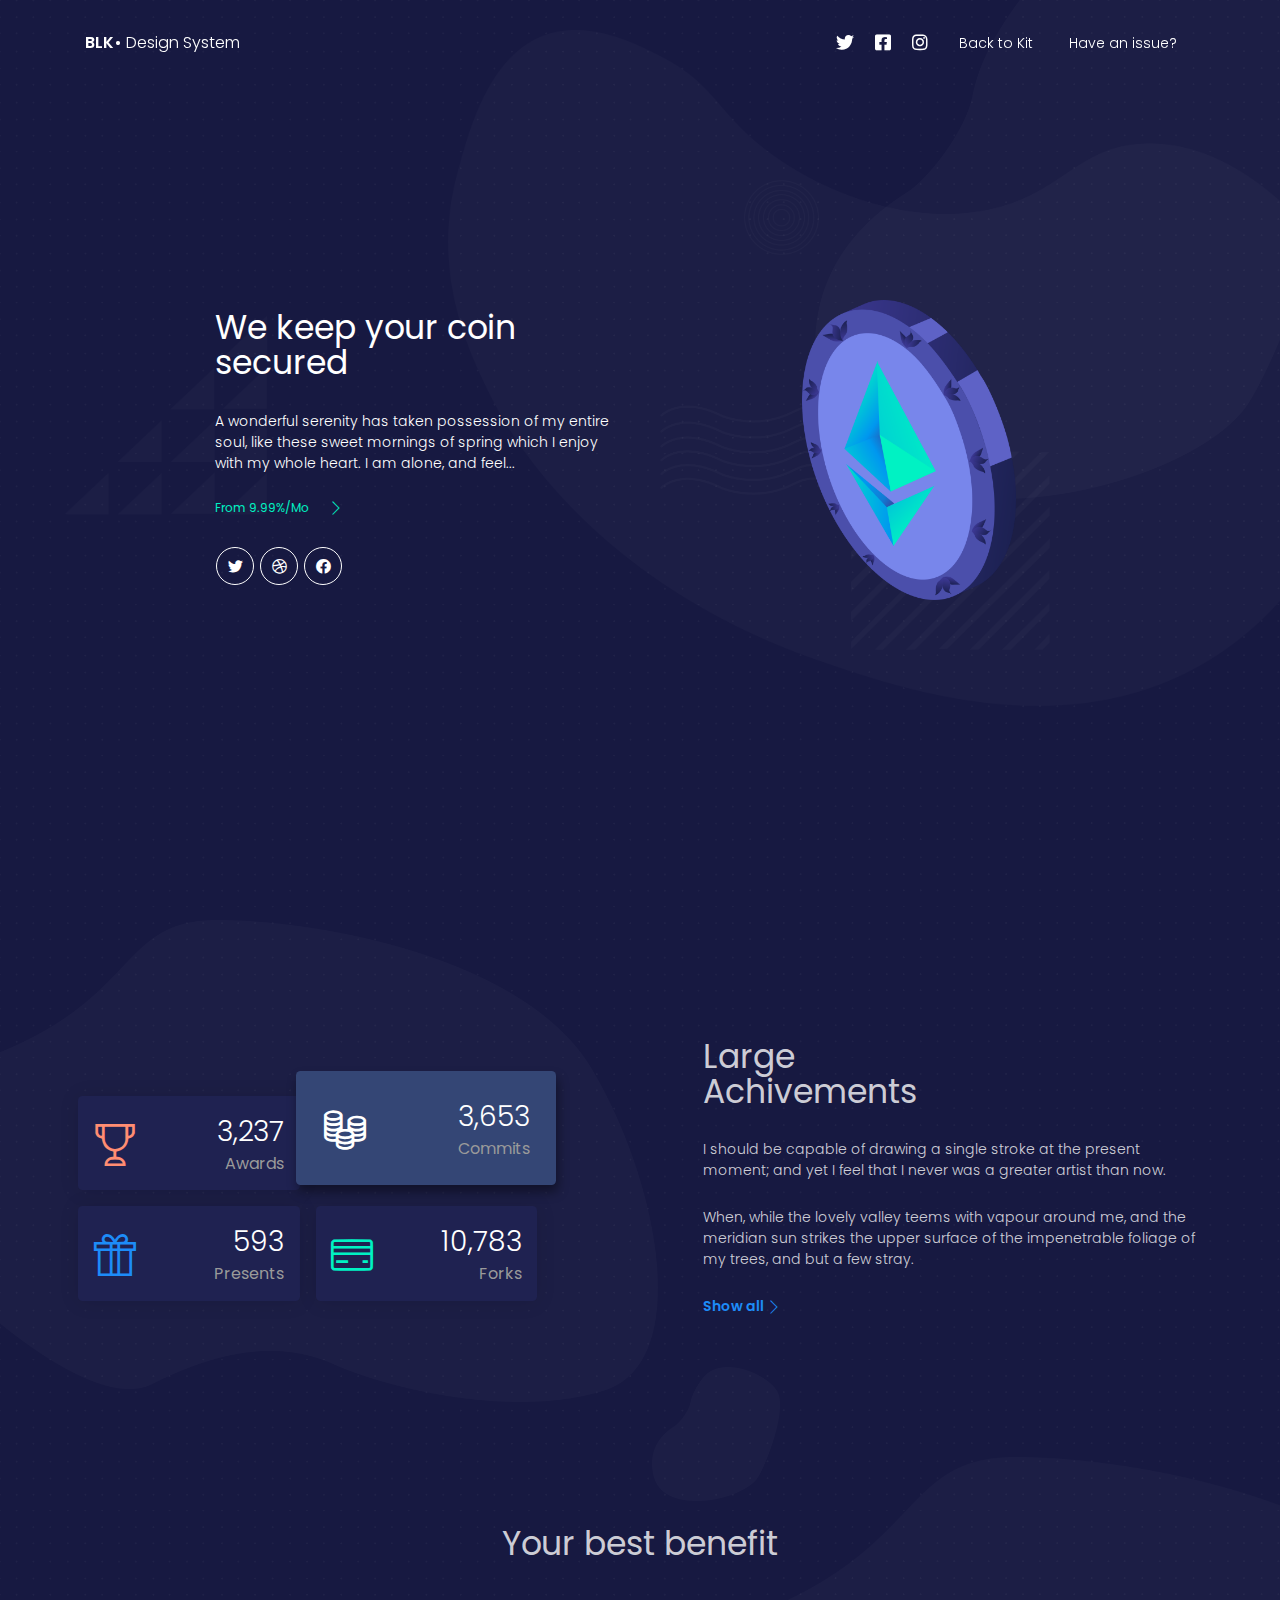
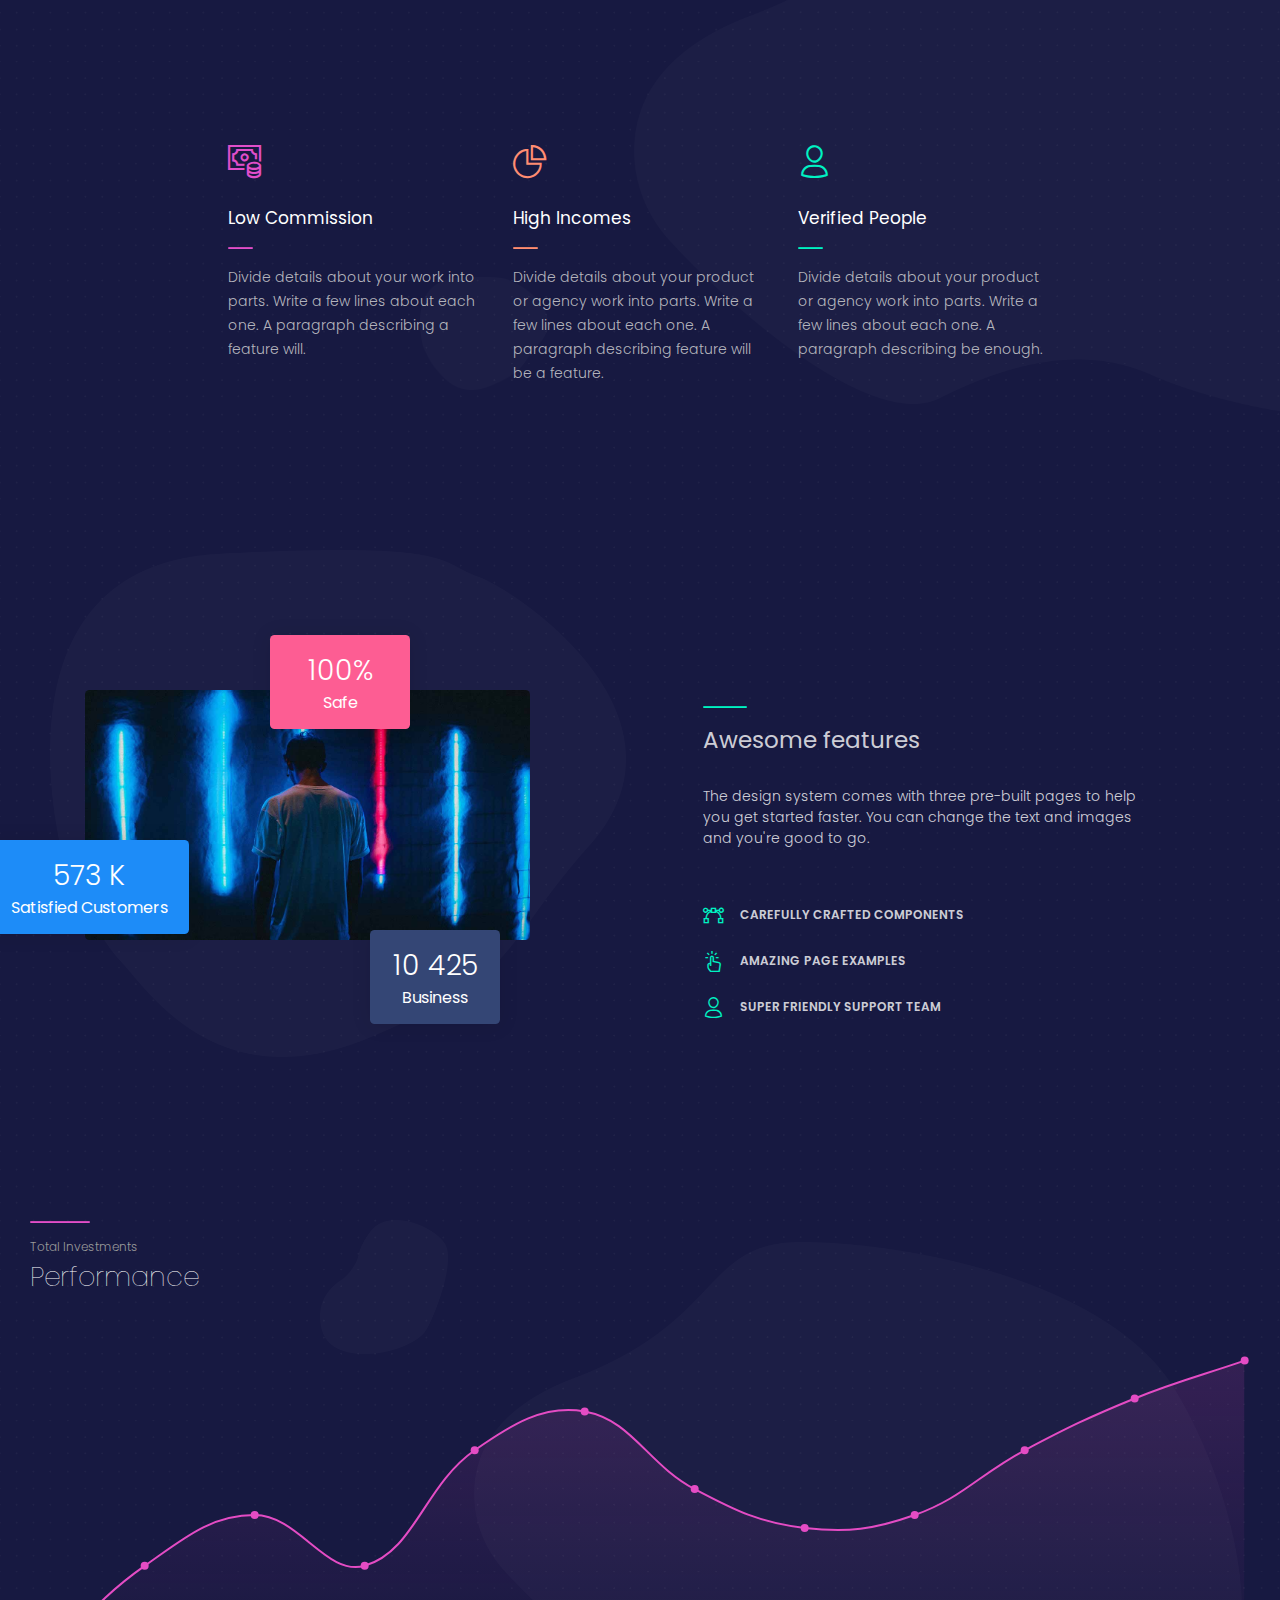
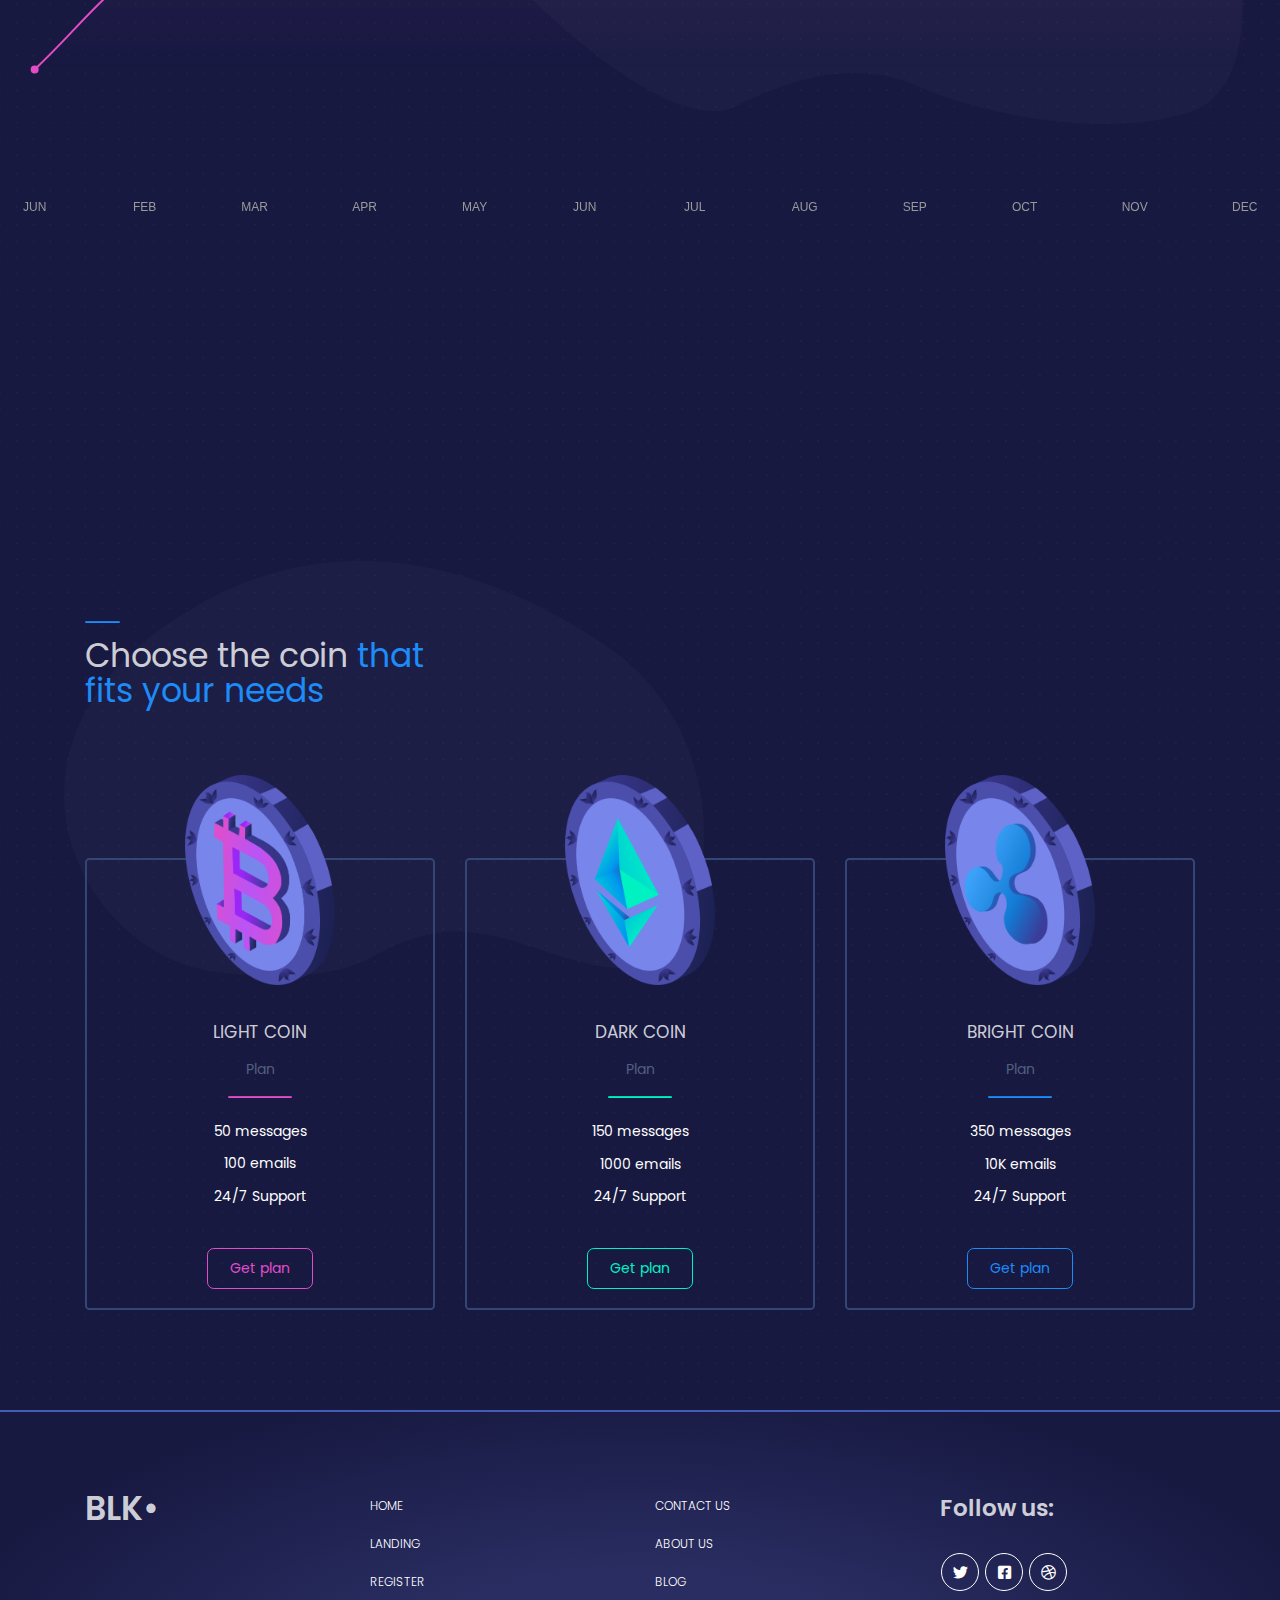
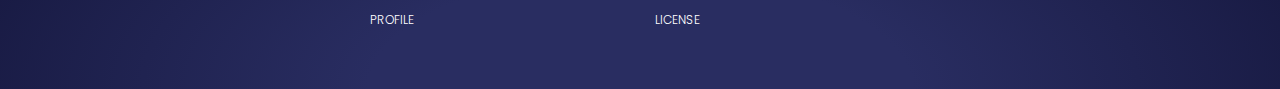
<file: examples/landing-page.html>
<!--
=========================================================
* BLK Design System- v1.0.0
=========================================================

* Product Page: https://www.creative-tim.com/product/blk-design-system
* Copyright 2019 Creative Tim (https://www.creative-tim.com)
* Licensed under MIT

* Coded by Creative Tim

=========================================================

* The above copyright notice and this permission notice shall be included in all copies or substantial portions of the Software.
 -->
<!DOCTYPE html>
<html lang="en">

<head>
  <meta charset="utf-8" />
  <meta name="viewport" content="width=device-width, initial-scale=1, shrink-to-fit=no">
  <link rel="apple-touch-icon" sizes="76x76" href="../assets/img/apple-icon.png">
  <link rel="icon" type="image/png" href="../assets/img/favicon.png">
  <title>
    Blk• Design System by Creative Tim
  </title>
  <!--     Fonts and icons     -->
  <link href="https://fonts.googleapis.com/css?family=Poppins:200,300,400,600,700,800" rel="stylesheet" />
  <link href="https://use.fontawesome.com/releases/v5.0.6/css/all.css" rel="stylesheet">
  <!-- Nucleo Icons -->
  <link href="../assets/css/nucleo-icons.css" rel="stylesheet" />
  <!-- CSS Files -->
  <link href="../assets/css/blk-design-system.css?v=1.0.0" rel="stylesheet" />
  <!-- CSS Just for demo purpose, don't include it in your project -->
  <link href="../assets/demo/demo.css" rel="stylesheet" />
</head>

<body class="landing-page">
  <!-- Navbar -->
  <nav class="navbar navbar-expand-lg fixed-top navbar-transparent " color-on-scroll="100">
    <div class="container">
      <div class="navbar-translate">
        <a class="navbar-brand" href="https://demos.creative-tim.com/blk-design-system/index.html" rel="tooltip" title="Designed and Coded by Creative Tim" data-placement="bottom" >
          <span>BLK•</span> Design System
        </a>
        <button class="navbar-toggler navbar-toggler" type="button" data-toggle="collapse" data-target="#navigation" aria-controls="navigation-index" aria-expanded="false" aria-label="Toggle navigation">
          <span class="navbar-toggler-bar bar1"></span>
          <span class="navbar-toggler-bar bar2"></span>
          <span class="navbar-toggler-bar bar3"></span>
        </button>
      </div>
      <div class="collapse navbar-collapse justify-content-end" id="navigation">
        <div class="navbar-collapse-header">
          <div class="row">
            <div class="col-6 collapse-brand">
              <a>
                BLK•
              </a>
            </div>
            <div class="col-6 collapse-close text-right">
              <button type="button" class="navbar-toggler" data-toggle="collapse" data-target="#navigation" aria-controls="navigation-index" aria-expanded="false" aria-label="Toggle navigation">
                <i class="tim-icons icon-simple-remove"></i>
              </button>
            </div>
          </div>
        </div>
        <ul class="navbar-nav">
          <li class="nav-item p-0">
            <a class="nav-link" rel="tooltip" title="Follow us on Twitter" data-placement="bottom" href="#" >
              <i class="fab fa-twitter"></i>
              <p class="d-lg-none d-xl-none">Twitter</p>
            </a>
          </li>
          <li class="nav-item p-0">
            <a class="nav-link" rel="tooltip" title="Like us on Facebook" data-placement="bottom" href="#" >
              <i class="fab fa-facebook-square"></i>
              <p class="d-lg-none d-xl-none">Facebook</p>
            </a>
          </li>
          <li class="nav-item p-0">
            <a class="nav-link" rel="tooltip" title="Follow us on Instagram" data-placement="bottom" href="#" >
              <i class="fab fa-instagram"></i>
              <p class="d-lg-none d-xl-none">Instagram</p>
            </a>
          </li>
          <li class="nav-item">
            <a class="nav-link" href="../index.html">Back to Kit</a>
          </li>
          <li class="nav-item">
            <a class="nav-link" href="https://github.com/creativetimofficial/blk-design-system/issues">Have an issue?</a>
          </li>
        </ul>
      </div>
    </div>
  </nav>
  <!-- End Navbar -->
  <div class="wrapper">
    <div class="page-header">
      <img src="../assets/img/blob.png" class="path">
      <img src="../assets/img/path2.png" class="path2">
      <img src="../assets/img/triunghiuri.png" class="shapes triangle">
      <img src="../assets/img/waves.png" class="shapes wave">
      <img src="../assets/img/patrat.png" class="shapes squares">
      <img src="../assets/img/cercuri.png" class="shapes circle">
      <div class="content-center">
        <div class="row row-grid justify-content-between align-items-center text-left">
          <div class="col-lg-6 col-md-6">
            <h1 class="text-white">We keep your coin
              <br/>
              <span class="text-white">secured</span>
            </h1>
            <p class="text-white mb-3">A wonderful serenity has taken possession of my entire soul, like these sweet mornings of spring which I enjoy with my whole heart. I am alone, and feel...</p>
            <div class="btn-wrapper mb-3">
              <p class="category text-success d-inline">From 9.99%/mo</p>
              <a href="#blk" class="btn btn-success btn-link btn-sm"><i class="tim-icons icon-minimal-right"></i></a>
            </div>
            <div class="btn-wrapper">
              <div class="button-container">
                <button href="javascript:void(0)" class="btn btn-icon btn-simple btn-round btn-neutral">
                  <i class="fab fa-twitter"></i>
                </button>
                <button href="javascript:void(0)" class="btn btn-icon btn-simple btn-round btn-neutral">
                  <i class="fab fa-dribbble"></i>
                </button>
                <button href="javascript:void(0)" class="btn btn-icon btn-simple btn-round btn-neutral">
                  <i class="fab fa-facebook"></i>
                </button>
              </div>
            </div>
          </div>
          <div class="col-lg-4 col-md-5">
            <img src="../assets/img/etherum.png" alt="Circle image" class="img-fluid">
          </div>
        </div>
      </div>
    </div>
    <section class="section section-lg">
      <section class="section">
        <img src="../assets/img/path4.png" class="path">
        <div class="container">
          <div class="row row-grid justify-content-between">
            <div class="col-md-5 mt-lg-5">
              <div class="row">
                <div class="col-lg-6 col-sm-12 px-2 py-2">
                  <div class="card card-stats ">
                    <div class="card-body">
                      <div class="row">
                        <div class="col-5 col-md-4">
                          <div class="icon-big text-center icon-warning">
                            <i class="tim-icons icon-trophy text-warning"></i>
                          </div>
                        </div>
                        <div class="col-7 col-md-8">
                          <div class="numbers">
                            <p class="card-title">3,237
                              <p>
                                <p class="card-category">Awards</p>
                          </div>
                        </div>
                      </div>
                    </div>
                  </div>
                </div>
                <div class="col-lg-6 col-sm-12 px-2 py-2">
                  <div class="card card-stats upper bg-default">
                    <div class="card-body">
                      <div class="row">
                        <div class="col-5 col-md-4">
                          <div class="icon-big text-center icon-warning">
                            <i class="tim-icons icon-coins text-white"></i>
                          </div>
                        </div>
                        <div class="col-7 col-md-8">
                          <div class="numbers">
                            <p class="card-title">3,653
                              <p>
                                <p class="card-category">Commits</p>
                          </div>
                        </div>
                      </div>
                    </div>
                  </div>
                </div>
              </div>
              <div class="row">
                <div class="col-lg-6 col-sm-12 px-2 py-2">
                  <div class="card card-stats ">
                    <div class="card-body">
                      <div class="row">
                        <div class="col-5 col-md-4">
                          <div class="icon-big text-center icon-warning">
                            <i class="tim-icons icon-gift-2 text-info"></i>
                          </div>
                        </div>
                        <div class="col-7 col-md-8">
                          <div class="numbers">
                            <p class="card-title">593
                              <p>
                                <p class="card-category">Presents</p>
                          </div>
                        </div>
                      </div>
                    </div>
                  </div>
                </div>
                <div class="col-lg-6 col-sm-12 px-2 py-2">
                  <div class="card card-stats ">
                    <div class="card-body">
                      <div class="row">
                        <div class="col-5 col-md-4">
                          <div class="icon-big text-center icon-warning">
                            <i class="tim-icons icon-credit-card text-success"></i>
                          </div>
                        </div>
                        <div class="col-7 col-md-8">
                          <div class="numbers">
                            <p class="card-title">10,783
                              <p>
                                <p class="card-category">Forks</p>
                          </div>
                        </div>
                      </div>
                    </div>
                  </div>
                </div>
              </div>
            </div>
            <div class="col-md-6">
              <div class="pl-md-5">
                <h1>Large
                  <br/>Achivements</h1>
                <p>I should be capable of drawing a single stroke at the present moment; and yet I feel that I never was a greater artist than now. </p>
                <br/>
                <p>When, while the lovely valley teems with vapour around me, and the meridian sun strikes the upper surface of the impenetrable foliage of my trees, and but a few stray.</p>
                <br/>
                <a href="#" class="font-weight-bold text-info mt-5">Show all <i class="tim-icons icon-minimal-right text-info"></i></a>
              </div>
            </div>
          </div>
        </div>
      </section>
    </section>
    <section class="section section-lg">
      <img src="../assets/img/path4.png" class="path">
      <img src="../assets/img/path5.png" class="path2">
      <img src="../assets/img/path2.png" class="path3">
      <div class="container">
        <div class="row justify-content-center">
          <div class="col-lg-12">
            <h1 class="text-center">Your best benefit</h1>
            <div class="row row-grid justify-content-center">
              <div class="col-lg-3">
                <div class="info">
                  <div class="icon icon-primary">
                    <i class="tim-icons icon-money-coins"></i>
                  </div>
                  <h4 class="info-title">Low Commission</h4>
                  <hr class="line-primary">
                  <p>Divide details about your work into parts. Write a few lines about each one. A paragraph describing a feature will.</p>
                </div>
              </div>
              <div class="col-lg-3">
                <div class="info">
                  <div class="icon icon-warning">
                    <i class="tim-icons icon-chart-pie-36"></i>
                  </div>
                  <h4 class="info-title">High Incomes</h4>
                  <hr class="line-warning">
                  <p>Divide details about your product or agency work into parts. Write a few lines about each one. A paragraph describing feature will be a feature. </p>
                </div>
              </div>
              <div class="col-lg-3">
                <div class="info">
                  <div class="icon icon-success">
                    <i class="tim-icons icon-single-02"></i>
                  </div>
                  <h4 class="info-title">Verified People</h4>
                  <hr class="line-success">
                  <p>Divide details about your product or agency work into parts. Write a few lines about each one. A paragraph describing be enough.</p>
                </div>
              </div>
            </div>
          </div>
        </div>
      </div>
    </section>
    <section class="section section-lg section-safe">
      <img src="../assets/img/path5.png" class="path">
      <div class="container">
        <div class="row row-grid justify-content-between">
          <div class="col-md-5">
            <img src="../assets/img/chester-wade.jpg" class="img-fluid floating">
            <div class="card card-stats bg-danger">
              <div class="card-body">
                <div class="justify-content-center">
                  <div class="numbers">
                    <p class="card-title">100%</p>
                    <p class="card-category text-white">Safe</p>
                  </div>
                </div>
              </div>
            </div>
            <div class="card card-stats bg-info">
              <div class="card-body">
                <div class="justify-content-center">
                  <div class="numbers">
                    <p class="card-title">573 K</p>
                    <p class="card-category text-white">Satisfied customers</p>
                  </div>
                </div>
              </div>
            </div>
            <div class="card card-stats bg-default">
              <div class="card-body">
                <div class="justify-content-center">
                  <div class="numbers">
                    <p class="card-title">10 425</p>
                    <p class="card-category text-white">Business</p>
                  </div>
                </div>
              </div>
            </div>
          </div>
          <div class="col-md-6">
            <div class="px-md-5">
              <hr class="line-success">
              <h3>Awesome features</h3>
              <p>The design system comes with three pre-built pages to help you get started faster. You can change the text and images and you're good to go.</p>
              <ul class="list-unstyled mt-5">
                <li class="py-2">
                  <div class="d-flex align-items-center">
                    <div class="icon icon-success mb-2">
                      <i class="tim-icons icon-vector"></i>
                    </div>
                    <div class="ml-3">
                      <h6>Carefully crafted components</h6>
                    </div>
                  </div>
                </li>
                <li class="py-2">
                  <div class="d-flex align-items-center">
                    <div class="icon icon-success mb-2">
                      <i class="tim-icons icon-tap-02"></i>
                    </div>
                    <div class="ml-3">
                      <h6>Amazing page examples</h6>
                    </div>
                  </div>
                </li>
                <li class="py-2">
                  <div class="d-flex align-items-center">
                    <div class="icon icon-success mb-2">
                      <i class="tim-icons icon-single-02"></i>
                    </div>
                    <div class="ml-3">
                      <h6>Super friendly support team</h6>
                    </div>
                  </div>
                </li>
              </ul>
            </div>
          </div>
        </div>
      </div>
    </section>
    <section class="section section-lg">
      <img src="../assets/img/path4.png" class="path">
      <img src="../assets/img/path2.png" class="path2">
      <div class="col-md-12">
        <div class="card card-chart card-plain">
          <div class="card-header">
            <div class="row">
              <div class="col-sm-6 text-left">
                <hr class="line-primary">
                <h5 class="card-category">Total Investments</h5>
                <h2 class="card-title">Performance</h2>
              </div>
            </div>
          </div>
          <div class="card-body">
            <div class="chart-area">
              <canvas id="chartBig"></canvas>
            </div>
          </div>
        </div>
      </div>
    </section>
    <section class="section section-lg section-coins">
      <img src="../assets/img/path3.png" class="path">
      <div class="container">
        <div class="row">
          <div class="col-md-4">
            <hr class="line-info">
            <h1>Choose the coin
              <span class="text-info">that fits your needs</span>
            </h1>
          </div>
        </div>
        <div class="row">
          <div class="col-md-4">
            <div class="card card-coin card-plain">
              <div class="card-header">
                <img src="../assets/img/bitcoin.png" class="img-center img-fluid">
              </div>
              <div class="card-body">
                <div class="row">
                  <div class="col-md-12 text-center">
                    <h4 class="text-uppercase">Light Coin</h4>
                    <span>Plan</span>
                    <hr class="line-primary">
                  </div>
                </div>
                <div class="row">
                  <ul class="list-group">
                    <li class="list-group-item">50 messages</li>
                    <li class="list-group-item">100 emails</li>
                    <li class="list-group-item">24/7 Support</li>
                  </ul>
                </div>
              </div>
              <div class="card-footer text-center">
                <button class="btn btn-primary btn-simple">Get plan</button>
              </div>
            </div>
          </div>
          <div class="col-md-4">
            <div class="card card-coin card-plain">
              <div class="card-header">
                <img src="../assets/img/etherum.png" class="img-center img-fluid">
              </div>
              <div class="card-body">
                <div class="row">
                  <div class="col-md-12 text-center">
                    <h4 class="text-uppercase">Dark Coin</h4>
                    <span>Plan</span>
                    <hr class="line-success">
                  </div>
                </div>
                <div class="row">
                  <ul class="list-group">
                    <li class="list-group-item">150 messages</li>
                    <li class="list-group-item">1000 emails</li>
                    <li class="list-group-item">24/7 Support</li>
                  </ul>
                </div>
              </div>
              <div class="card-footer text-center">
                <button class="btn btn-success btn-simple">Get plan</button>
              </div>
            </div>
          </div>
          <div class="col-md-4">
            <div class="card card-coin card-plain">
              <div class="card-header">
                <img src="../assets/img/ripp.png" class="img-center img-fluid">
              </div>
              <div class="card-body">
                <div class="row">
                  <div class="col-md-12 text-center">
                    <h4 class="text-uppercase">Bright Coin</h4>
                    <span>Plan</span>
                    <hr class="line-info">
                  </div>
                </div>
                <div class="row">
                  <ul class="list-group">
                    <li class="list-group-item">350 messages</li>
                    <li class="list-group-item">10K emails</li>
                    <li class="list-group-item">24/7 Support</li>
                  </ul>
                </div>
              </div>
              <div class="card-footer text-center">
                <button class="btn btn-info btn-simple">Get plan</button>
              </div>
            </div>
          </div>
        </div>
      </div>
    </section>
    <footer class="footer">
      <div class="container">
        <div class="row">
          <div class="col-md-3">
            <h1 class="title">BLK•</h1>
          </div>
          <div class="col-md-3">
            <ul class="nav">
              <li class="nav-item">
                <a href="../index.html" class="nav-link">
                  Home
                </a>
              </li>
              <li class="nav-item">
                <a href="../examples/landing-page.html" class="nav-link">
                  Landing
                </a>
              </li>
              <li class="nav-item">
                <a href="../examples/register-page.html" class="nav-link">
                  Register
                </a>
              </li>
              <li class="nav-item">
                <a href="../examples/profile-page.html" class="nav-link">
                  Profile
                </a>
              </li>
            </ul>
          </div>
          <div class="col-md-3">
            <ul class="nav">
              <li class="nav-item">
                <a href="https://creative-tim.com/contact-us" class="nav-link">
                  Contact Us
                </a>
              </li>
              <li class="nav-item">
                <a href="https://creative-tim.com/about-us" class="nav-link">
                  About Us
                </a>
              </li>
              <li class="nav-item">
                <a href="https://creative-tim.com/blog" class="nav-link">
                  Blog
                </a>
              </li>
              <li class="nav-item">
                <a href="https://opensource.org/licenses/MIT" class="nav-link">
                  License
                </a>
              </li>
            </ul>
          </div>
          <div class="col-md-3">
            <h3 class="title">Follow us:</h3>
            <div class="btn-wrapper profile">
              <a  href="#" class="btn btn-icon btn-neutral btn-round btn-simple" data-toggle="tooltip" data-original-title="Follow us">
                <i class="fab fa-twitter"></i>
              </a>
              <a  href="#" class="btn btn-icon btn-neutral btn-round btn-simple" data-toggle="tooltip" data-original-title="Like us">
                <i class="fab fa-facebook-square"></i>
              </a>
              <a  href="https://dribbble.com/creativetim" class="btn btn-icon btn-neutral  btn-round btn-simple" data-toggle="tooltip" data-original-title="Follow us">
                <i class="fab fa-dribbble"></i>
              </a>
            </div>
          </div>
        </div>
      </div>
    </footer>
  </div>
  <!--   Core JS Files   -->
  <script src="../assets/js/core/jquery.min.js" type="text/javascript"></script>
  <script src="../assets/js/core/popper.min.js" type="text/javascript"></script>
  <script src="../assets/js/core/bootstrap.min.js" type="text/javascript"></script>
  <script src="../assets/js/plugins/perfect-scrollbar.jquery.min.js"></script>
  <!--  Plugin for Switches, full documentation here: http://www.jque.re/plugins/version3/bootstrap.switch/ -->
  <script src="../assets/js/plugins/bootstrap-switch.js"></script>
  <!--  Plugin for the Sliders, full documentation here: http://refreshless.com/nouislider/ -->
  <script src="../assets/js/plugins/nouislider.min.js" type="text/javascript"></script>
  <!-- Chart JS -->
  <script src="../assets/js/plugins/chartjs.min.js"></script>
  <!--  Plugin for the DatePicker, full documentation here: https://github.com/uxsolutions/bootstrap-datepicker -->
  <script src="../assets/js/plugins/moment.min.js"></script>
  <script src="../assets/js/plugins/bootstrap-datetimepicker.js" type="text/javascript"></script>
  <!-- Black Dashboard DEMO methods, don't include it in your project! -->
  <script src="../assets/demo/demo.js"></script>
  <!-- Control Center for Black UI Kit: parallax effects, scripts for the example pages etc -->
  <script src="../assets/js/blk-design-system.min.js?v=1.0.0" type="text/javascript"></script>
  <script>
    $(document).ready(function() {
      // Javascript method's body can be found in assets/assets-for-demo/js/demo.js
      demo.initLandingPageChart();
    });
  </script>
</body>

</html>
</file>
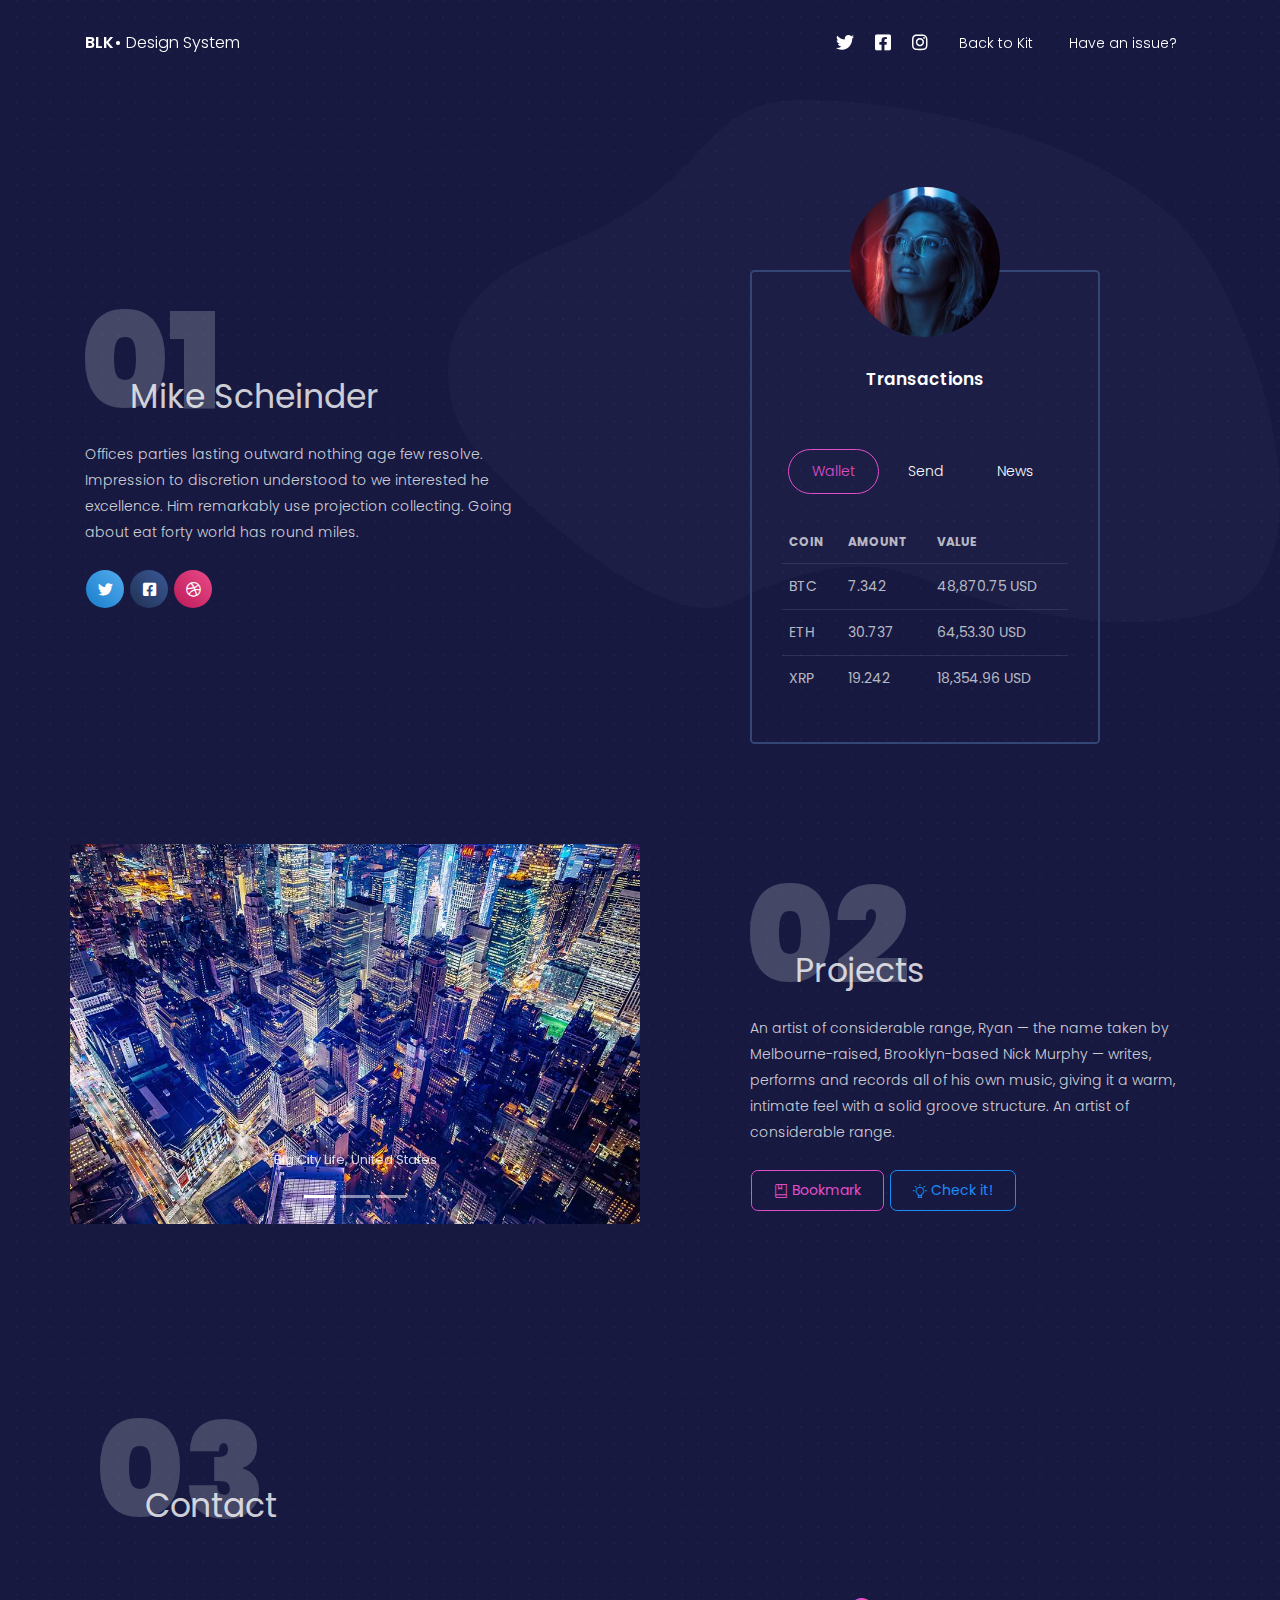
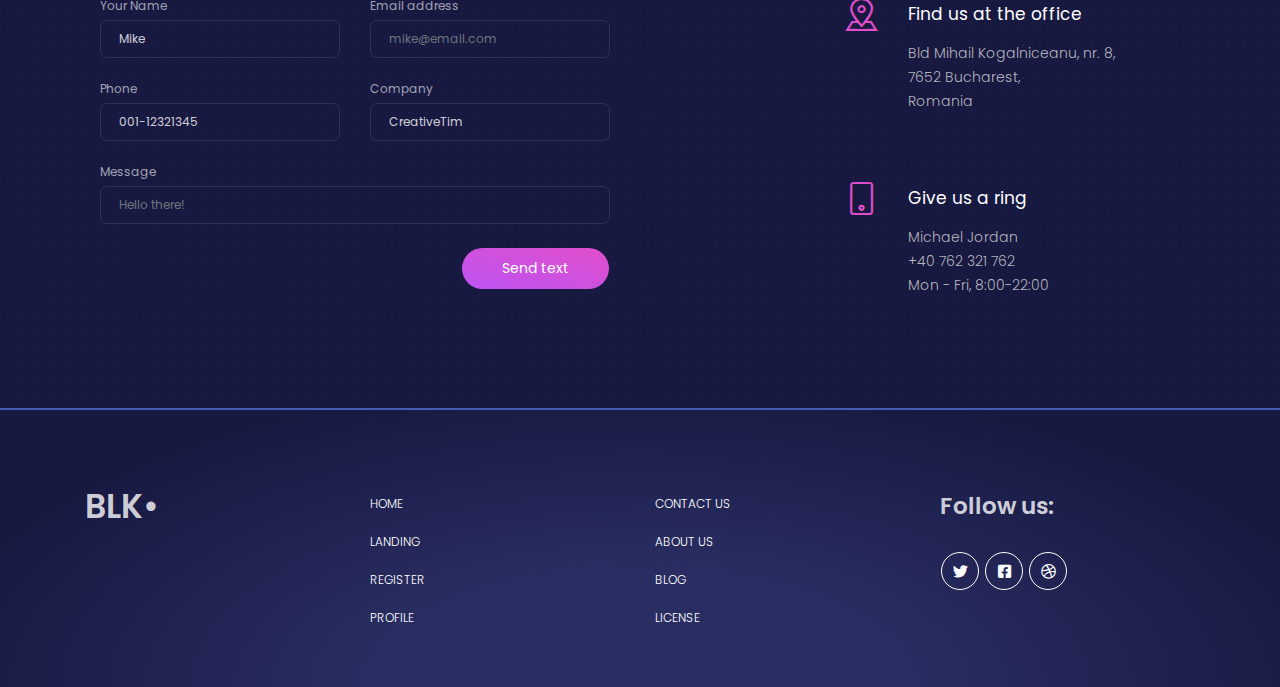
<file: examples/profile-page.html>
<!DOCTYPE html>
<html lang="en">

<head>
  <meta charset="utf-8" />
  <meta name="viewport" content="width=device-width, initial-scale=1, shrink-to-fit=no">
  <link rel="apple-touch-icon" sizes="76x76" href="../assets/img/apple-icon.png">
  <link rel="icon" type="image/png" href="../assets/img/favicon.png">
  <title>
    Blk• Design System by Creative Tim
  </title>
  <!--     Fonts and icons     -->
  <link href="https://fonts.googleapis.com/css?family=Poppins:200,300,400,600,700,800" rel="stylesheet" />
  <link href="https://use.fontawesome.com/releases/v5.0.6/css/all.css" rel="stylesheet">
  <!-- Nucleo Icons -->
  <link href="../assets/css/nucleo-icons.css" rel="stylesheet" />
  <!-- CSS Files -->
  <link href="../assets/css/blk-design-system.css?v=1.0.0" rel="stylesheet" />
  <!-- CSS Just for demo purpose, don't include it in your project -->
  <link href="../assets/demo/demo.css" rel="stylesheet" />
</head>

<body class="profile-page">
  <!-- Navbar -->
  <nav class="navbar navbar-expand-lg fixed-top navbar-transparent " color-on-scroll="100">
    <div class="container">
      <div class="navbar-translate">
        <a class="navbar-brand" href="https://demos.creative-tim.com/blk-design-system/index.html" rel="tooltip" title="Designed and Coded by Creative Tim" data-placement="bottom" >
          <span>BLK•</span> Design System
        </a>
        <button class="navbar-toggler navbar-toggler" type="button" data-toggle="collapse" data-target="#navigation" aria-controls="navigation-index" aria-expanded="false" aria-label="Toggle navigation">
          <span class="navbar-toggler-bar bar1"></span>
          <span class="navbar-toggler-bar bar2"></span>
          <span class="navbar-toggler-bar bar3"></span>
        </button>
      </div>
      <div class="collapse navbar-collapse justify-content-end" id="navigation">
        <div class="navbar-collapse-header">
          <div class="row">
            <div class="col-6 collapse-brand">
              <a>
                BLK•
              </a>
            </div>
            <div class="col-6 collapse-close text-right">
              <button type="button" class="navbar-toggler" data-toggle="collapse" data-target="#navigation" aria-controls="navigation-index" aria-expanded="false" aria-label="Toggle navigation">
                <i class="tim-icons icon-simple-remove"></i>
              </button>
            </div>
          </div>
        </div>
        <ul class="navbar-nav">
          <li class="nav-item p-0">
            <a class="nav-link" rel="tooltip" title="Follow us on Twitter" data-placement="bottom" href="#" >
              <i class="fab fa-twitter"></i>
              <p class="d-lg-none d-xl-none">Twitter</p>
            </a>
          </li>
          <li class="nav-item p-0">
            <a class="nav-link" rel="tooltip" title="Like us on Facebook" data-placement="bottom" href="#" >
              <i class="fab fa-facebook-square"></i>
              <p class="d-lg-none d-xl-none">Facebook</p>
            </a>
          </li>
          <li class="nav-item p-0">
            <a class="nav-link" rel="tooltip" title="Follow us on Instagram" data-placement="bottom" href="#" >
              <i class="fab fa-instagram"></i>
              <p class="d-lg-none d-xl-none">Instagram</p>
            </a>
          </li>
          <li class="nav-item">
            <a class="nav-link" href="../index.html">Back to Kit</a>
          </li>
          <li class="nav-item">
            <a class="nav-link" href="https://github.com/creativetimofficial/blk-design-system/issues">Have an issue?</a>
          </li>
        </ul>
      </div>
    </div>
  </nav>
  <!-- End Navbar -->
  <div class="wrapper">
    <div class="page-header">
      <img src="../assets/img/dots.png" class="dots">
      <img src="../assets/img/path4.png" class="path">
      <div class="container align-items-center">
        <div class="row">
          <div class="col-lg-6 col-md-6">
            <h1 class="profile-title text-left">Mike Scheinder</h1>
            <h5 class="text-on-back">01</h5>
            <p class="profile-description">Offices parties lasting outward nothing age few resolve. Impression to discretion understood to we interested he excellence. Him remarkably use projection collecting. Going about eat forty world has round miles.</p>
            <div class="btn-wrapper profile pt-3">
              <a  href="#" class="btn btn-icon btn-twitter btn-round" data-toggle="tooltip" data-original-title="Follow us">
                <i class="fab fa-twitter"></i>
              </a>
              <a  href="#" class="btn btn-icon btn-facebook btn-round" data-toggle="tooltip" data-original-title="Like us">
                <i class="fab fa-facebook-square"></i>
              </a>
              <a  href="https://dribbble.com/creativetim" class="btn btn-icon btn-dribbble  btn-round" data-toggle="tooltip" data-original-title="Follow us">
                <i class="fab fa-dribbble"></i>
              </a>
            </div>
          </div>
          <div class="col-lg-4 col-md-6 ml-auto mr-auto">
            <div class="card card-coin card-plain">
              <div class="card-header">
                <img src="../assets/img/mike.jpg" class="img-center img-fluid rounded-circle">
                <h4 class="title">Transactions</h4>
              </div>
              <div class="card-body">
                <ul class="nav nav-tabs nav-tabs-primary justify-content-center">
                  <li class="nav-item">
                    <a class="nav-link active" data-toggle="tab" href="#linka">
                      Wallet
                    </a>
                  </li>
                  <li class="nav-item">
                    <a class="nav-link" data-toggle="tab" href="#linkb">
                      Send
                    </a>
                  </li>
                  <li class="nav-item">
                    <a class="nav-link" data-toggle="tab" href="#linkc">
                      News
                    </a>
                  </li>
                </ul>
                <div class="tab-content tab-subcategories">
                  <div class="tab-pane active" id="linka">
                    <div class="table-responsive">
                      <table class="table tablesorter " id="plain-table">
                        <thead class=" text-primary">
                          <tr>
                            <th class="header">
                              COIN
                            </th>
                            <th class="header">
                              AMOUNT
                            </th>
                            <th class="header">
                              VALUE
                            </th>
                          </tr>
                        </thead>
                        <tbody>
                          <tr>
                            <td>
                              BTC
                            </td>
                            <td>
                              7.342
                            </td>
                            <td>
                              48,870.75 USD
                            </td>
                          </tr>
                          <tr>
                            <td>
                              ETH
                            </td>
                            <td>
                              30.737
                            </td>
                            <td>
                              64,53.30 USD
                            </td>
                          </tr>
                          <tr>
                            <td>
                              XRP
                            </td>
                            <td>
                              19.242
                            </td>
                            <td>
                              18,354.96 USD
                            </td>
                          </tr>
                        </tbody>
                      </table>
                    </div>
                  </div>
                  <div class="tab-pane" id="linkb">
                    <div class="row">
                      <label class="col-sm-3 col-form-label">Pay to</label>
                      <div class="col-sm-9">
                        <div class="form-group">
                          <input type="text" class="form-control" placeholder="e.g. 1Nasd92348hU984353hfid">
                          <span class="form-text">Please enter a valid address.</span>
                        </div>
                      </div>
                    </div>
                    <div class="row">
                      <label class="col-sm-3 col-form-label">Amount</label>
                      <div class="col-sm-9">
                        <div class="form-group">
                          <input type="text" class="form-control" placeholder="1.587">
                        </div>
                      </div>
                    </div>
                    <button type="submit" class="btn btn-simple btn-primary btn-icon btn-round float-right"><i class="tim-icons icon-send"></i></button>
                  </div>
                  <div class="tab-pane" id="linkc">
                    <div class="table-responsive">
                      <table class="table tablesorter " id="plain-table">
                        <thead class=" text-primary">
                          <tr>
                            <th class="header">
                              Latest Crypto News
                            </th>
                          </tr>
                        </thead>
                        <tbody>
                          <tr>
                            <td>
                              The Daily: Nexo to Pay on Stable...
                            </td>
                          </tr>
                          <tr>
                            <td>
                              Venezuela Begins Public of Nation...
                            </td>
                          </tr>
                          <tr>
                            <td>
                              PR: BitCanna – Dutch Blockchain...
                            </td>
                          </tr>
                        </tbody>
                      </table>
                    </div>
                  </div>
                </div>
              </div>
            </div>
          </div>
        </div>
      </div>
    </div>
    <div class="section">
      <div class="container">
        <div class="row justify-content-between">
          <div class="col-md-6">
            <div class="row justify-content-between align-items-center">
              <div id="carouselExampleIndicators" class="carousel slide" data-ride="carousel">
                <ol class="carousel-indicators">
                  <li data-target="#carouselExampleIndicators" data-slide-to="0" class="active"></li>
                  <li data-target="#carouselExampleIndicators" data-slide-to="1"></li>
                  <li data-target="#carouselExampleIndicators" data-slide-to="2"></li>
                </ol>
                <div class="carousel-inner" role="listbox">
                  <div class="carousel-item active">
                    <img class="d-block" src="../assets/img/denys.jpg" alt="First slide">
                    <div class="carousel-caption d-none d-md-block">
                      <h5>Big City Life, United States</h5>
                    </div>
                  </div>
                  <div class="carousel-item">
                    <img class="d-block" src="../assets/img/fabien-bazanegue.jpg" alt="Second slide">
                    <div class="carousel-caption d-none d-md-block">
                      <h5>Somewhere Beyond, United States</h5>
                    </div>
                  </div>
                  <div class="carousel-item">
                    <img class="d-block" src="../assets/img/mark-finn.jpg" alt="Third slide">
                    <div class="carousel-caption d-none d-md-block">
                      <h5>Stocks, United States</h5>
                    </div>
                  </div>
                </div>
                <a class="carousel-control-prev" href="#carouselExampleIndicators" role="button" data-slide="prev">
                  <i class="tim-icons icon-minimal-left"></i>
                </a>
                <a class="carousel-control-next" href="#carouselExampleIndicators" role="button" data-slide="next">
                  <i class="tim-icons icon-minimal-right"></i>
                </a>
              </div>
            </div>
          </div>
          <div class="col-md-5">
            <h1 class="profile-title text-left">Projects</h1>
            <h5 class="text-on-back">02</h5>
            <p class="profile-description text-left">An artist of considerable range, Ryan — the name taken by Melbourne-raised, Brooklyn-based Nick Murphy — writes, performs and records all of his own music, giving it a warm, intimate feel with a solid groove structure. An artist of considerable range.</p>
            <div class="btn-wrapper pt-3">
              <button href="javascript:void(0)" class="btn btn-simple btn-primary">
                <i class="tim-icons icon-book-bookmark"></i> Bookmark
              </button>
              <button href="javascript:void(0)" class="btn btn-simple btn-info">
                <i class="tim-icons icon-bulb-63"></i> Check it!
              </button>
            </div>
          </div>
        </div>
      </div>
    </div>
    <section class="section">
      <div class="container">
        <div class="row">
          <div class="col-md-6">
            <div class="card card-plain">
              <div class="card-header">
                <h1 class="profile-title text-left">Contact</h1>
                <h5 class="text-on-back">03</h5>
              </div>
              <div class="card-body">
                <form>
                  <div class="row">
                    <div class="col-md-6">
                      <div class="form-group">
                        <label>Your Name</label>
                        <input type="text" class="form-control" value="Mike">
                      </div>
                    </div>
                    <div class="col-md-6">
                      <div class="form-group">
                        <label>Email address</label>
                        <input type="email" class="form-control" placeholder="mike@email.com">
                      </div>
                    </div>
                  </div>
                  <div class="row">
                    <div class="col-md-6">
                      <div class="form-group">
                        <label>Phone</label>
                        <input type="text" class="form-control" value="001-12321345">
                      </div>
                    </div>
                    <div class="col-md-6">
                      <div class="form-group">
                        <label>Company</label>
                        <input type="text" class="form-control" value="CreativeTim">
                      </div>
                    </div>
                  </div>
                  <div class="row">
                    <div class="col-md-12">
                      <div class="form-group">
                        <label>Message</label>
                        <input type="text" class="form-control" placeholder="Hello there!">
                      </div>
                    </div>
                  </div>
                  <button type="submit" class="btn btn-primary btn-round float-right" rel="tooltip" data-original-title="Can't wait for your message" data-placement="right">Send text</button>
                </form>
              </div>
            </div>
          </div>
          <div class="col-md-4 ml-auto">
            <div class="info info-horizontal">
              <div class="icon icon-primary">
                <i class="tim-icons icon-square-pin"></i>
              </div>
              <div class="description">
                <h4 class="info-title">Find us at the office</h4>
                <p> Bld Mihail Kogalniceanu, nr. 8,
                  <br> 7652 Bucharest,
                  <br> Romania
                </p>
              </div>
            </div>
            <div class="info info-horizontal">
              <div class="icon icon-primary">
                <i class="tim-icons icon-mobile"></i>
              </div>
              <div class="description">
                <h4 class="info-title">Give us a ring</h4>
                <p> Michael Jordan
                  <br> +40 762 321 762
                  <br> Mon - Fri, 8:00-22:00
                </p>
              </div>
            </div>
          </div>
        </div>
      </div>
    </section>
    <footer class="footer">
      <div class="container">
        <div class="row">
          <div class="col-md-3">
            <h1 class="title">BLK•</h1>
          </div>
          <div class="col-md-3">
            <ul class="nav">
              <li class="nav-item">
                <a href="../index.html" class="nav-link">
                  Home
                </a>
              </li>
              <li class="nav-item">
                <a href="../examples/landing-page.html" class="nav-link">
                  Landing
                </a>
              </li>
              <li class="nav-item">
                <a href="../examples/register-page.html" class="nav-link">
                  Register
                </a>
              </li>
              <li class="nav-item">
                <a href="../examples/profile-page.html" class="nav-link">
                  Profile
                </a>
              </li>
            </ul>
          </div>
          <div class="col-md-3">
            <ul class="nav">
              <li class="nav-item">
                <a href="https://creative-tim.com/contact-us" class="nav-link">
                  Contact Us
                </a>
              </li>
              <li class="nav-item">
                <a href="https://creative-tim.com/about-us" class="nav-link">
                  About Us
                </a>
              </li>
              <li class="nav-item">
                <a href="https://creative-tim.com/blog" class="nav-link">
                  Blog
                </a>
              </li>
              <li class="nav-item">
                <a href="https://opensource.org/licenses/MIT" class="nav-link">
                  License
                </a>
              </li>
            </ul>
          </div>
          <div class="col-md-3">
            <h3 class="title">Follow us:</h3>
            <div class="btn-wrapper profile">
              <a  href="#" class="btn btn-icon btn-neutral btn-round btn-simple" data-toggle="tooltip" data-original-title="Follow us">
                <i class="fab fa-twitter"></i>
              </a>
              <a  href="#" class="btn btn-icon btn-neutral btn-round btn-simple" data-toggle="tooltip" data-original-title="Like us">
                <i class="fab fa-facebook-square"></i>
              </a>
              <a  href="https://dribbble.com/creativetim" class="btn btn-icon btn-neutral  btn-round btn-simple" data-toggle="tooltip" data-original-title="Follow us">
                <i class="fab fa-dribbble"></i>
              </a>
            </div>
          </div>
        </div>
      </div>
    </footer>
  </div>
  <!--   Core JS Files   -->
  <script src="../assets/js/core/jquery.min.js" type="text/javascript"></script>
  <script src="../assets/js/core/popper.min.js" type="text/javascript"></script>
  <script src="../assets/js/core/bootstrap.min.js" type="text/javascript"></script>
  <script src="../assets/js/plugins/perfect-scrollbar.jquery.min.js"></script>
  <!--  Plugin for Switches, full documentation here: http://www.jque.re/plugins/version3/bootstrap.switch/ -->
  <script src="../assets/js/plugins/bootstrap-switch.js"></script>
  <!--  Plugin for the Sliders, full documentation here: http://refreshless.com/nouislider/ -->
  <script src="../assets/js/plugins/nouislider.min.js" type="text/javascript"></script>
  <!-- Chart JS -->
  <script src="../assets/js/plugins/chartjs.min.js"></script>
  <!--  Plugin for the DatePicker, full documentation here: https://github.com/uxsolutions/bootstrap-datepicker -->
  <script src="../assets/js/plugins/moment.min.js"></script>
  <script src="../assets/js/plugins/bootstrap-datetimepicker.js" type="text/javascript"></script>
  <!-- Black Dashboard DEMO methods, don't include it in your project! -->
  <script src="../assets/demo/demo.js"></script>
  <!-- Control Center for Black UI Kit: parallax effects, scripts for the example pages etc -->
  <script src="../assets/js/blk-design-system.min.js?v=1.0.0" type="text/javascript"></script>
</body>

</html>
</file>
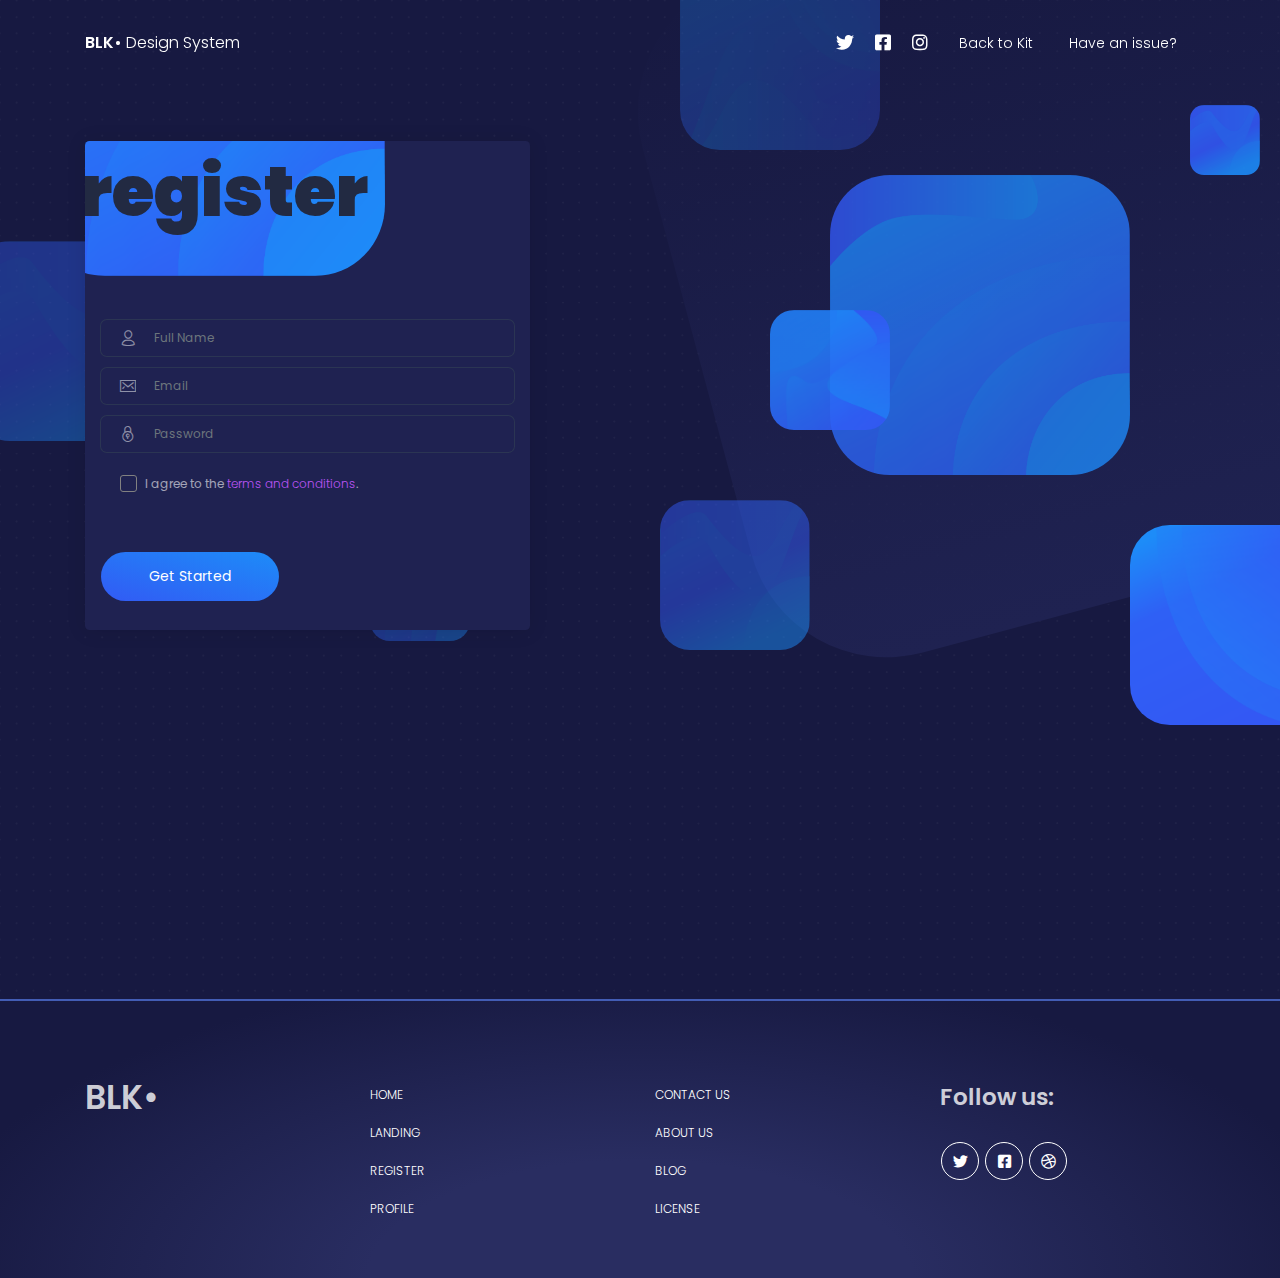
<file: examples/register-page.html>
<!--
=========================================================
* BLK Design System- v1.0.0
=========================================================

* Product Page: https://www.creative-tim.com/product/blk-design-system
* Copyright 2019 Creative Tim (https://www.creative-tim.com)
* Licensed under MIT

* Coded by Creative Tim

=========================================================

* The above copyright notice and this permission notice shall be included in all copies or substantial portions of the Software.
 -->
<!DOCTYPE html>
<html lang="en">

<head>
  <meta charset="utf-8" />
  <meta name="viewport" content="width=device-width, initial-scale=1, shrink-to-fit=no">
  <link rel="apple-touch-icon" sizes="76x76" href="../assets/img/apple-icon.png">
  <link rel="icon" type="image/png" href="../assets/img/favicon.png">
  <title>
    Blk• Design System by Creative Tim
  </title>
  <!--     Fonts and icons     -->
  <link href="https://fonts.googleapis.com/css?family=Poppins:200,300,400,600,700,800" rel="stylesheet" />
  <link href="https://use.fontawesome.com/releases/v5.0.6/css/all.css" rel="stylesheet">
  <!-- Nucleo Icons -->
  <link href="../assets/css/nucleo-icons.css" rel="stylesheet" />
  <!-- CSS Files -->
  <link href="../assets/css/blk-design-system.css?v=1.0.0" rel="stylesheet" />
  <!-- CSS Just for demo purpose, don't include it in your project -->
  <link href="../assets/demo/demo.css" rel="stylesheet" />
</head>

<body class="register-page">
  <!-- Navbar -->
  <nav class="navbar navbar-expand-lg fixed-top navbar-transparent " color-on-scroll="100">
    <div class="container">
      <div class="navbar-translate">
        <a class="navbar-brand" href="https://demos.creative-tim.com/blk-design-system/index.html" rel="tooltip" title="Designed and Coded by Creative Tim" data-placement="bottom" >
          <span>BLK•</span> Design System
        </a>
        <button class="navbar-toggler navbar-toggler" type="button" data-toggle="collapse" data-target="#navigation" aria-controls="navigation-index" aria-expanded="false" aria-label="Toggle navigation">
          <span class="navbar-toggler-bar bar1"></span>
          <span class="navbar-toggler-bar bar2"></span>
          <span class="navbar-toggler-bar bar3"></span>
        </button>
      </div>
      <div class="collapse navbar-collapse justify-content-end" id="navigation">
        <div class="navbar-collapse-header">
          <div class="row">
            <div class="col-6 collapse-brand">
              <a>
                BLK•
              </a>
            </div>
            <div class="col-6 collapse-close text-right">
              <button type="button" class="navbar-toggler" data-toggle="collapse" data-target="#navigation" aria-controls="navigation-index" aria-expanded="false" aria-label="Toggle navigation">
                <i class="tim-icons icon-simple-remove"></i>
              </button>
            </div>
          </div>
        </div>
        <ul class="navbar-nav">
          <li class="nav-item p-0">
            <a class="nav-link" rel="tooltip" title="Follow us on Twitter" data-placement="bottom" href="#" >
              <i class="fab fa-twitter"></i>
              <p class="d-lg-none d-xl-none">Twitter</p>
            </a>
          </li>
          <li class="nav-item p-0">
            <a class="nav-link" rel="tooltip" title="Like us on Facebook" data-placement="bottom" href="#" >
              <i class="fab fa-facebook-square"></i>
              <p class="d-lg-none d-xl-none">Facebook</p>
            </a>
          </li>
          <li class="nav-item p-0">
            <a class="nav-link" rel="tooltip" title="Follow us on Instagram" data-placement="bottom" href="#" >
              <i class="fab fa-instagram"></i>
              <p class="d-lg-none d-xl-none">Instagram</p>
            </a>
          </li>
          <li class="nav-item">
            <a class="nav-link" href="../index.html">Back to Kit</a>
          </li>
          <li class="nav-item">
            <a class="nav-link" href="https://github.com/creativetimofficial/blk-design-system/issues">Have an issue?</a>
          </li>
        </ul>
      </div>
    </div>
  </nav>
  <!-- End Navbar -->
  <div class="wrapper">
    <div class="page-header">
      <div class="page-header-image"></div>
      <div class="content">
        <div class="container">
          <div class="row">
            <div class="col-lg-5 col-md-6 offset-lg-0 offset-md-3">
              <div id="square7" class="square square-7"></div>
              <div id="square8" class="square square-8"></div>
              <div class="card card-register">
                <div class="card-header">
                  <img class="card-img" src="../assets/img/square1.png" alt="Card image">
                  <h4 class="card-title">Register</h4>
                </div>
                <div class="card-body">
                  <form class="form">
                    <div class="input-group">
                      <div class="input-group-prepend">
                        <div class="input-group-text">
                          <i class="tim-icons icon-single-02"></i>
                        </div>
                      </div>
                      <input type="text" class="form-control" placeholder="Full Name">
                    </div>
                    <div class="input-group">
                      <div class="input-group-prepend">
                        <div class="input-group-text">
                          <i class="tim-icons icon-email-85"></i>
                        </div>
                      </div>
                      <input type="text" placeholder="Email" class="form-control">
                    </div>
                    <div class="input-group">
                      <div class="input-group-prepend">
                        <div class="input-group-text">
                          <i class="tim-icons icon-lock-circle"></i>
                        </div>
                      </div>
                      <input type="text" class="form-control" placeholder="Password">
                    </div>
                    <div class="form-check text-left">
                      <label class="form-check-label">
                        <input class="form-check-input" type="checkbox">
                        <span class="form-check-sign"></span>
                        I agree to the
                        <a href="javascript:void(0)">terms and conditions</a>.
                      </label>
                    </div>
                  </form>
                </div>
                <div class="card-footer">
                  <a href="javascript:void(0)" class="btn btn-info btn-round btn-lg">Get Started</a>
                </div>
              </div>
            </div>
          </div>
          <div class="register-bg"></div>
          <div id="square1" class="square square-1"></div>
          <div id="square2" class="square square-2"></div>
          <div id="square3" class="square square-3"></div>
          <div id="square4" class="square square-4"></div>
          <div id="square5" class="square square-5"></div>
          <div id="square6" class="square square-6"></div>
        </div>
      </div>
    </div>
    <footer class="footer">
      <div class="container">
        <div class="row">
          <div class="col-md-3">
            <h1 class="title">BLK•</h1>
          </div>
          <div class="col-md-3">
            <ul class="nav">
              <li class="nav-item">
                <a href="../index.html" class="nav-link">
                  Home
                </a>
              </li>
              <li class="nav-item">
                <a href="../examples/landing-page.html" class="nav-link">
                  Landing
                </a>
              </li>
              <li class="nav-item">
                <a href="../examples/register-page.html" class="nav-link">
                  Register
                </a>
              </li>
              <li class="nav-item">
                <a href="../examples/profile-page.html" class="nav-link">
                  Profile
                </a>
              </li>
            </ul>
          </div>
          <div class="col-md-3">
            <ul class="nav">
              <li class="nav-item">
                <a href="https://creative-tim.com/contact-us" class="nav-link">
                  Contact Us
                </a>
              </li>
              <li class="nav-item">
                <a href="https://creative-tim.com/about-us" class="nav-link">
                  About Us
                </a>
              </li>
              <li class="nav-item">
                <a href="https://creative-tim.com/blog" class="nav-link">
                  Blog
                </a>
              </li>
              <li class="nav-item">
                <a href="https://opensource.org/licenses/MIT" class="nav-link">
                  License
                </a>
              </li>
            </ul>
          </div>
          <div class="col-md-3">
            <h3 class="title">Follow us:</h3>
            <div class="btn-wrapper profile">
              <a  href="#" class="btn btn-icon btn-neutral btn-round btn-simple" data-toggle="tooltip" data-original-title="Follow us">
                <i class="fab fa-twitter"></i>
              </a>
              <a  href="#" class="btn btn-icon btn-neutral btn-round btn-simple" data-toggle="tooltip" data-original-title="Like us">
                <i class="fab fa-facebook-square"></i>
              </a>
              <a  href="https://dribbble.com/creativetim" class="btn btn-icon btn-neutral  btn-round btn-simple" data-toggle="tooltip" data-original-title="Follow us">
                <i class="fab fa-dribbble"></i>
              </a>
            </div>
          </div>
        </div>
      </div>
    </footer>
  </div>
  <!--   Core JS Files   -->
  <script src="../assets/js/core/jquery.min.js" type="text/javascript"></script>
  <script src="../assets/js/core/popper.min.js" type="text/javascript"></script>
  <script src="../assets/js/core/bootstrap.min.js" type="text/javascript"></script>
  <script src="../assets/js/plugins/perfect-scrollbar.jquery.min.js"></script>
  <!--  Plugin for Switches, full documentation here: http://www.jque.re/plugins/version3/bootstrap.switch/ -->
  <script src="../assets/js/plugins/bootstrap-switch.js"></script>
  <!--  Plugin for the Sliders, full documentation here: http://refreshless.com/nouislider/ -->
  <script src="../assets/js/plugins/nouislider.min.js" type="text/javascript"></script>
  <!-- Chart JS -->
  <script src="../assets/js/plugins/chartjs.min.js"></script>
  <!--  Plugin for the DatePicker, full documentation here: https://github.com/uxsolutions/bootstrap-datepicker -->
  <script src="../assets/js/plugins/moment.min.js"></script>
  <script src="../assets/js/plugins/bootstrap-datetimepicker.js" type="text/javascript"></script>
  <!-- Black Dashboard DEMO methods, don't include it in your project! -->
  <script src="../assets/demo/demo.js"></script>
  <!-- Control Center for Black UI Kit: parallax effects, scripts for the example pages etc -->
  <script src="../assets/js/blk-design-system.min.js?v=1.0.0" type="text/javascript"></script>
</body>

</html>
</file>
<file: assets/css/nucleo-icons.css>
/* --------------------------------

Nucleo Outline Web Font - nucleoapp.com/
License - nucleoapp.com/license/
Created using IcoMoon - icomoon.io

-------------------------------- */

@font-face {
  font-family: 'Nucleo';
  src: url('../fonts/nucleo.eot');
  src: url('../fonts/nucleo.eot') format('embedded-opentype'), url('../fonts/nucleo.woff2') format('woff2'), url('../fonts/nucleo.woff') format('woff'), url('../fonts/nucleo.ttf') format('truetype'), url('../fonts/nucleo.svg') format('svg');
  font-weight: normal;
  font-style: normal;
}

/*------------------------
	base class definition
-------------------------*/

.tim-icons {
  display: inline-block;
  font: normal normal normal 1em/1 'Nucleo';
  vertical-align: middle;
  speak: none;
  text-transform: none;
  /* Better Font Rendering */
  -webkit-font-smoothing: antialiased;
  -moz-osx-font-smoothing: grayscale;
}

.font-icon-detail {
  text-align: center;
  padding: 45px 0 30px;
  border: 1px solid #e44cc4;
  border-radius: .1875rem;
  margin: 15px 0;
  min-height: 168px;
}

.font-icon-detail i {
  color: #FFFFFF;
  font-size: 1.5em;
}

.font-icon-detail p {
  color: #e44cc4 !important;
  margin-top: 30px;
  padding: 0 10px;
  font-size: .7142em;
}

/*------------------------
  change icon size
-------------------------*/

.tim-icons-sm {
  font-size: 0.8em;
}

.tim-icons-lg {
  font-size: 1.2em;
}

/* absolute units */

.tim-icons-16 {
  font-size: 16px;
}

.tim-icons-32 {
  font-size: 32px;
}

/*----------------------------------
  add a square/circle background
-----------------------------------*/

.tim-icons-bg-square,
.tim-icons-bg-circle {
  padding: 0.35em;
}

.tim-icons-bg-circle {
  border-radius: 50%;
}

/*------------------------
  list icons
-------------------------*/

/*------------------------
  spinning icons
-------------------------*/

.tim-icons-is-spinning {
  -webkit-animation: tim-icons-spin 2s infinite linear;
  -moz-animation: tim-icons-spin 2s infinite linear;
  animation: tim-icons-spin 2s infinite linear;
}

@-webkit-keyframes tim-icons-spin {
  0% {
    -webkit-transform: rotate(0deg);
  }
  100% {
    -webkit-transform: rotate(360deg);
  }
}

@-moz-keyframes tim-icons-spin {
  0% {
    -moz-transform: rotate(0deg);
  }
  100% {
    -moz-transform: rotate(360deg);
  }
}

@keyframes tim-icons-spin {
  0% {
    -webkit-transform: rotate(0deg);
    -moz-transform: rotate(0deg);
    -ms-transform: rotate(0deg);
    -o-transform: rotate(0deg);
    transform: rotate(0deg);
  }
  100% {
    -webkit-transform: rotate(360deg);
    -moz-transform: rotate(360deg);
    -ms-transform: rotate(360deg);
    -o-transform: rotate(360deg);
    transform: rotate(360deg);
  }
}

/*------------------------
  rotated/flipped icons
-------------------------*/

/*------------------------
	icons
-------------------------*/

.icon-alert-circle-exc::before {
  content: "\ea02";
}

.icon-align-center::before {
  content: "\ea03";
}

.icon-align-left-2::before {
  content: "\ea04";
}

.icon-app::before {
  content: "\ea05";
}

.icon-atom::before {
  content: "\ea06";
}

.icon-attach-87::before {
  content: "\ea07";
}

.icon-badge::before {
  content: "\ea08";
}

.icon-bag-16::before {
  content: "\ea09";
}

.icon-bank::before {
  content: "\ea0a";
}

.icon-basket-simple::before {
  content: "\ea0b";
}

.icon-bell-55::before {
  content: "\ea0c";
}

.icon-bold::before {
  content: "\ea0d";
}

.icon-book-bookmark::before {
  content: "\ea0e";
}

.icon-bulb-63::before {
  content: "\ea0f";
}

.icon-bullet-list-67::before {
  content: "\ea10";
}

.icon-bus-front-12::before {
  content: "\ea11";
}

.icon-button-pause::before {
  content: "\ea12";
}

.icon-button-power::before {
  content: "\ea13";
}

.icon-calendar-60::before {
  content: "\ea14";
}

.icon-camera-18::before {
  content: "\ea15";
}

.icon-caps-small::before {
  content: "\ea16";
}

.icon-cart::before {
  content: "\ea17";
}

.icon-chart-bar-32::before {
  content: "\ea18";
}

.icon-chart-pie-36::before {
  content: "\ea19";
}

.icon-chat-33::before {
  content: "\ea1a";
}

.icon-check-2::before {
  content: "\ea1b";
}

.icon-cloud-download-93::before {
  content: "\ea1c";
}

.icon-cloud-upload-94::before {
  content: "\ea1d";
}

.icon-coins::before {
  content: "\ea1e";
}

.icon-compass-05::before {
  content: "\ea1f";
}

.icon-controller::before {
  content: "\ea20";
}

.icon-credit-card::before {
  content: "\ea21";
}

.icon-delivery-fast::before {
  content: "\ea22";
}

.icon-double-left::before {
  content: "\ea23";
}

.icon-double-right::before {
  content: "\ea24";
}

.icon-email-85::before {
  content: "\ea25";
}

.icon-gift-2::before {
  content: "\ea26";
}

.icon-globe-2::before {
  content: "\ea27";
}

.icon-headphones::before {
  content: "\ea28";
}

.icon-heart-2::before {
  content: "\ea29";
}

.icon-html5::before {
  content: "\ea2a";
}

.icon-image-02::before {
  content: "\ea2b";
}

.icon-istanbul::before {
  content: "\ea2c";
}

.icon-key-25::before {
  content: "\ea2d";
}

.icon-laptop::before {
  content: "\ea2e";
}

.icon-light-3::before {
  content: "\ea2f";
}

.icon-link-72::before {
  content: "\ea30";
}

.icon-lock-circle::before {
  content: "\ea31";
}

.icon-map-big::before {
  content: "\ea32";
}

.icon-minimal-down::before {
  content: "\ea33";
}

.icon-minimal-left::before {
  content: "\ea34";
}

.icon-minimal-right::before {
  content: "\ea35";
}

.icon-minimal-up::before {
  content: "\ea36";
}

.icon-mobile::before {
  content: "\ea37";
}

.icon-molecule-40::before {
  content: "\ea38";
}

.icon-money-coins::before {
  content: "\ea39";
}

.icon-notes::before {
  content: "\ea3a";
}

.icon-palette::before {
  content: "\ea3b";
}

.icon-paper::before {
  content: "\ea3c";
}

.icon-pencil::before {
  content: "\ea3d";
}

.icon-pin::before {
  content: "\ea3e";
}

.icon-planet::before {
  content: "\ea3f";
}

.icon-puzzle-10::before {
  content: "\ea40";
}

.icon-satisfied::before {
  content: "\ea41";
}

.icon-scissors::before {
  content: "\ea42";
}

.icon-send::before {
  content: "\ea43";
}

.icon-settings-gear-63::before {
  content: "\ea44";
}

.icon-settings::before {
  content: "\ea45";
}

.icon-simple-add::before {
  content: "\ea46";
}

.icon-simple-delete::before {
  content: "\ea47";
}

.icon-simple-remove::before {
  content: "\ea48";
}

.icon-single-02::before {
  content: "\ea49";
}

.icon-single-copy-04::before {
  content: "\ea4a";
}

.icon-sound-wave::before {
  content: "\ea4b";
}

.icon-spaceship::before {
  content: "\ea4c";
}

.icon-square-pin::before {
  content: "\ea4d";
}

.icon-support-17::before {
  content: "\ea4e";
}

.icon-tablet-2::before {
  content: "\ea4f";
}

.icon-tag::before {
  content: "\ea50";
}

.icon-tap-02::before {
  content: "\ea51";
}

.icon-tie-bow::before {
  content: "\ea52";
}

.icon-time-alarm::before {
  content: "\ea53";
}

.icon-trash-simple::before {
  content: "\ea54";
}

.icon-triangle-right-17::before {
  content: "\ea55";
}

.icon-trophy::before {
  content: "\ea56";
}

.icon-tv-2::before {
  content: "\ea57";
}

.icon-upload::before {
  content: "\ea58";
}

.icon-user-run::before {
  content: "\ea59";
}

.icon-vector::before {
  content: "\ea5a";
}

.icon-video-66::before {
  content: "\ea5b";
}

.icon-volume-98::before {
  content: "\ea5c";
}

.icon-wallet-43::before {
  content: "\ea5d";
}

.icon-watch-time::before {
  content: "\ea5e";
}

.icon-wifi::before {
  content: "\ea5f";
}

.icon-world::before {
  content: "\ea60";
}

.icon-zoom-split::before {
  content: "\ea61";
}

.icon-refresh-01::before {
  content: "\ea62";
}

.icon-refresh-02::before {
  content: "\ea63";
}

.icon-shape-star::before {
  content: "\ea64";
}

.icon-components::before {
  content: "\ea65";
}
</file>
